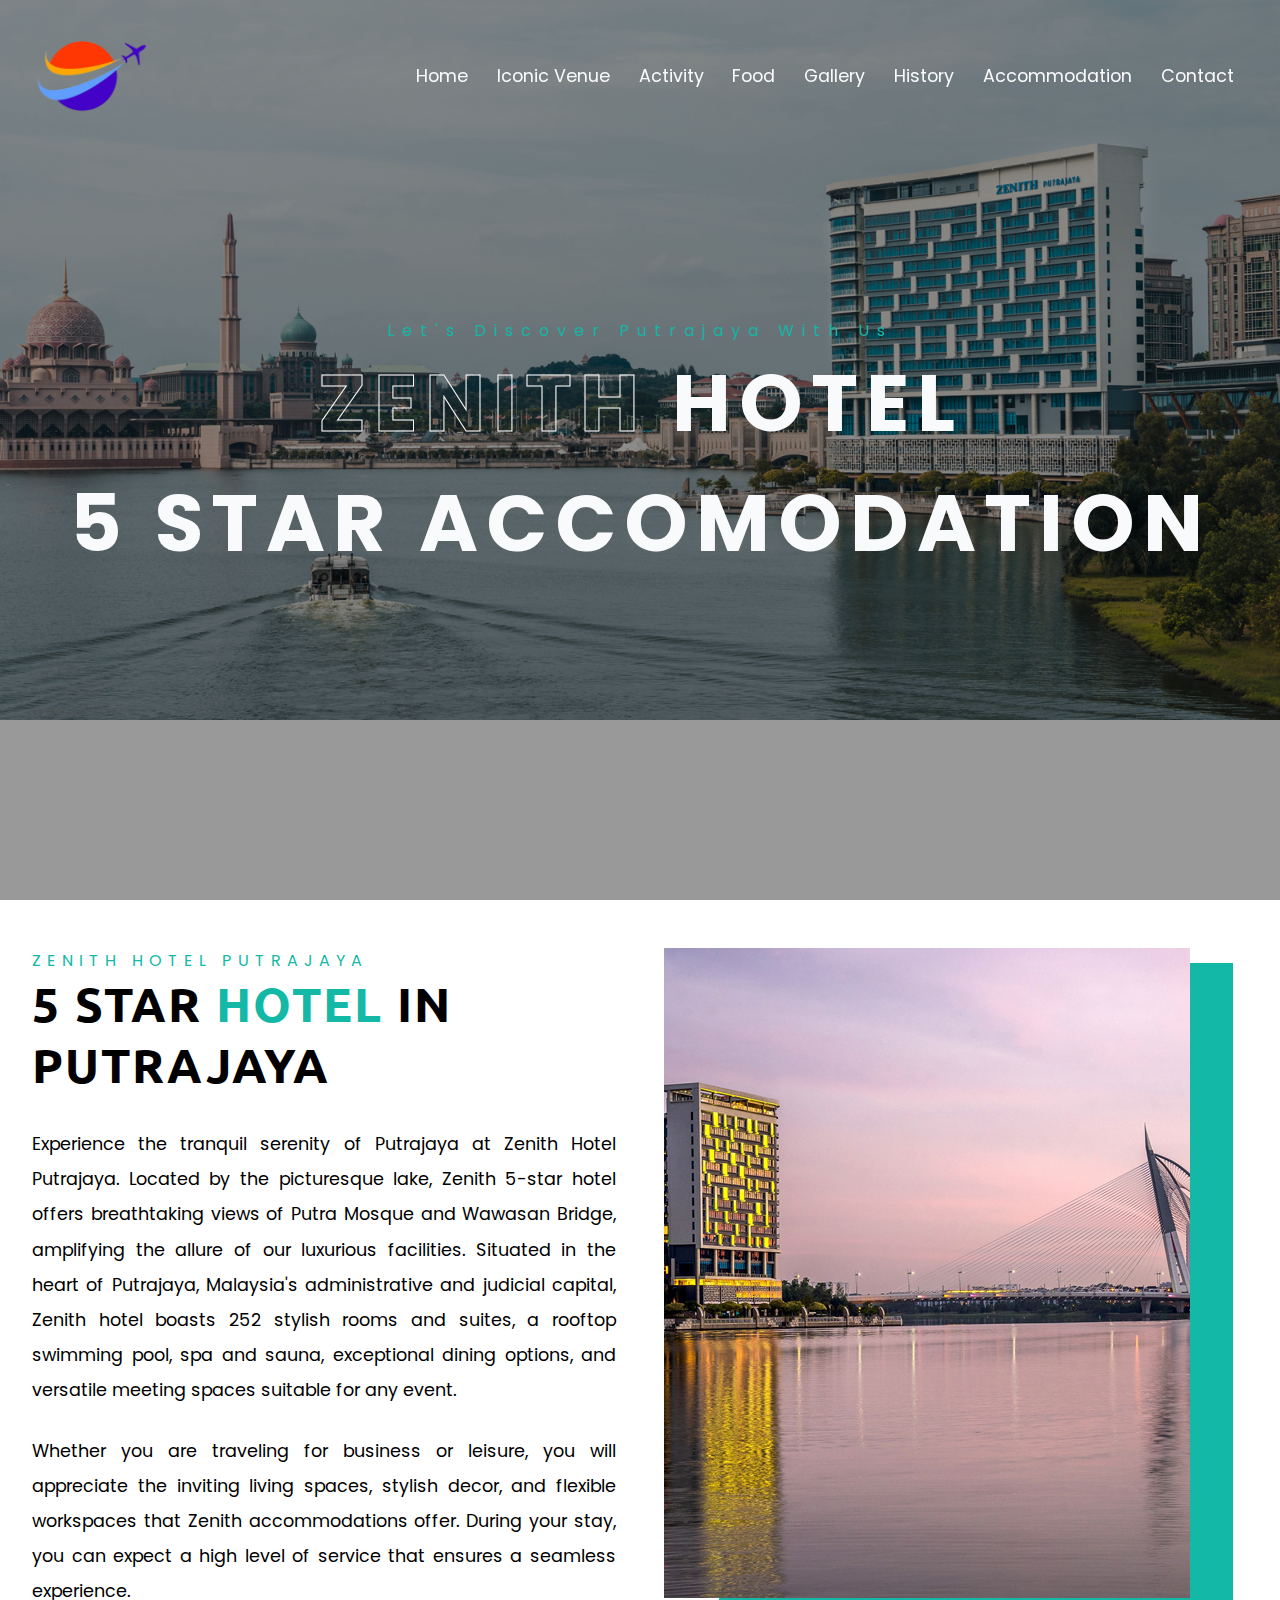
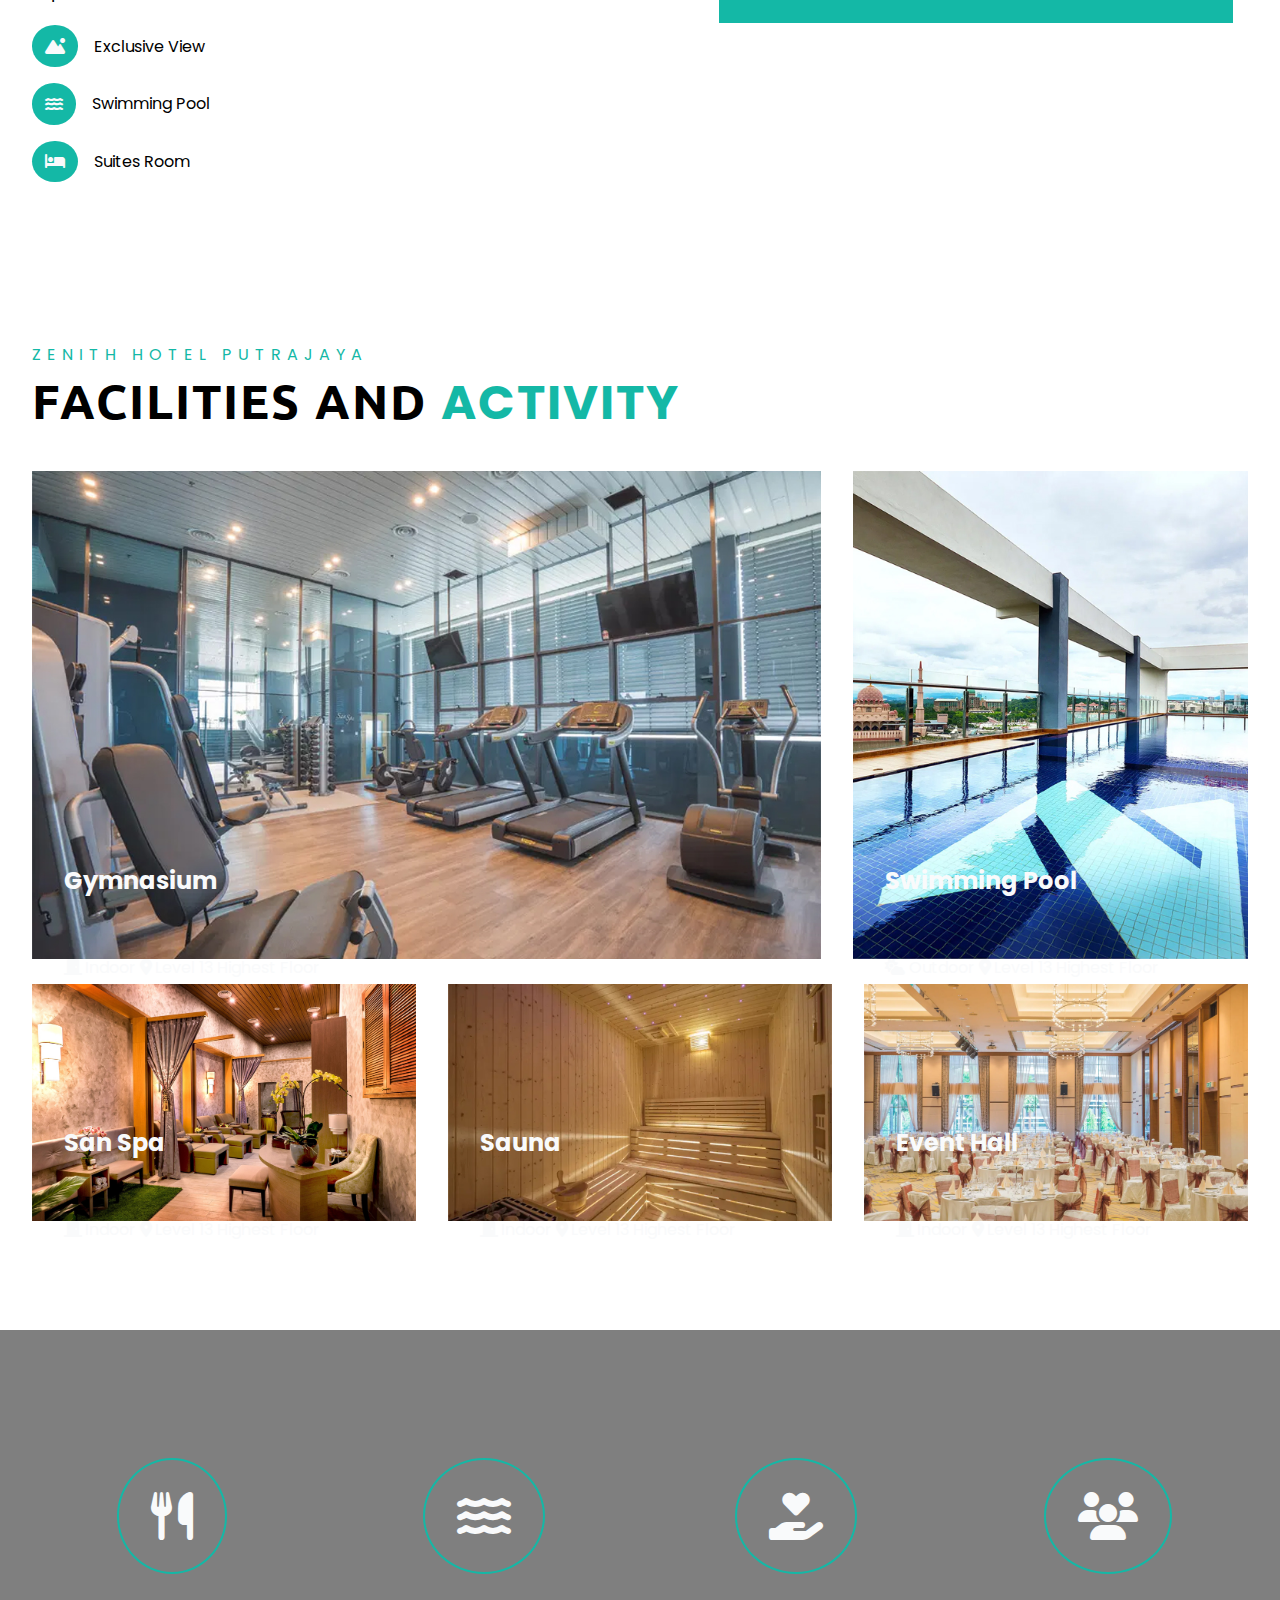
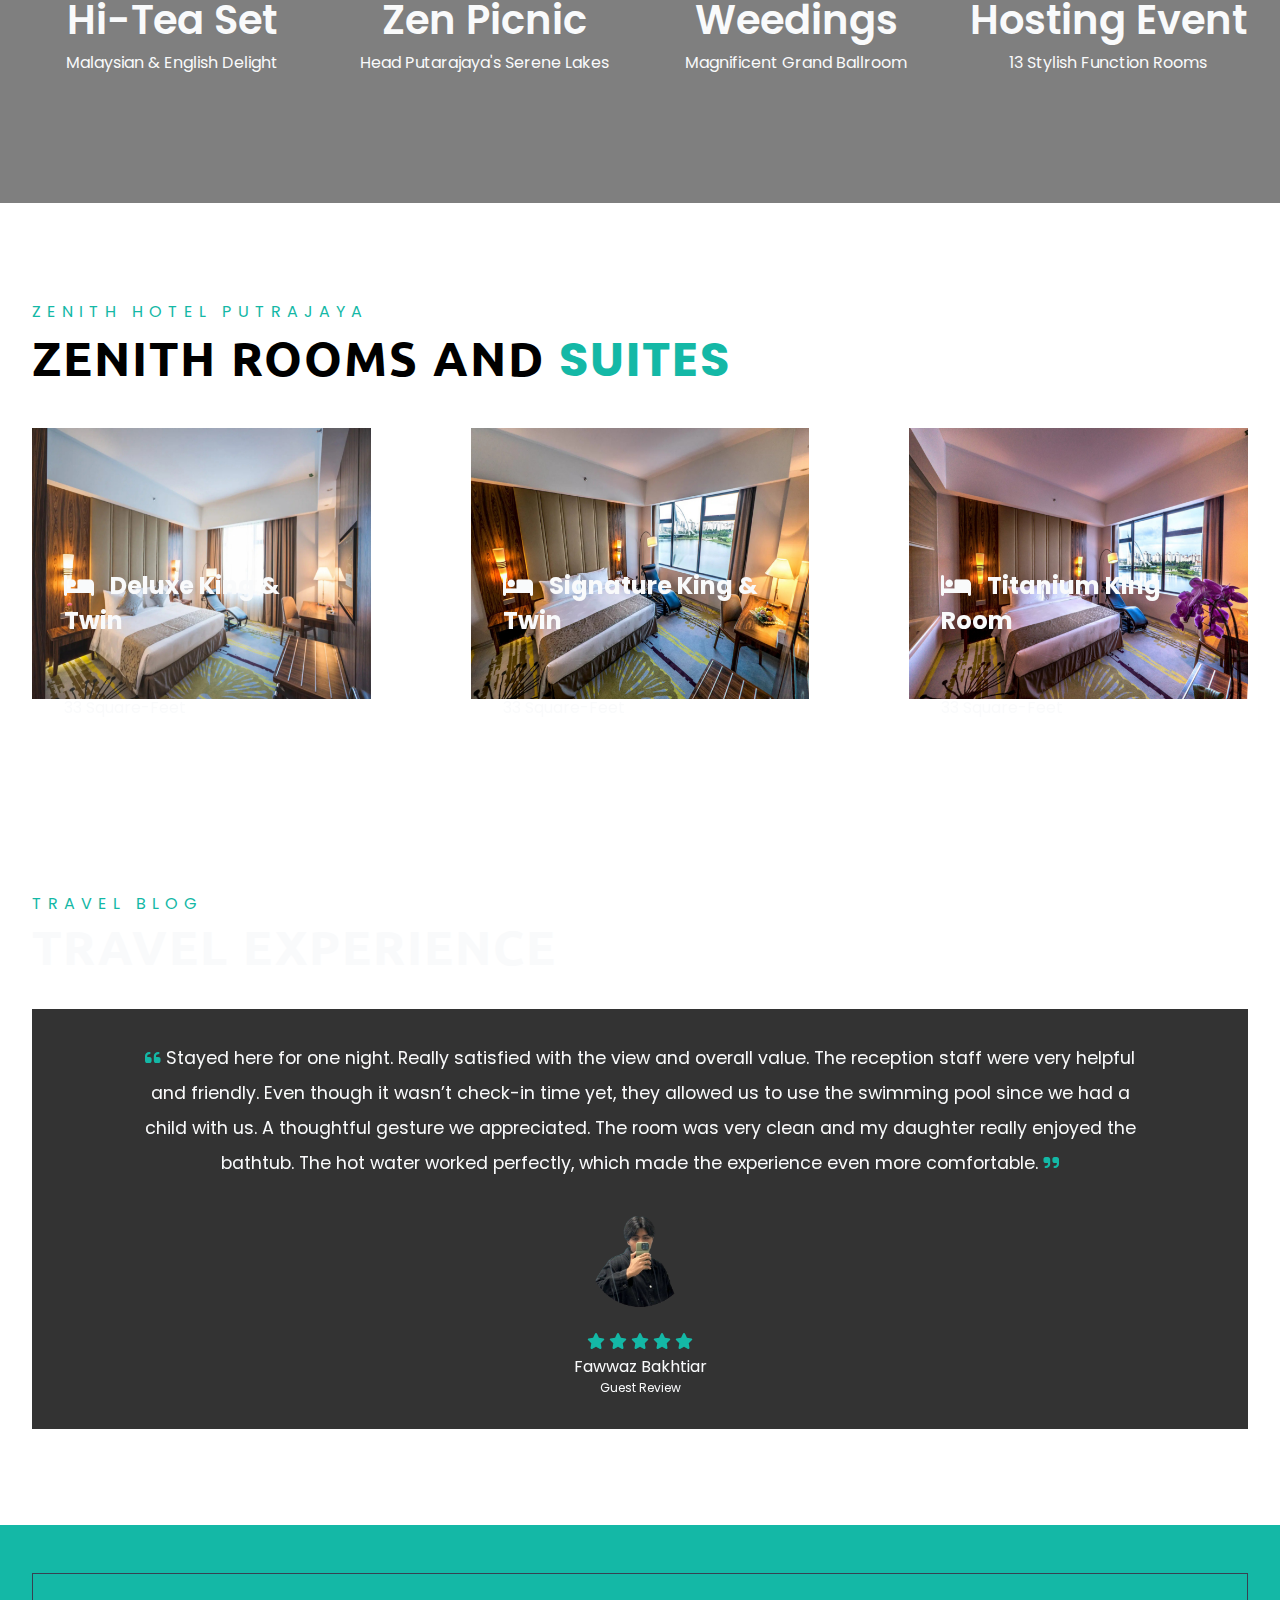
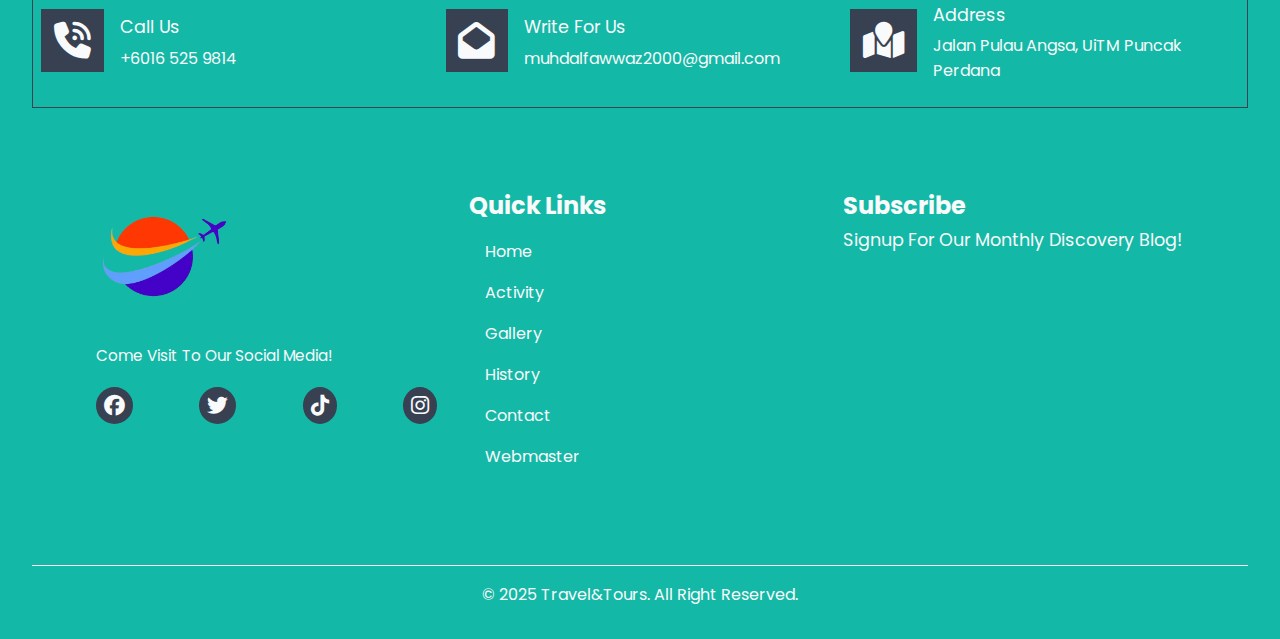
<file: accommodation.html>
<!DOCTYPE html>
<html lang="en">
<head>
    <meta charset="UTF-8">
    <meta name="viewport" content="width=device-width, initial-scale=1.0">
    <title>Hotel</title>
    <link rel="stylesheet" href="style.css">
    <link rel="stylesheet" href="https://cdnjs.cloudflare.com/ajax/libs/font-awesome/6.7.2/css/all.min.css" />
    <link rel="stylesheet" href="https://cdn.jsdelivr.net/npm/swiper@11/swiper-bundle.min.css" />
</head>
<body>

    <header>
        <div class="container">
            <nav>
                <div class="logo">
                    <img src="logo1.png" alt="">
                </div>
                <ul>
                    <li><a href="index.html">Home</a></li>
                    <li class="dropdown">
                        <a href="iconicvenue.html">Iconic Venue</a>
                        <ul class="dropdown-menu">
                            <li><a href="masjidputra.html">Putra Mosque</a></li>
                            <li><a href="pejabatpm.html">Perdana Putra</a></li>
                            <li><a href="dataranputra.html">Putra Square</a></li>
                        </ul>
                    </li>
                    <li class="dropdown">
                        <a href="Activity.html">Activity</a>
                        <ul class="dropdown-menu">
                            <li><a href="cruise.html">Cruise</a></li>
                            <li><a href="jogging.html">Jogging</a></li>
                        </ul>
                    </li>
                    <li><a href="food.html">Food</a></li>
                    <li><a href="gallery.html">Gallery</a></li>
                    <li><a href="history.html">History</a></li>
                    <li><a href="accommodation.html">Accommodation</a></li>
                    <li><a href="contact2.html">Contact</a></li>
                </ul>
            </nav> 
        </div>
    </header>

    <main>
        <div class="slider-container swiper">
            <div class="slide-content swiper-wrapper">
                <div class="overlay swiper-slide">
                    <div class="image-wrapper">
                        <img src="Zenith1.jpg" alt="">
                    </div>
                    <div class="img-overlay">
                        <p>Let's Discover Putrajaya With Us</p>
                        <h2><span>Zenith</span> Hotel</h2>
                        <h2>5 Star Accomodation</h2>
                    </div>
                </div>
                <div class="overlay swiper-slide">
                    <div class="image-wrapper">
                        <img src="Zenith2.jpg" alt="">
                    </div>
                    <div class="img-overlay">
                        <p>Let's Discover Putrajaya With Us</p>
                        <h2><span>Zenith</span> Hotel</h2>
                        <h2>5 Star Accomodation</h2>
                    </div>
                </div>
                <div class="overlay swiper-slide">
                    <div class="image-wrapper">
                        <img src="Zenith3.jpg" alt="">
                    </div>
                    <div class="img-overlay">
                        <p>Let's Discover Putrajaya With Us</p>
                        <h2><span>Zenith</span> Hotel</h2>
                        <h2>5 Star Accomodation</h2>
                    </div>
                </div>
            </div>
        </div>
    </main>

    <section id="about">
        <div class="container">
            <div class="about-content-wrapper">
                <div class="agency-left-side">
                    <p class="heading-normal-txt">ZENITH HOTEL PUTRAJAYA</p>
                    <h2 class="headings">
                        5 STAR <span>HOTEL</span> IN PUTRAJAYA
                    </h2>
                    <p class="lead">
                        Experience the tranquil serenity of Putrajaya at Zenith Hotel Putrajaya. Located by the picturesque lake, Zenith 5-star hotel offers breathtaking views of Putra Mosque and Wawasan Bridge, amplifying the allure of our luxurious facilities. Situated in the heart of Putrajaya, Malaysia's administrative and judicial capital, Zenith hotel boasts 252 stylish rooms and suites, a rooftop swimming pool, spa and sauna, exceptional dining options, and versatile meeting spaces suitable for any event.
                    </p>
                    <br>
                    <p class="lead">
                        Whether you are traveling for business or leisure, you will appreciate the inviting living spaces, stylish decor, and flexible workspaces that Zenith accommodations offer. During your stay, you can expect a high level of service that ensures a seamless experience.
                    </p>
                    <ul>
                        <li>
                            <div class="icons">
                                <i class="fa fa-mountain-sun"></i>
                                <p>Exclusive View</p>
                            </div>
                        </li>
                        <li>
                            <div class="icons">
                                <i class="fa fa-water"></i>
                                <p>Swimming Pool</p>
                            </div>
                        </li>
                        <li>
                            <div class="icons">
                                <i class="fa fa-bed"></i>
                                <p>Suites Room</p>
                            </div>
                        </li>
                    </ul>
                </div>
                <div class="agency-right-side">
                    <div class="img">
                        <img src="Zenith5.jpg" alt="">
                    </div>
                </div>
            </div>
        </div>
    </section>

    <section id="choose-place">
        <div class="container">
            <p class="heading-normal-txt">ZENITH HOTEL PUTRAJAYA</p>
            <h2 class="headings">FACILITIES AND <span>ACTIVITY</span></h2>
            <div class="choose-wrapper">
                <div class="img-left-side">
                    <div class="lg-img">
                        <img src="Gym.jpg" alt="">
                        <div class="img-content">
                            <h2>Gymnasium</h2>
                            <div class="hidden-content">
                                <span ><i class="fa fa-door-closed"></i>Indoor </span>
                                <span ><i class="fa fa-location-dot"></i>Level 13 Highest Floor </span>
                            </div>
                        </div>
                    </div>
                </div>
                <div class="img-right-side">
                    <div class="lg-img">
                        <img src="Pool.jpg" alt="">
                        <div class="img-content">
                            <h2>Swimming Pool</h2>
                            <div class="hidden-content">
                                <span ><i class="fa fa-cloud-sun"></i>Outdoor </span> 
                                <span ><i class="fa fa-location-dot"></i>Level 13 Highest Floor </span>
                            </div>
                        </div>
                    </div>
                </div>
            </div>

            <div class="row-wise-img">
                <div class="lg-img">
                        <img src="Spa.jpg" alt="">
                        <div class="img-content">
                            <h2>San Spa</h2>
                            <div class="hidden-content">
                                <span ><i class="fa fa-door-closed"></i>Indoor </span>
                                <span ><i class="fa fa-location-dot"></i>Level 13 Highest Floor </span>
                            </div>
                        </div>
                    </div>
                    <div class="lg-img">
                        <img src="Sauna.jpg" alt="">
                        <div class="img-content">
                            <h2>Sauna</h2>
                            <div class="hidden-content">
                                <span ><i class="fa fa-door-closed"></i>Indoor </span>
                                <span ><i class="fa fa-location-dot"></i>Level 13 Highest Floor </span>
                            </div>
                        </div>
                    </div>
                    <div class="lg-img">
                        <img src="Event.jpg" alt="">
                        <div class="img-content">
                            <h2>Event Hall</h2>
                            <div class="hidden-content">
                                <span ><i class="fa fa-door-closed"></i>Indoor </span>
                                <span ><i class="fa fa-location-dot"></i>Level 13 Highest Floor </span>
                            </div>
                        </div>
                    </div>
                </div>
            </div>
        </section>

        <section id="static-counter">
            <div class="container">
                <div class="static-wrapper">
                    <div class="static-icons">
                        <i class="fa fa-utensils"></i>
                        <p class="number">Hi-Tea Set</p>
                        <p class="txt">Malaysian & English Delight</p>
                    </div>
                    <div class="static-icons">
                        <i class="fa fa-water"></i>
                        <p class="number">Zen Picnic</p>
                        <p class="txt">Head Putarajaya's Serene Lakes</p>
                    </div>
                    <div class="static-icons">
                        <i class="fa fa-hand-holding-heart"></i>
                        <p class="number">Weedings</p>
                        <p class="txt">Magnificent Grand Ballroom</p>
                    </div>
                    <div class="static-icons">
                        <i class="fa fa-users"></i>
                        <p class="number">Hosting Event </p>
                        <p class="txt">13 Stylish Function Rooms</p>
                    </div>
                </div>
            </div>
        </section>

        <section id="top-destination">
            <div class="container">
                <p class="heading-normal-txt">ZENITH HOTEL PUTRAJAYA</p>
                <h2 class="headings">ZENITH ROOMS AND <span>SUITES</span></h2>
                <div class="top-destination-wrapper swiper2">
                    <div class="swiper-wrapper">
                        <div class="carousel swiper-slide">
                        <img src="Deluxe.jpg" alt="">
                        <div class="carousel-img-overlay">
                            <div class="img-content">
                                <h2><i class="fa fa-bed"></i>Deluxe King & Twin</h2>
                                <div class="hidden-content-carousel">
                                    <span>33 Square-Feet</span>
                                </div>
                            </div>
                        </div>
                        </div>
                        <div class="carousel swiper-slide">
                        <img src="Signature.jpg" alt="">
                        <div class="carousel-img-overlay">
                            <div class="img-content">
                                <h2><i class="fa fa-bed"></i>Signature King & Twin</h2>
                                <div class="hidden-content-carousel">
                                    <span>33 Square-Feet</span>
                                </div>
                            </div>
                        </div>
                        </div>
                        <div class="carousel swiper-slide">
                        <img src="Titanium.jpg" alt="">
                        <div class="carousel-img-overlay">
                            <div class="img-content">
                                <h2><i class="fa fa-bed"></i>Titanium King Room</h2>
                                <div class="hidden-content-carousel">
                                    <span>33 Square-Feet</span>
                                </div>
                            </div>
                        </div>
                        </div>
                        <div class="carousel swiper-slide">
                        <img src="Executive.jpg" alt="">
                        <div class="carousel-img-overlay">
                            <div class="img-content">
                                <h2><i class="fa fa-bed"></i>Executive Suites</h2>
                                <div class="hidden-content-carousel">
                                    <span>73 Square-Feet</span>
                                </div>
                            </div>
                        </div>
                        </div>
                        <div class="carousel swiper-slide">
                        <img src="ZenithSuits.jpg" alt="">
                        <div class="carousel-img-overlay">
                            <div class="img-content">
                                <h2><i class="fa fa-bed"></i>Zenith Suite</h2>
                                <div class="hidden-content-carousel">
                                    <span>75 Square-Feet</span>
                                </div>
                            </div>
                        </div>
                        </div>
                        <div class="carousel swiper-slide">
                        <img src="Presedential.jpg" alt="">
                        <div class="carousel-img-overlay">
                            <div class="img-content">
                                <h2><i class="fa fa-bed"></i>Presidential Suites</h2>
                                <div class="hidden-content-carousel">
                                    <span>80 Square-Feet</span>
                                </div>
                            </div>
                        </div>
                        </div>
                    </div>
                </div>
            </div>
        </section>

        <section id="testimonials">
            <div class="container">
                <p class="heading-normal-txt">TRAVEL BLOG</p>
                <h2 class="headings">TRAVEL EXPERIENCE</h2>
                <div class="testimonials-wrapper swiper3">
                    <div class="swiper-wrapper">
                        <div class="testimonials-content swiper-slide">
                            <p class="lead">
                                <i class="fa-solid fa-quote-left"></i>
                                Stayed here for one night. Really satisfied with the view and overall value. The reception staff were very helpful and friendly. Even though it wasn’t check-in time yet, they allowed us to use the swimming pool since we had a child with us. A thoughtful gesture we appreciated. The room was very clean and my daughter really enjoyed the bathtub. The hot water worked perfectly, which made the experience even more comfortable.
                                <i class="fa-solid fa-quote-right"></i>
                            </p>
                            <div class="test-img">
                                <img src="Fawwaz.jpg" alt="">
                            </div>
                            <div class="icons">
                                <i class="fa-solid fa-star"></i>
                                <i class="fa-solid fa-star"></i>
                                <i class="fa-solid fa-star"></i>
                                <i class="fa-solid fa-star"></i>
                                <i class="fa-solid fa-star"></i>
                                <p>Fawwaz Bakhtiar</p>
                                <p class="guest">Guest Review</p>
                            </div>
                        </div>
                        <div class="testimonials-content swiper-slide">
                            <p class="lead">
                                <i class="fa-solid fa-quote-left"></i>
                                Stayed at Zenith Hotel Putrajaya recently and overall had a pleasant experience. The reception team was courteous and welcoming, greeting guests with a smile. Bell service was also efficient and professional. The room was clean, comfortable, and well-maintained. For the price point, I’d say it was definitely good value for money.
                                <i class="fa-solid fa-quote-right"></i>
                            </p>
                            <div class="test-img">
                                <img src="Aiman.jpg" alt="">
                            </div>
                            <div class="icons">
                                <i class="fa-solid fa-star"></i>
                                <i class="fa-solid fa-star"></i>
                                <i class="fa-solid fa-star"></i>
                                <i class="fa-solid fa-star"></i>
                                <i class="fa-solid fa-star"></i>
                                <p>Aiman Jamil</p>
                                <p class="guest">Guest Review</p>
                            </div>
                        </div>
                        <div class="testimonials-content swiper-slide">
                            <p class="lead">
                                <i class="fa-solid fa-quote-left"></i>
                                first time coming to this hotel. last year i went to zenith kuantan for an event by unimalaya. but this time, under jupem. parking glad got a parking at p2. else need to park outside. they charged me rm15 for more than 4 hrs. anyhow i saw many ppl just park at the roadside je. grand hall ok not so hot. lighting is bit warm need to use 3000k color temp. without flash is ok. acceptable for me.
                                <i class="fa-solid fa-quote-right"></i>
                            </p>
                            <div class="test-img">
                                <img src="Adha.jpg" alt="">
                            </div>
                            <div class="icons">
                                <i class="fa-solid fa-star"></i>
                                <i class="fa-solid fa-star"></i>
                                <i class="fa-solid fa-star"></i>
                                <i class="fa-solid fa-star"></i>
                                <i class="fa-solid fa-star"></i>
                                <p>Aiman Adha</p>
                                <p class="guest">Guest Review</p>
                            </div>
                        </div>
                        <div class="testimonials-content swiper-slide">
                            <p class="lead">
                                <i class="fa-solid fa-quote-left"></i>
                                This hotel is located in a strategic location, which is in the administrative center in Malaysia. The hotel environment consists of administrative buildings. There is a beautiful lake and stunning views. The amenities provided are also good. However, for breakfast, it should be diversified according to the identity of this country.
                                <i class="fa-solid fa-quote-right"></i>
                            </p>
                            <div class="test-img">
                                <img src="Haziq.jpg" alt="">
                            </div>
                            <div class="icons">
                                <i class="fa-solid fa-star"></i>
                                <i class="fa-solid fa-star"></i>
                                <i class="fa-solid fa-star"></i>
                                <i class="fa-solid fa-star"></i>
                                <i class="fa-solid fa-star"></i>
                                <p>Mohd Haziq</p>
                                <p class="guest">Guest Review</p>
                            </div>
                        </div>
                    </div>
                </div>
            </div>
        </section>

        <footer id="footer">
            <div class="container">
                <div class="footer-content">
                    <div class="ft-content">
                        <div class="icon">
                            <i class="fa fa-phone-volume"></i>
                        </div>
                        <div class="content">
                            <p class="lead">Call Us</p>
                            <p>+6016 525 9814</p>
                        </div>
                    </div>
                    <div class="ft-content">
                        <div class="icon">
                            <i class="fa fa-envelope-open"></i>
                        </div>
                        <div class="content">
                            <p class="lead">Write For Us</p>
                            <p>muhdalfawwaz2000@gmail.com</p>
                        </div>
                    </div>
                    <div class="ft-content">
                        <div class="icon">
                            <i class="fa fa-map-location"></i>
                        </div>
                        <div class="content">
                            <p class="lead">Address</p>
                            <p>Jalan Pulau Angsa, UiTM Puncak Perdana</p>
                        </div>
                    </div>
                </div>

                <div class="footer-wrapper">
                    <div class="about">
                        <div class="img-logo">
                            <img src="logo1.png" alt="">
                        </div>
                        <p class="lead">
                            Come Visit To Our Social Media!
                        </p>
                        <div class="social-icons">
                            <i class="fa-brands fa-facebook"></i>
                            <i class="fa-brands fa-twitter"></i>
                            <i class="fa-brands fa-tiktok"></i>
                            <i class="fa-brands fa-instagram"></i>
                        </div>
                    </div>
                    <div class="links">
                        <h2>Quick Links</h2>
                        <ul>
                            <li><a href="index.html">Home</a></li>
                            <li><a href="Activity.html">Activity</a></li>
                            <li><a href="gallery.html">Gallery</a></li>
                            <li><a href="history.html">History</a></li>
                            <li><a href="contact2.html">Contact</a></li>
                            <li><a href="webmaster.html">Webmaster</a></li>
                        </ul>
                    </div>
                    <div class="subscribe">
                        <h2>Subscribe</h2>
                        <p class="lead">
                            Signup For Our Monthly Discovery Blog!
                        </p>
                    </div>
                </div>
                <div class="footer">
                    <p>&copy; 2025 Travel&Tours. All Right Reserved.</p>
                </div>
            </div>
        </footer>


    <script src="https://cdn.jsdelivr.net/npm/swiper@11/swiper-bundle.min.js"></script>
    <script src="swiper.js"></script>
<script>
    document.addEventListener("DOMContentLoaded", function () {
        // Your JavaScript goes here

        window.addEventListener("scroll", function() {
            const header = document.querySelector("header");
            console.log("scrolling"); // test: this will now show in console
            if (window.scrollY > 50) {
                header.classList.add("scrolled");
            } else {
                header.classList.remove("scrolled");
            }
        });

    });
</script>

</body>
</html>
</file>
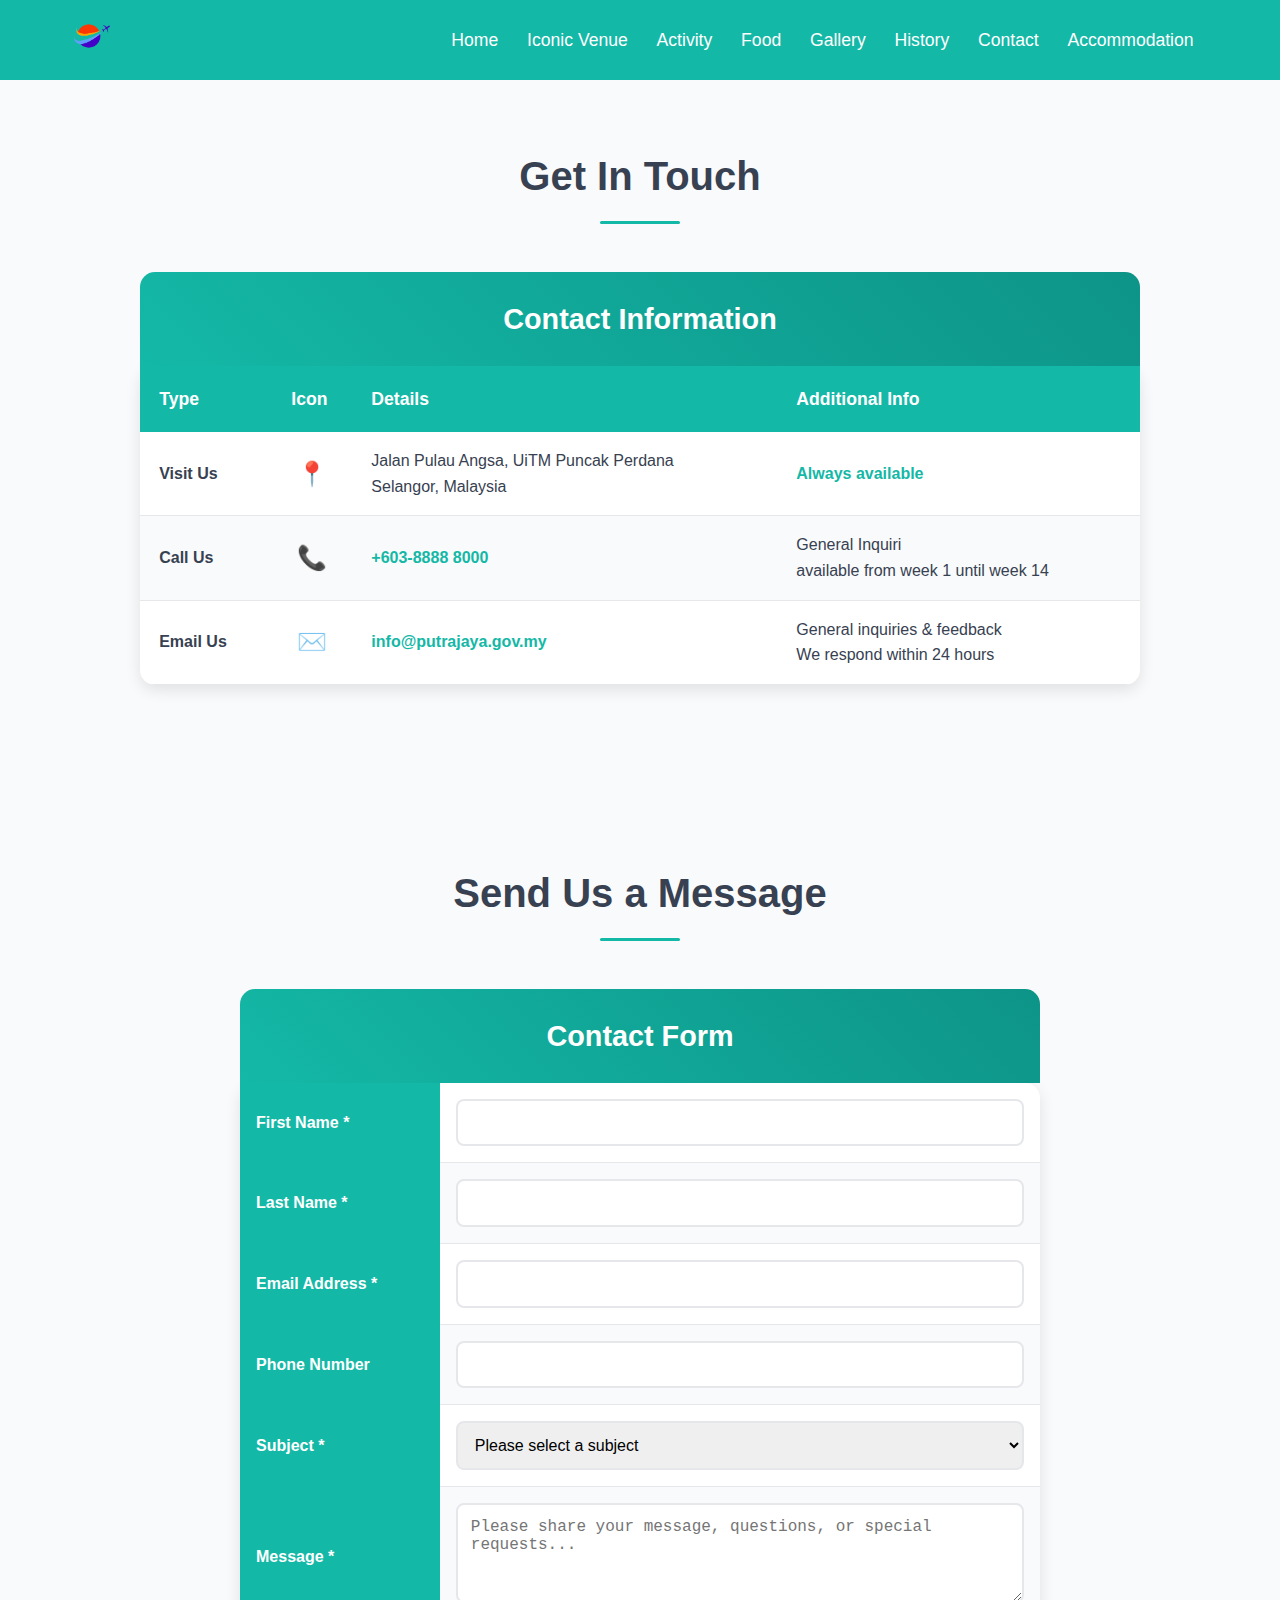
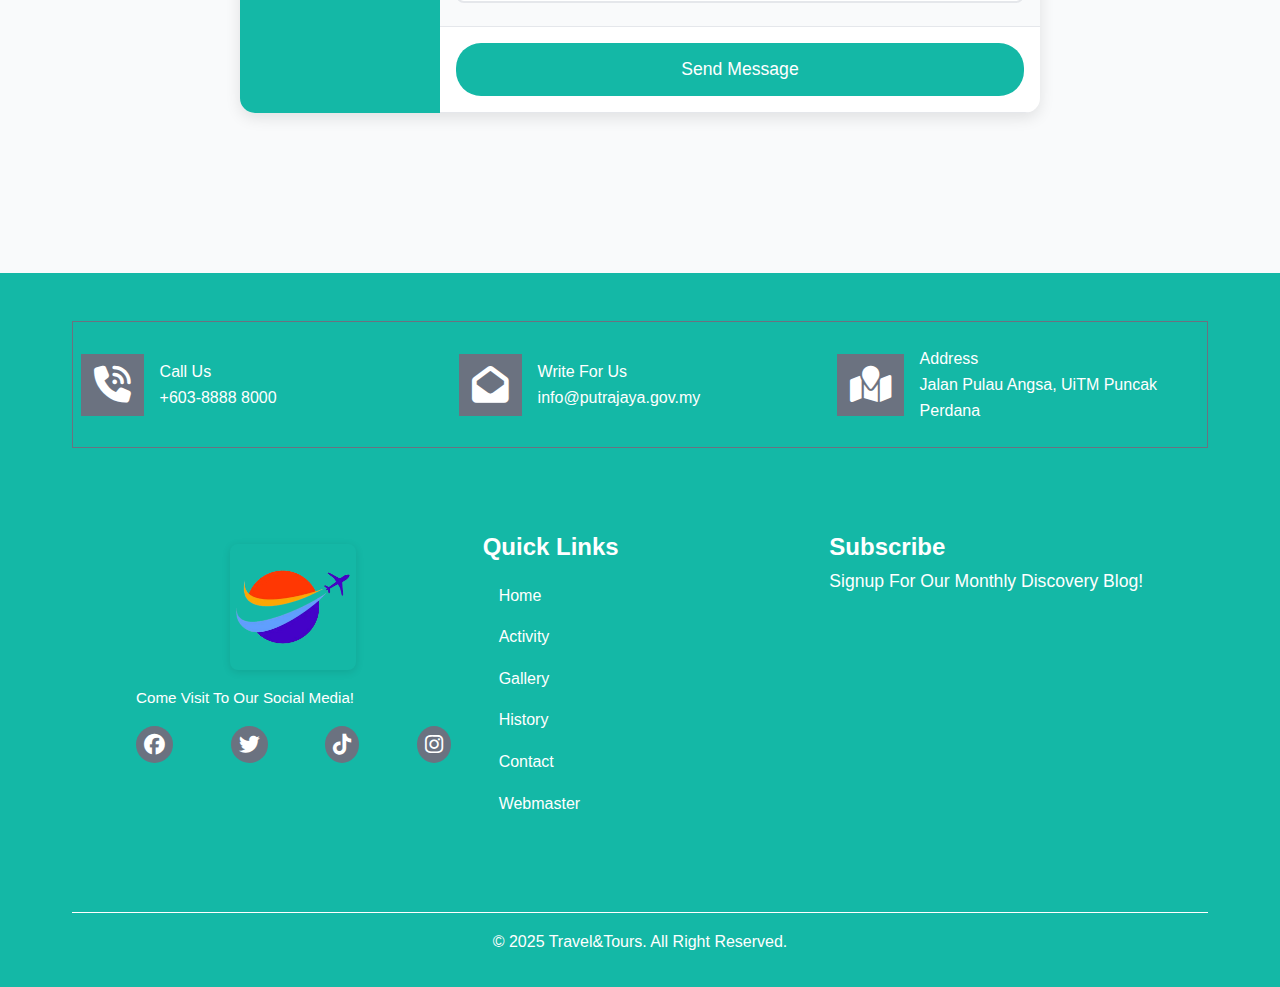
<file: contact2.html>
<!DOCTYPE html>
<html lang="en">
<head>
    <meta charset="UTF-8">
    <meta name="viewport" content="width=device-width, initial-scale=1.0">
    <title>Contact Us - Delicious Bites</title>
    <link rel="stylesheet" href="contact2.css">
    <link rel="stylesheet" href="https://cdnjs.cloudflare.com/ajax/libs/font-awesome/6.7.2/css/all.min.css" />
</head>
<body>
   
<header class="header">
        <div class="container">
            
            <div class="logo">
         
                <img src="logo1.png" alt="Logo" class="logo-image">
               
                <div class="logo-placeholder" style="display: none;">P1</div>
            </div>
            
            <nav class="navigation">
                <ul>
                    <li><a href="index.html">Home</a></li>
                    <li class="dropdown">
                        <a href="iconicvenue.html">Iconic Venue</a>
                        <div class="dropdown-content">
                            <a href="masjidputra.html">Putra Mosque</a>
                            <a href="pejabatpm.html">Perdana Putra</a>
                            <a href="dataranputra.html">Putra Square</a>
                        </div>
                    </li>
                    <li class="dropdown">
                        <a href="Activity.html">Activity</a>
                        <div class="dropdown-content">
                            <a href="cruise.html">Cruise</a>
                            <a href="jogging.html">Jogging</a>
                        </div>
                    </li>
                    <li><a href="food.html">Food</a></li>
                    <li><a href="gallery.html">Gallery</a></li>
                    <li><a href="history.html">History</a></li>
                    <li><a href="contact2.html">Contact</a></li>
                    <li><a href="accommodation.html">Accommodation</a></li>
                </ul>
            </nav>
        </div>
    </header>


    

    
    <section class="section" id="contact">
        <h2 class="section-title">Get In Touch</h2>
        
        <div class="table-container">
            <table class="contact-table">
                <caption>Contact Information</caption>
                <thead>
                    <tr>
                        <th>Type</th>
                        <th>Icon</th>
                        <th>Details</th>
                        <th>Additional Info</th>
                    </tr>
                </thead>
                <tbody>
                    <tr>
                        <td><strong>Visit Us</strong></td>
                        <td class="icon-cell">📍</td>
                        <td>
                            Jalan Pulau Angsa, UiTM Puncak Perdana<br>
                            Selangor, Malaysia
                        </td>
                        <td class="highlight">Always available</td>
                    </tr>
                    <tr>
                        <td><strong>Call Us</strong></td>
                        <td class="icon-cell">📞</td>
                        <td class="highlight">+603-8888 8000</td>
                        <td>
                             General Inquiri<br>
                           available from week 1 until week 14
                        </td>
                    </tr>
                    <tr>
                        <td><strong>Email Us</strong></td>
                        <td class="icon-cell">✉️</td>
                        <td class="highlight">info@putrajaya.gov.my</td>
                        <td>
                            General inquiries & feedback<br>
                            We respond within 24 hours
                        </td>
                    </tr>
                </tbody>
            </table>

           
            </table>
        </div>
    </section>

    
    <section class="section">
        <h2 class="section-title">Send Us a Message</h2>
        
        <div class="table-container">
            <form id="contactForm">
                <table class="form-table">
                    <caption>Contact Form</caption>
                    <tbody>
                        <tr>
                            <th><label for="firstName">First Name *</label></th>
                            <td><input type="text" id="firstName" name="firstName" required></td>
                        </tr>
                        <tr>
                            <th><label for="lastName">Last Name *</label></th>
                            <td><input type="text" id="lastName" name="lastName" required></td>
                        </tr>
                        <tr>
                            <th><label for="email">Email Address *</label></th>
                            <td><input type="email" id="email" name="email" required></td>
                        </tr>
                        <tr>
                            <th><label for="phone">Phone Number</label></th>
                            <td><input type="tel" id="phone" name="phone"></td>
                        </tr>
                        <tr>
                            <th><label for="subject">Subject *</label></th>
                            <td>
                                <select id="subject" name="subject" required>
                                    <option value="">Please select a subject</option>
                                    <option value="reservation">Table Reservation</option>
                                    <option value="catering">Catering Services</option>
                                    <option value="feedback">Feedback & Reviews</option>
                                    <option value="general">General Inquiry</option>
                                    <option value="complaint">Complaint</option>
                                    <option value="other">Other</option>
                                </select>
                            </td>
                        </tr>
                        <tr>
                            <th><label for="message">Message *</label></th>
                            <td><textarea id="message" name="message" placeholder="Please share your message, questions, or special requests..." required></textarea></td>
                        </tr>
                        <tr>
                            <th></th>
                            <td><button type="submit" class="submit-btn">Send Message</button></td>
                        </tr>
                    </tbody>
                </table>
            </form>
        </div>
    </section>

  

    
    <footer id="footer">
            <div class="container">
                <div class="footer-content">
                    <div class="ft-content">
                        <div class="icon">
                            <i class="fa fa-phone-volume"></i>
                        </div>
                        <div class="content">
                            <p class="lead">Call Us</p>
                            <p>+603-8888 8000</p>
                        </div>
                    </div>
                    <div class="ft-content">
                        <div class="icon">
                            <i class="fa fa-envelope-open"></i>
                        </div>
                        <div class="content">
                            <p class="lead">Write For Us</p>
                            <p>info@putrajaya.gov.my</p>
                        </div>
                    </div>
                    <div class="ft-content">
                        <div class="icon">
                            <i class="fa fa-map-location"></i>
                        </div>
                        <div class="content">
                            <p class="lead">Address</p>
                            <p>Jalan Pulau Angsa, UiTM Puncak Perdana</p>
                        </div>
                    </div>
                </div>

                <div class="footer-wrapper">
                    <div class="about">
                        <div class="img-logo">
                            <img src="logo1.png" alt="">
                        </div>
                        <p class="lead">
                            Come Visit To Our Social Media!
                        </p>
                        <div class="social-icons">
                            <i class="fa-brands fa-facebook"></i>
                            <i class="fa-brands fa-twitter"></i>
                            <i class="fa-brands fa-tiktok"></i>
                            <i class="fa-brands fa-instagram"></i>
                        </div>
                    </div>
                    <div class="links">
                        <h2>Quick Links</h2>
                        <ul>
                            <li><a href="index.html">Home</a></li>
                            <li><a href="Activity.html">Activity</a></li>
                            <li><a href="gallery.html">Gallery</a></li>
                            <li><a href="history.html">History</a></li>
                            <li><a href="contact2.html">Contact</a></li>
                            <li><a href="webmaster.html">Webmaster</a></li>
                        </ul>
                    </div>
                    <div class="subscribe">
                        <h2>Subscribe</h2>
                        <p class="lead">
                            Signup For Our Monthly Discovery Blog!
                        </p>
                    </div>
                </div>
                <div class="footer">
                    <p>&copy; 2025 Travel&Tours. All Right Reserved.</p>
                </div>
            </div>
        </footer>

    <script>
        document.getElementById('contactForm').addEventListener('submit', function(e) {
            e.preventDefault();
            alert('Thank you for your message! We will get back to you soon.');
        });
    </script>
</body>
</html>
</file>
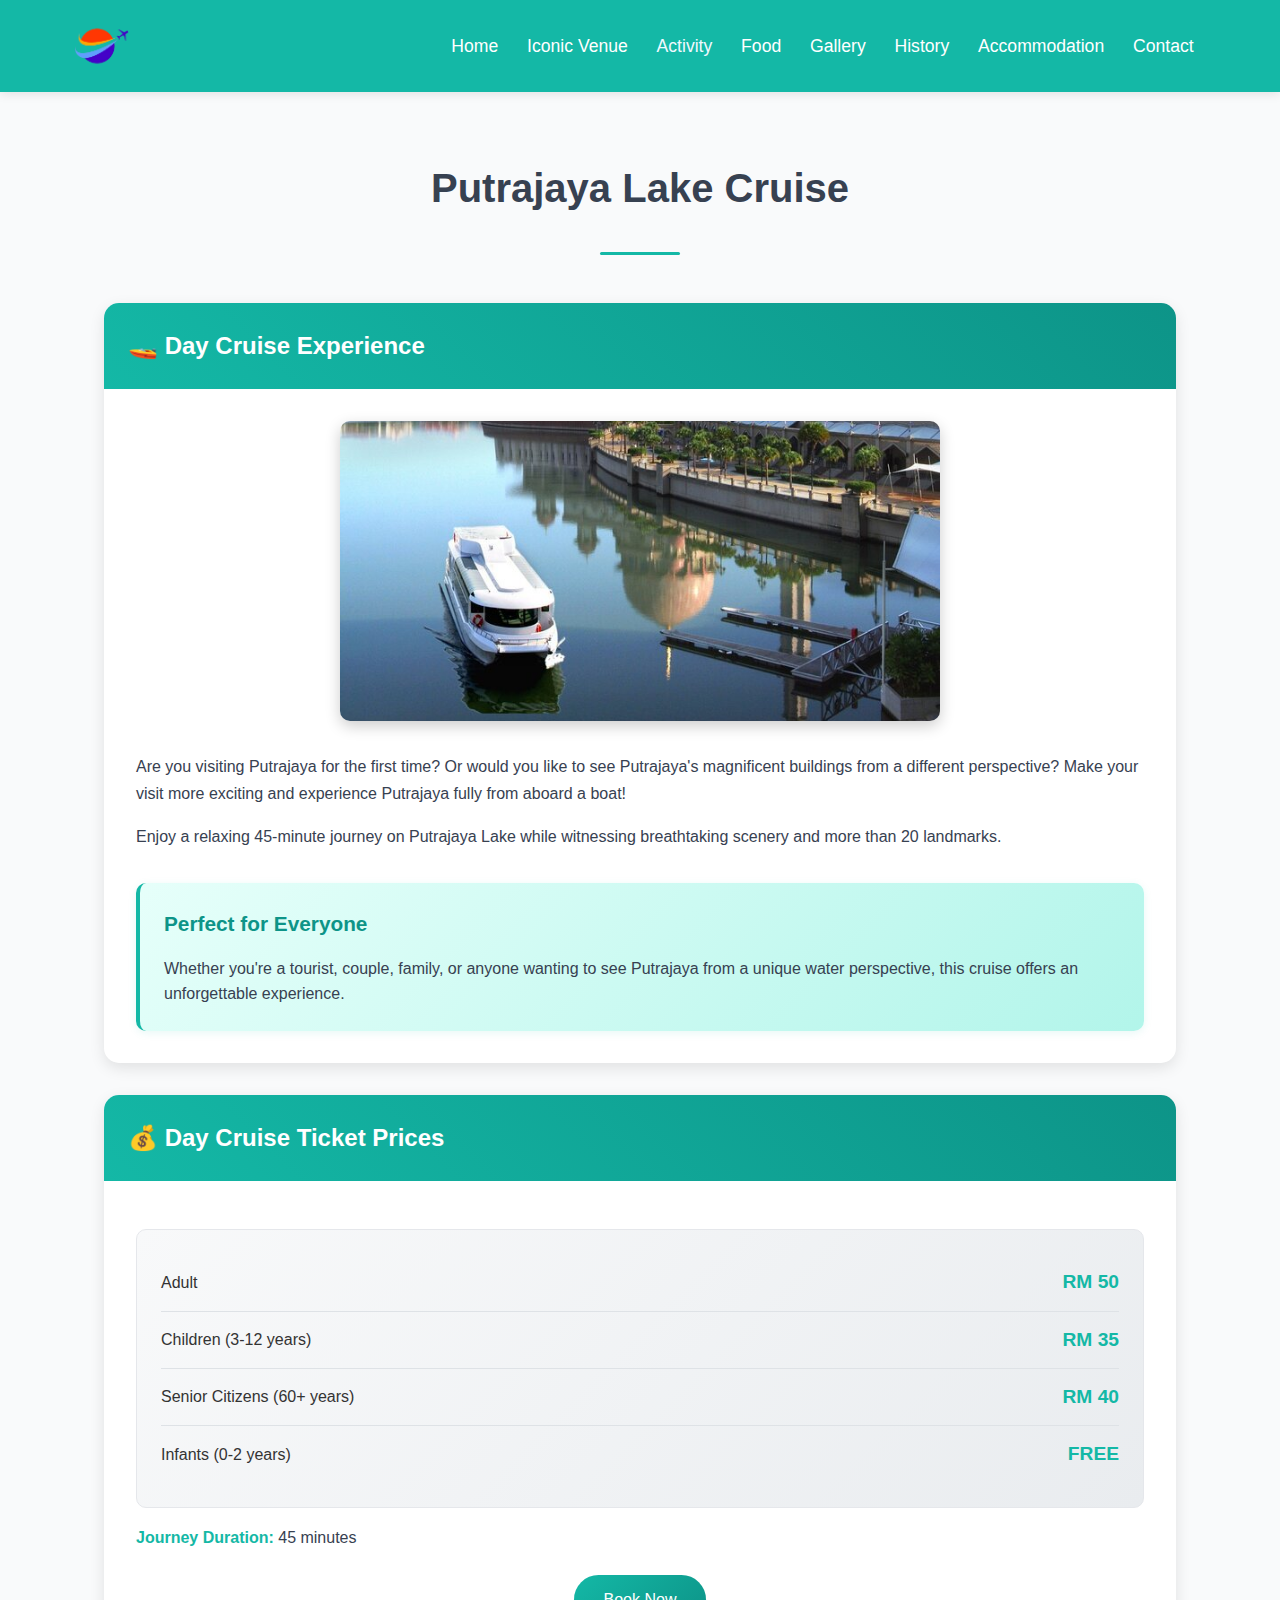
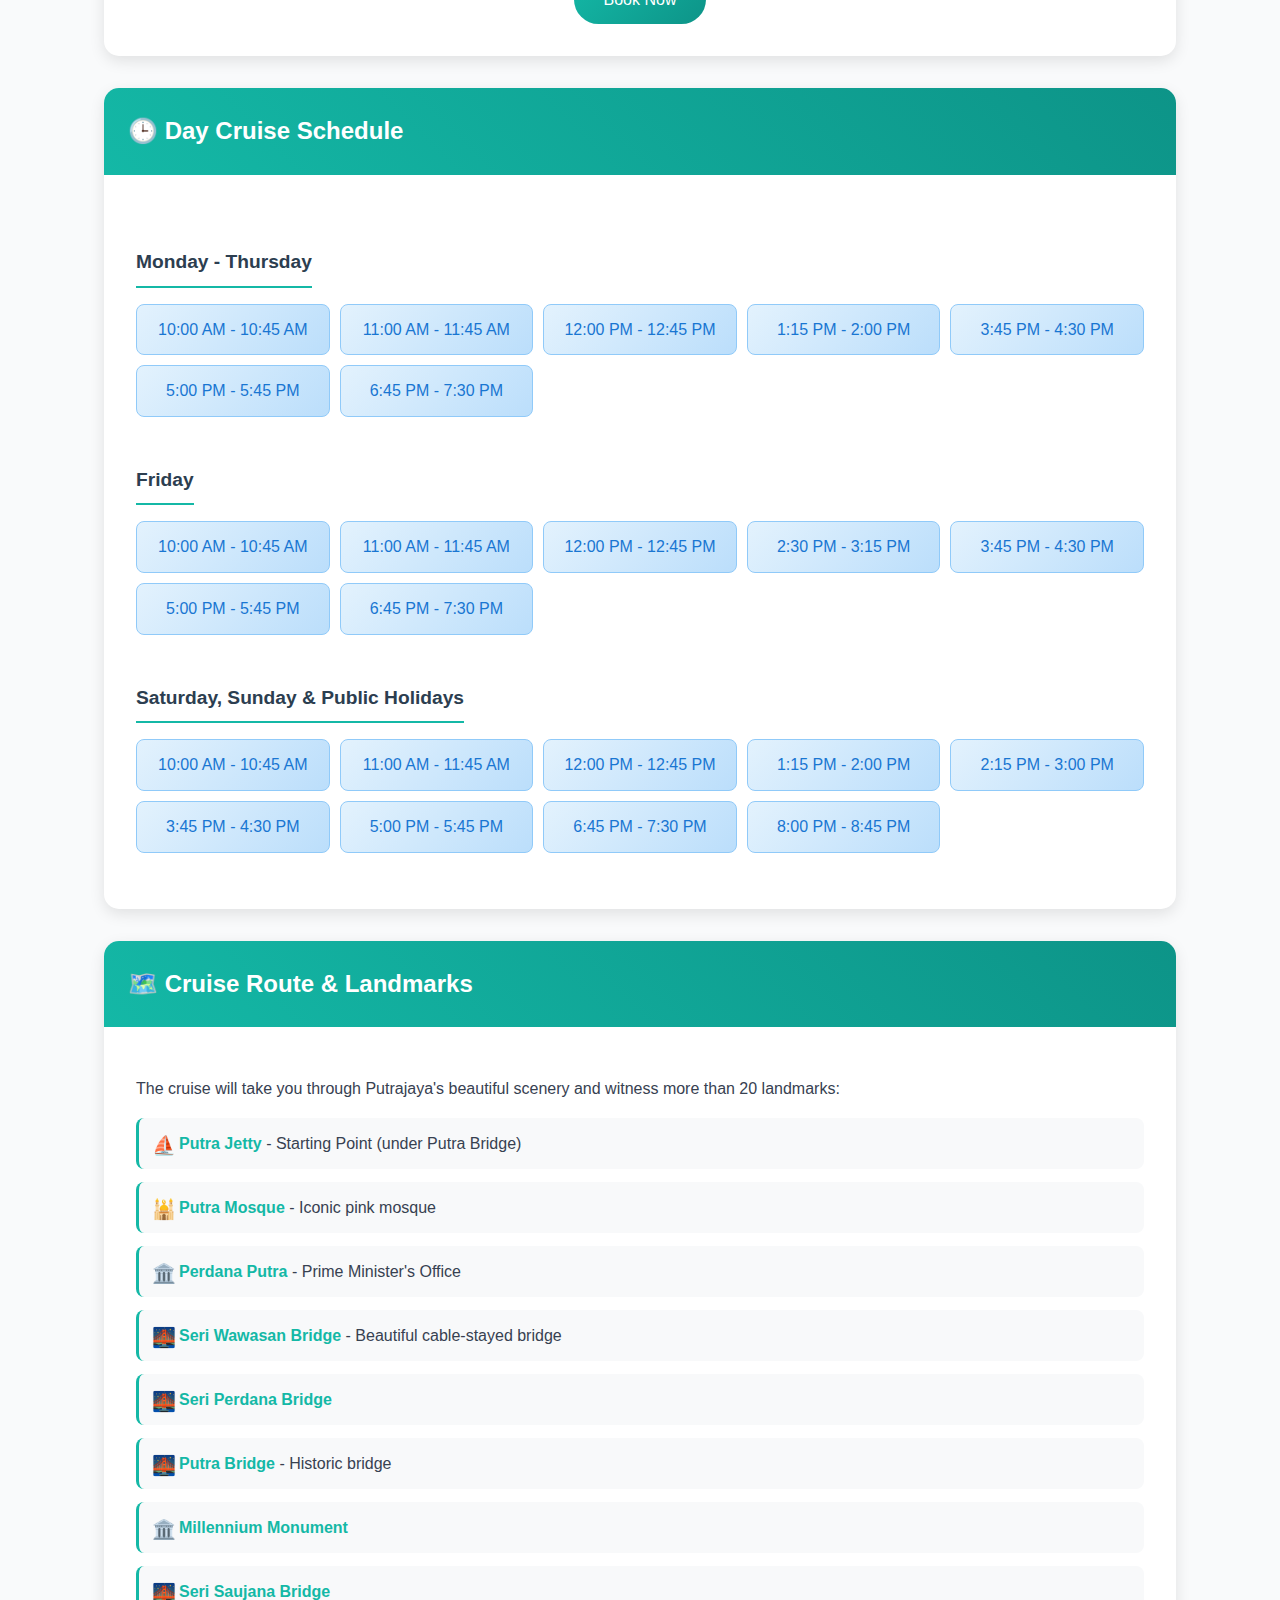
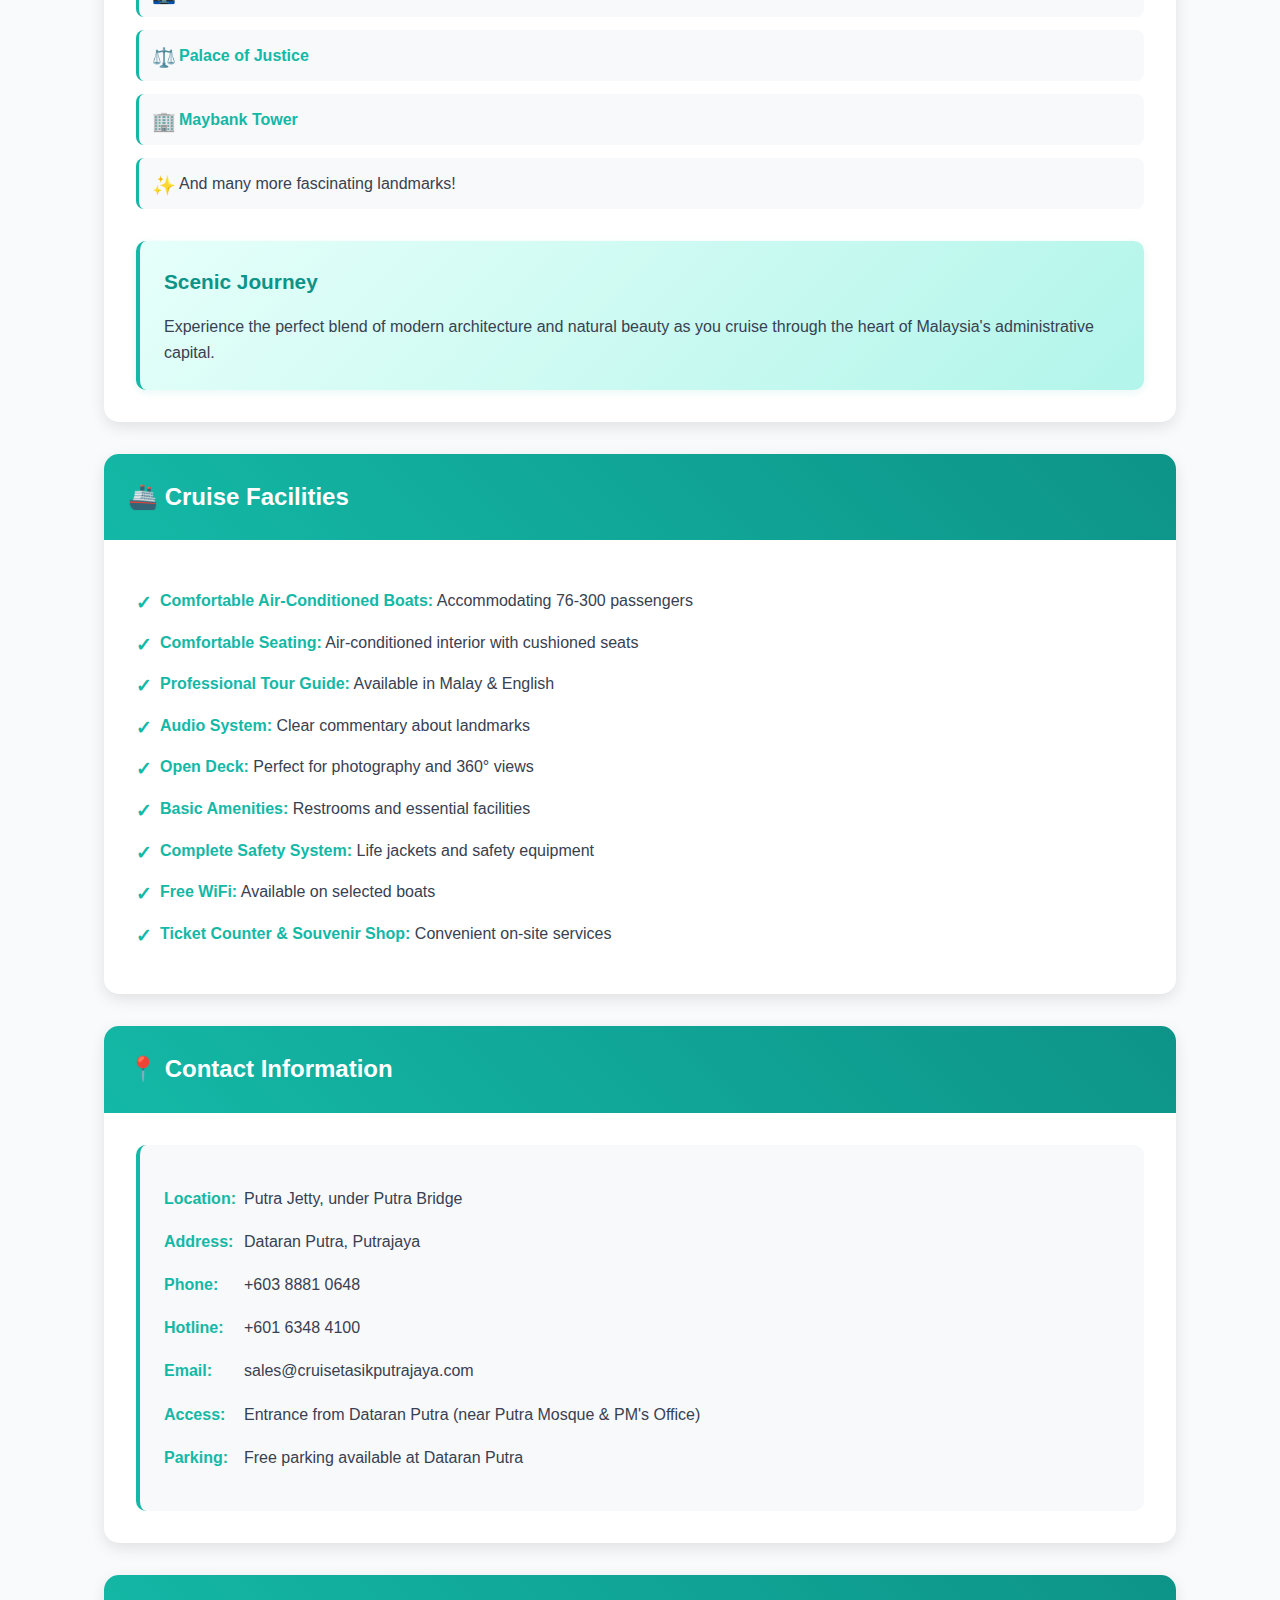
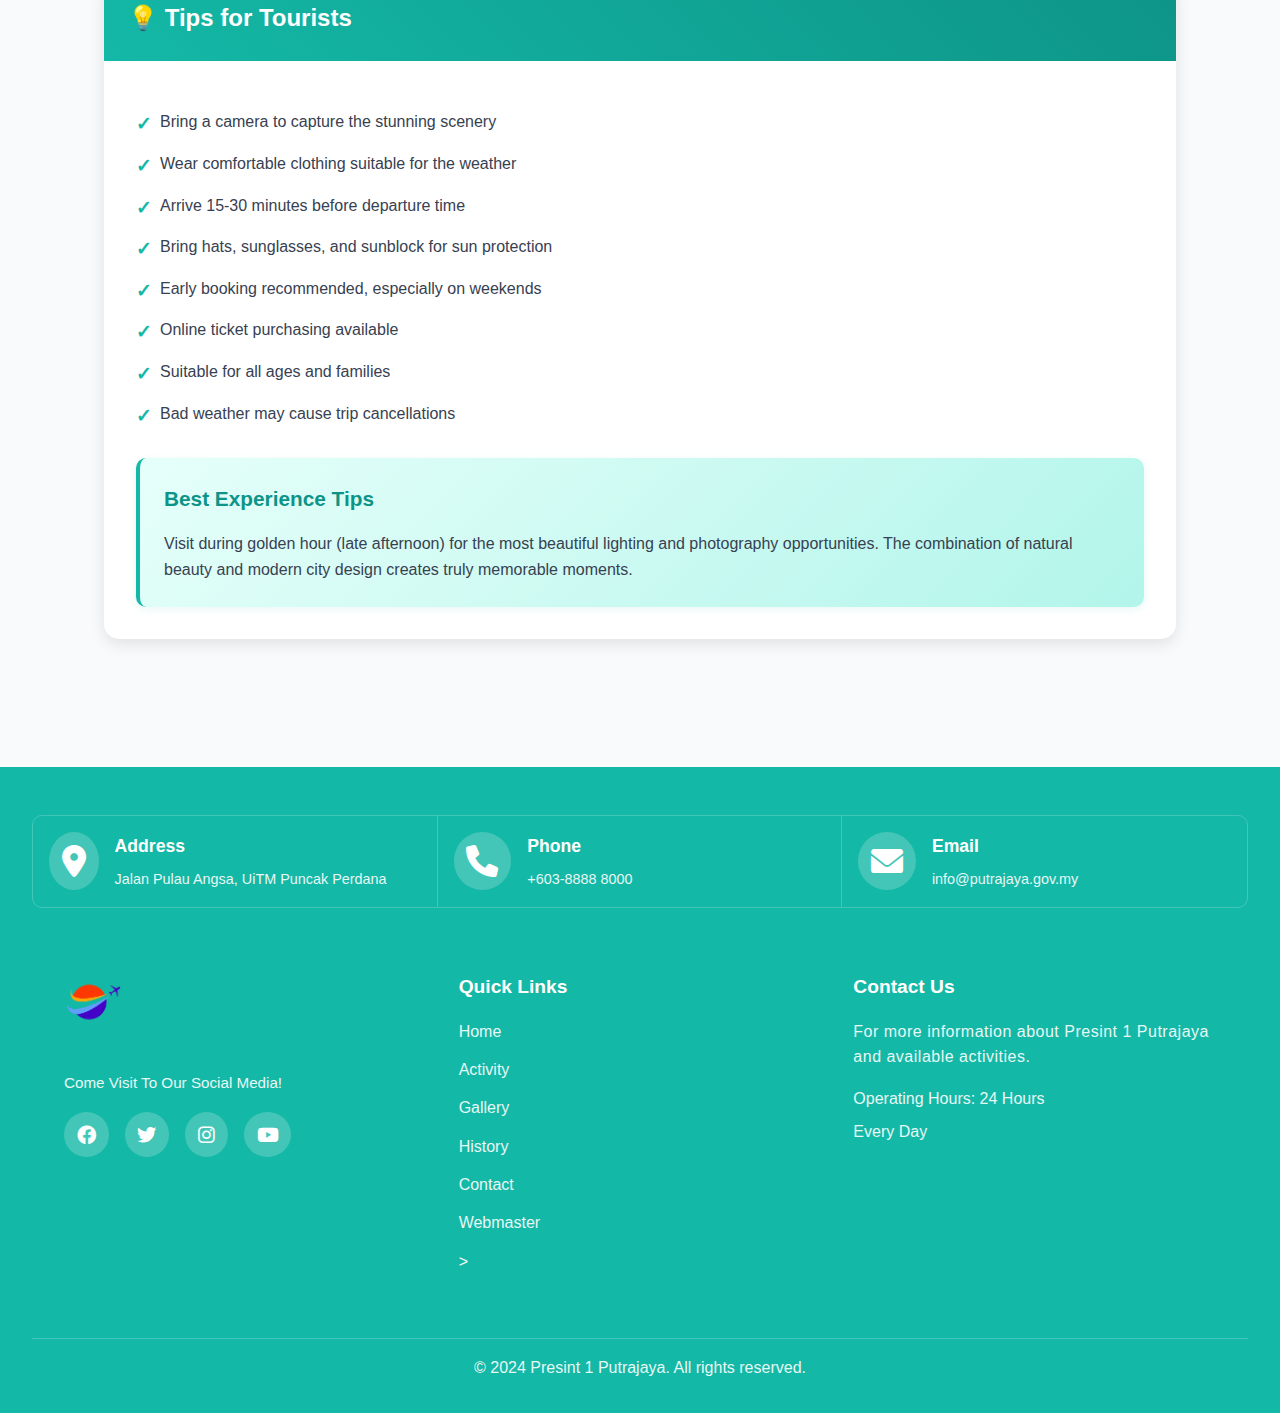
<file: cruise.html>
<!DOCTYPE html>
<html lang="en">
<head>
    <meta charset="UTF-8">
    <meta name="viewport" content="width=device-width, initial-scale=1.0">
    <title>Cruise - Presint 1 Putrajaya</title>
    <link rel="stylesheet" href="cruise.css">
    <link rel="stylesheet" href="https://cdnjs.cloudflare.com/ajax/libs/font-awesome/6.0.0/css/all.min.css">
</head>
<body>

    <header class="header">
        <div class="container">
   
            <div class="logo">
           
                <img src="logo1.png" alt="Logo" class="logo-image">
             
                <div class="logo-placeholder" style="display: none;">P1</div>
            </div>
            
            <nav class="navigation">
                <ul>
                    <li><a href="index.html">Home</a></li>
                    <li class="dropdown">
                        <a href="iconicvenue.html">Iconic Venue</a>
                        <div class="dropdown-content">
                            <a href="masjidputra.html">Putra Mosque</a>
                            <a href="pejabatpm.html">Perdana Putra</a>
                            <a href="dataranputra.html">Putra Square</a>
                        </div>
                    </li>
                    <li class="dropdown">
                        <a href="Activity.html" class="active">Activity</a>
                        <div class="dropdown-content">
                            <a href="cruise.html">Cruise</a>
                            <a href="jogging.html">Jogging</a>
                        </div>
                    </li>
                    <li><a href="food.html">Food</a></li>
                    <li><a href="gallery.html">Gallery</a></li>
                    <li><a href="history.html">History</a></li>
                    <li><a href="accommodation.html">Accommodation</a></li>
                    <li><a href="contact2.html">Contact</a></li>
                </ul>
            </nav>
        </div>
    </header>


    <main class="main-content">
        <div class="container">
            <h1 class="page-title">Putrajaya Lake Cruise</h1>
            <div class="title-line"></div>
            
            <div class="history-grid">
       
                <div class="history-card">
                    <h3>🚤 Day Cruise Experience</h3>
                    <div class="history-content">
                        
                        <div class="cruise-main-image">
                            <img src="cruise-boat.png" alt="Putrajaya Lake Cruise Experience">
                        </div>
                        
                        <p>Are you visiting Putrajaya for the first time? Or would you like to see Putrajaya's magnificent buildings from a different perspective? Make your visit more exciting and experience Putrajaya fully from aboard a boat!</p>
                        <p>Enjoy a relaxing 45-minute journey on Putrajaya Lake while witnessing breathtaking scenery and more than 20 landmarks.</p>
                        
                        <div class="highlight-box">
                            <h4>Perfect for Everyone</h4>
                            <p>Whether you're a tourist, couple, family, or anyone wanting to see Putrajaya from a unique water perspective, this cruise offers an unforgettable experience.</p>
                        </div>
                    </div>
                </div>

               
                <div class="history-card">
                    <h3>💰 Day Cruise Ticket Prices</h3>
                    <div class="history-content">
                        <div class="price-section">
                            <div class="price-item">
                                <span class="price-category">Adult</span>
                                <span class="price-amount">RM 50</span>
                            </div>
                            <div class="price-item">
                                <span class="price-category">Children (3-12 years)</span>
                                <span class="price-amount">RM 35</span>
                            </div>
                            <div class="price-item">
                                <span class="price-category">Senior Citizens (60+ years)</span>
                                <span class="price-amount">RM 40</span>
                            </div>
                            <div class="price-item">
                                <span class="price-category">Infants (0-2 years)</span>
                                <span class="price-amount">FREE</span>
                            </div>
                        </div>
                        <p><strong>Journey Duration:</strong> 45 minutes</p>
                        <div class="btn-container">
                            <a href="#" class="btn-primary">Book Now</a>
                        </div>
                    </div>
                </div>

              
                <div class="history-card">
                    <h3>🕒 Day Cruise Schedule</h3>
                    <div class="history-content">
                        
                        <div class="schedule-section">
                            <h4>Monday - Thursday</h4>
                            <div class="schedule-grid">
                                <div class="time-slot">10:00 AM - 10:45 AM</div>
                                <div class="time-slot">11:00 AM - 11:45 AM</div>
                                <div class="time-slot">12:00 PM - 12:45 PM</div>
                                <div class="time-slot">1:15 PM - 2:00 PM</div>
                                <div class="time-slot">3:45 PM - 4:30 PM</div>
                                <div class="time-slot">5:00 PM - 5:45 PM</div>
                                <div class="time-slot">6:45 PM - 7:30 PM</div>
                            </div>

                            <h4>Friday</h4>
                            <div class="schedule-grid">
                                <div class="time-slot">10:00 AM - 10:45 AM</div>
                                <div class="time-slot">11:00 AM - 11:45 AM</div>
                                <div class="time-slot">12:00 PM - 12:45 PM</div>
                                <div class="time-slot">2:30 PM - 3:15 PM</div>
                                <div class="time-slot">3:45 PM - 4:30 PM</div>
                                <div class="time-slot">5:00 PM - 5:45 PM</div>
                                <div class="time-slot">6:45 PM - 7:30 PM</div>
                            </div>

                            <h4>Saturday, Sunday & Public Holidays</h4>
                            <div class="schedule-grid">
                                <div class="time-slot">10:00 AM - 10:45 AM</div>
                                <div class="time-slot">11:00 AM - 11:45 AM</div>
                                <div class="time-slot">12:00 PM - 12:45 PM</div>
                                <div class="time-slot">1:15 PM - 2:00 PM</div>
                                <div class="time-slot">2:15 PM - 3:00 PM</div>
                                <div class="time-slot">3:45 PM - 4:30 PM</div>
                                <div class="time-slot">5:00 PM - 5:45 PM</div>
                                <div class="time-slot">6:45 PM - 7:30 PM</div>
                                <div class="time-slot">8:00 PM - 8:45 PM</div>
                            </div>
                        </div>
                    </div>
                </div>

                <!-- Route & Landmarks -->
                <div class="history-card">
                    <h3>🗺️ Cruise Route & Landmarks</h3>
                    <div class="history-content">
                        <p>The cruise will take you through Putrajaya's beautiful scenery and witness more than 20 landmarks:</p>
                        <ul class="building-list">
                            <li><span class="emoji">⛵</span><strong>Putra Jetty</strong> - Starting Point (under Putra Bridge)</li>
                            <li><span class="emoji">🕌</span><strong>Putra Mosque</strong> - Iconic pink mosque</li>
                            <li><span class="emoji">🏛️</span><strong>Perdana Putra</strong> - Prime Minister's Office</li>
                            <li><span class="emoji">🌉</span><strong>Seri Wawasan Bridge</strong> - Beautiful cable-stayed bridge</li>
                            <li><span class="emoji">🌉</span><strong>Seri Perdana Bridge</strong></li>
                            <li><span class="emoji">🌉</span><strong>Putra Bridge</strong> - Historic bridge</li>
                            <li><span class="emoji">🏛️</span><strong>Millennium Monument</strong></li>
                            <li><span class="emoji">🌉</span><strong>Seri Saujana Bridge</strong></li>
                            <li><span class="emoji">⚖️</span><strong>Palace of Justice</strong></li>
                            <li><span class="emoji">🏢</span><strong>Maybank Tower</strong></li>
                            <li><span class="emoji">✨</span>And many more fascinating landmarks!</li>
                        </ul>
                        
                        <div class="highlight-box">
                            <h4>Scenic Journey</h4>
                            <p>Experience the perfect blend of modern architecture and natural beauty as you cruise through the heart of Malaysia's administrative capital.</p>
                        </div>
                    </div>
                </div>

                <!-- Facilities -->
                <div class="history-card">
                    <h3>🚢 Cruise Facilities</h3>
                    <div class="history-content">
                        <ul class="bullet-list">
                            <li><strong>Comfortable Air-Conditioned Boats:</strong> Accommodating 76-300 passengers</li>
                            <li><strong>Comfortable Seating:</strong> Air-conditioned interior with cushioned seats</li>
                            <li><strong>Professional Tour Guide:</strong> Available in Malay & English</li>
                            <li><strong>Audio System:</strong> Clear commentary about landmarks</li>
                            <li><strong>Open Deck:</strong> Perfect for photography and 360° views</li>
                            <li><strong>Basic Amenities:</strong> Restrooms and essential facilities</li>
                            <li><strong>Complete Safety System:</strong> Life jackets and safety equipment</li>
                            <li><strong>Free WiFi:</strong> Available on selected boats</li>
                            <li><strong>Ticket Counter & Souvenir Shop:</strong> Convenient on-site services</li>
                        </ul>
                    </div>
                </div>

                <!-- Contact & Location -->
                <div class="history-card">
                    <h3>📍 Contact Information</h3>
                    <div class="history-content">
                        <div class="contact-section">
                            <p><strong>Location:</strong> Putra Jetty, under Putra Bridge</p>
                            <p><strong>Address:</strong> Dataran Putra, Putrajaya</p>
                            <p><strong>Phone:</strong> +603 8881 0648</p>
                            <p><strong>Hotline:</strong> +601 6348 4100</p>
                            <p><strong>Email:</strong> sales@cruisetasikputrajaya.com</p>
                            <p><strong>Access:</strong> Entrance from Dataran Putra (near Putra Mosque & PM's Office)</p>
                            <p><strong>Parking:</strong> Free parking available at Dataran Putra</p>
                        </div>
                    </div>
                </div>

                <!-- Tips for Tourists -->
                <div class="history-card">
                    <h3>💡 Tips for Tourists</h3>
                    <div class="history-content">
                        <ul class="bullet-list">
                            <li>Bring a camera to capture the stunning scenery</li>
                            <li>Wear comfortable clothing suitable for the weather</li>
                            <li>Arrive 15-30 minutes before departure time</li>
                            <li>Bring hats, sunglasses, and sunblock for sun protection</li>
                            <li>Early booking recommended, especially on weekends</li>
                            <li>Online ticket purchasing available</li>
                            <li>Suitable for all ages and families</li>
                            <li>Bad weather may cause trip cancellations</li>
                        </ul>
                        
                        <div class="highlight-box">
                            <h4>Best Experience Tips</h4>
                            <p>Visit during golden hour (late afternoon) for the most beautiful lighting and photography opportunities. The combination of natural beauty and modern city design creates truly memorable moments.</p>
                        </div>
                    </div>
                </div>

            </div>
        </div>
    </main>

    <!-- Footer -->
    <footer id="footer">
        <div class="footer-content">
            <div class="ft-content">
                <div class="icon">
                    <i class="fas fa-map-marker-alt"></i>
                </div>
                <div class="content">
                    <h3>Address</h3>
                    <p>Jalan Pulau Angsa, UiTM Puncak Perdana</p>
                </div>
            </div>
            <div class="ft-content">
                <div class="icon">
                    <i class="fas fa-phone"></i>
                </div>
                <div class="content">
                    <h3>Phone</h3>
                    <p>+603-8888 8000</p>
                </div>
            </div>
            <div class="ft-content">
                <div class="icon">
                    <i class="fas fa-envelope"></i>
                </div>
                <div class="content">
                    <h3>Email</h3>
                    <p>info@putrajaya.gov.my</p>
                </div>
            </div>
        </div>

        <div class="footer-wrapper">
            <div class="about">
                <img src="logo1.png" alt="Logo" class="footer-logo-img">
                <p class="lead"> Come Visit To Our Social Media!</p>
                <div class="social-icons">
                    <i class="fab fa-facebook"></i>
                    <i class="fab fa-twitter"></i>
                    <i class="fab fa-instagram"></i>
                    <i class="fab fa-youtube"></i>
                </div>
            </div>
            <div class="links">
                <h3>Quick Links</h3>
                <ul>
                    <li><a href="index.html">Home</a></li>
                    <li><a href="Activity.html">Activity</a></li>
                    <li><a href="gallery.html">Gallery</a></li>
                    <li><a href="history.html">History</a></li>
                    <li><a href="contact2.html">Contact</a></li>
                    <li><a href="webmaster.html">Webmaster</a></li>>
                </ul>
            </div>
            <div class="subscribe">
                <h3>Contact Us</h3>
                <p class="lead">For more information about Presint 1 Putrajaya and available activities.</p>
                <p>Operating Hours: 24 Hours</p>
                <p>Every Day</p>
            </div>
        </div>
        
        <div class="footer">
            <p>&copy; 2024 Presint 1 Putrajaya. All rights reserved.</p>
        </div>
    </footer>
</body>
</html>
</file>
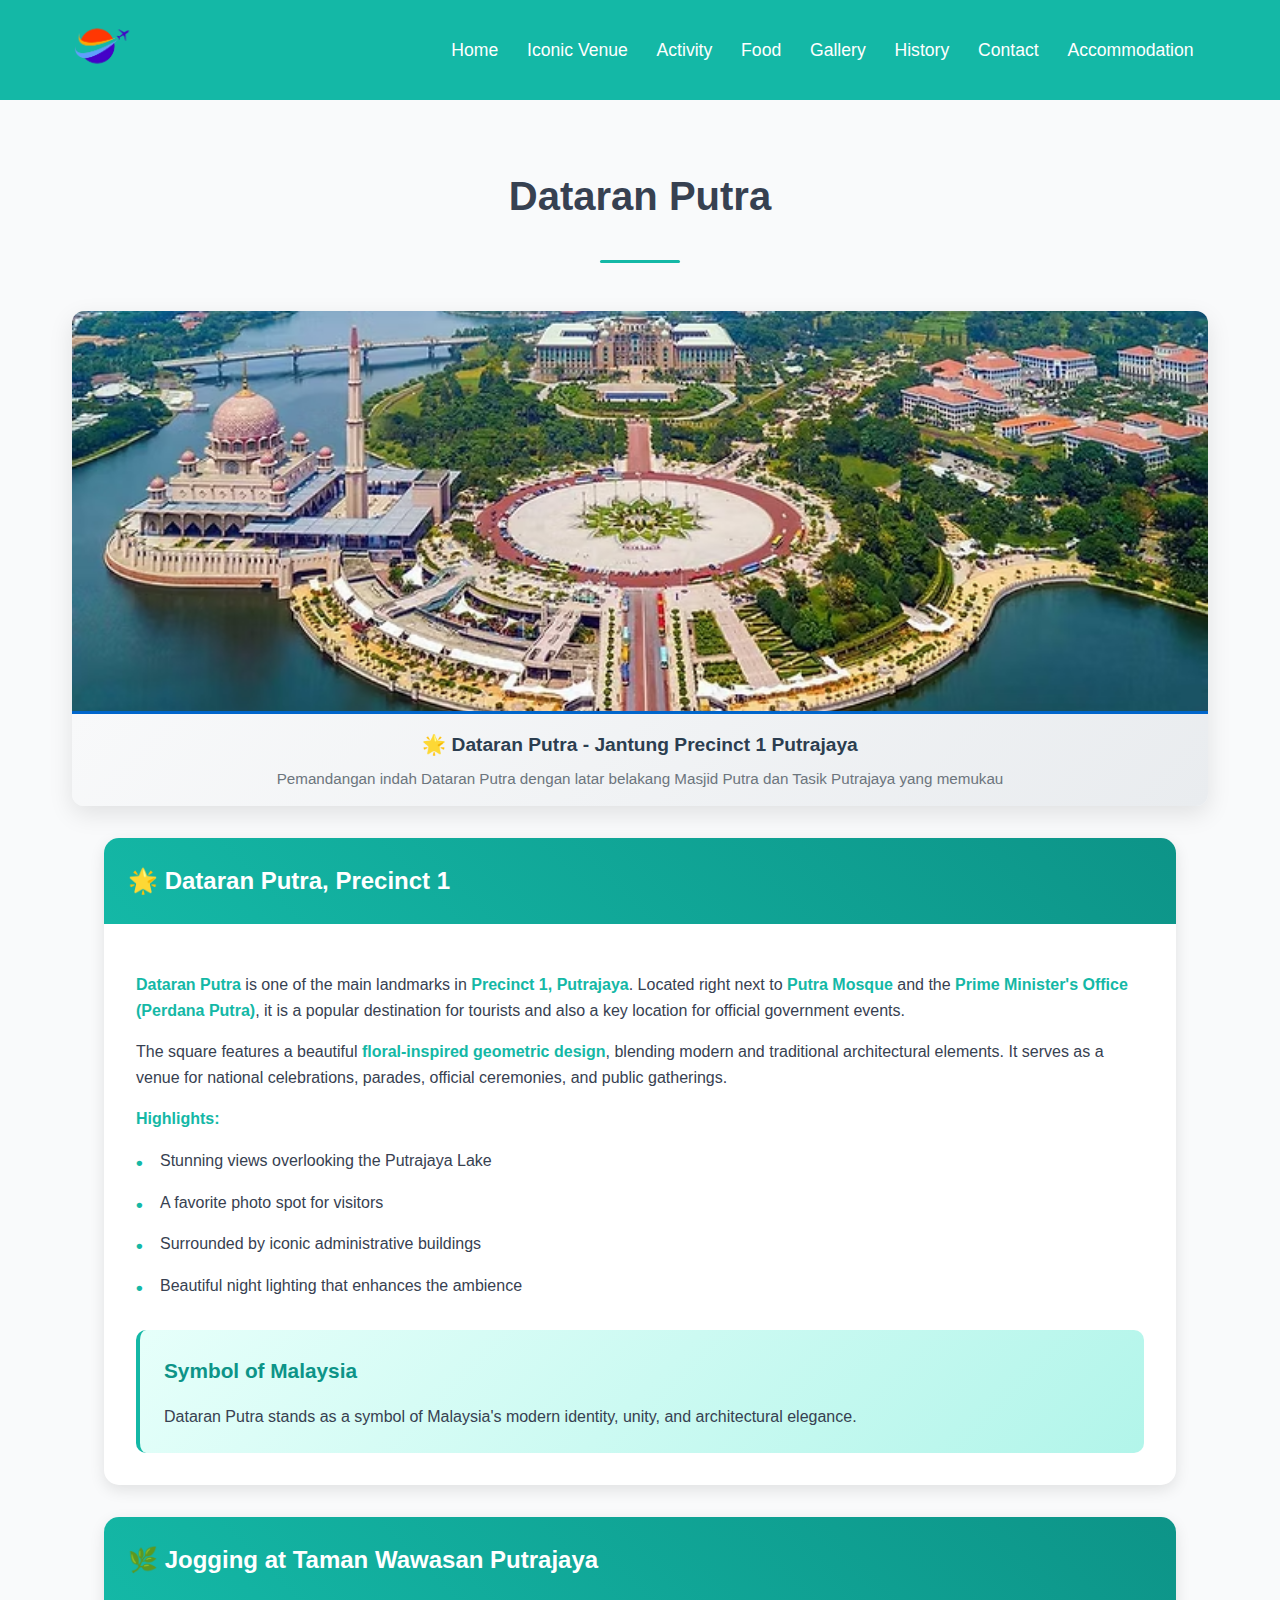
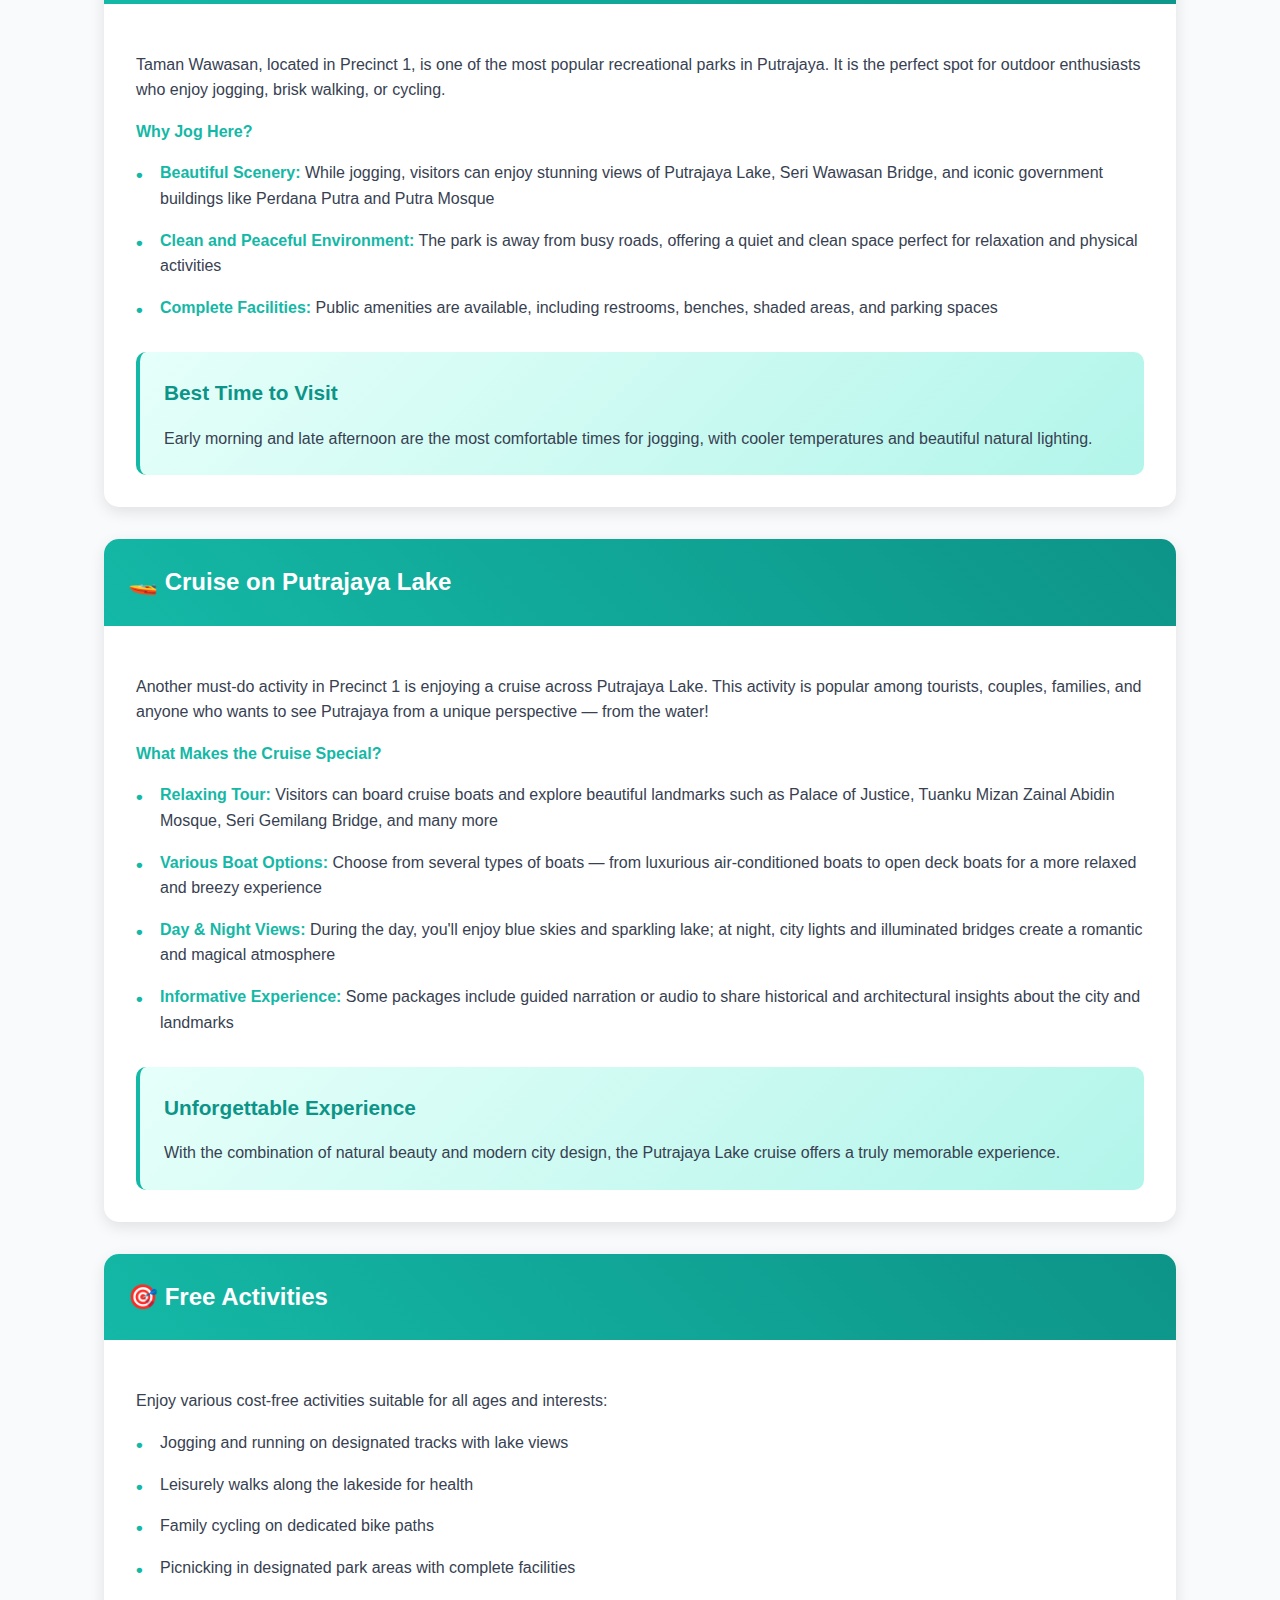
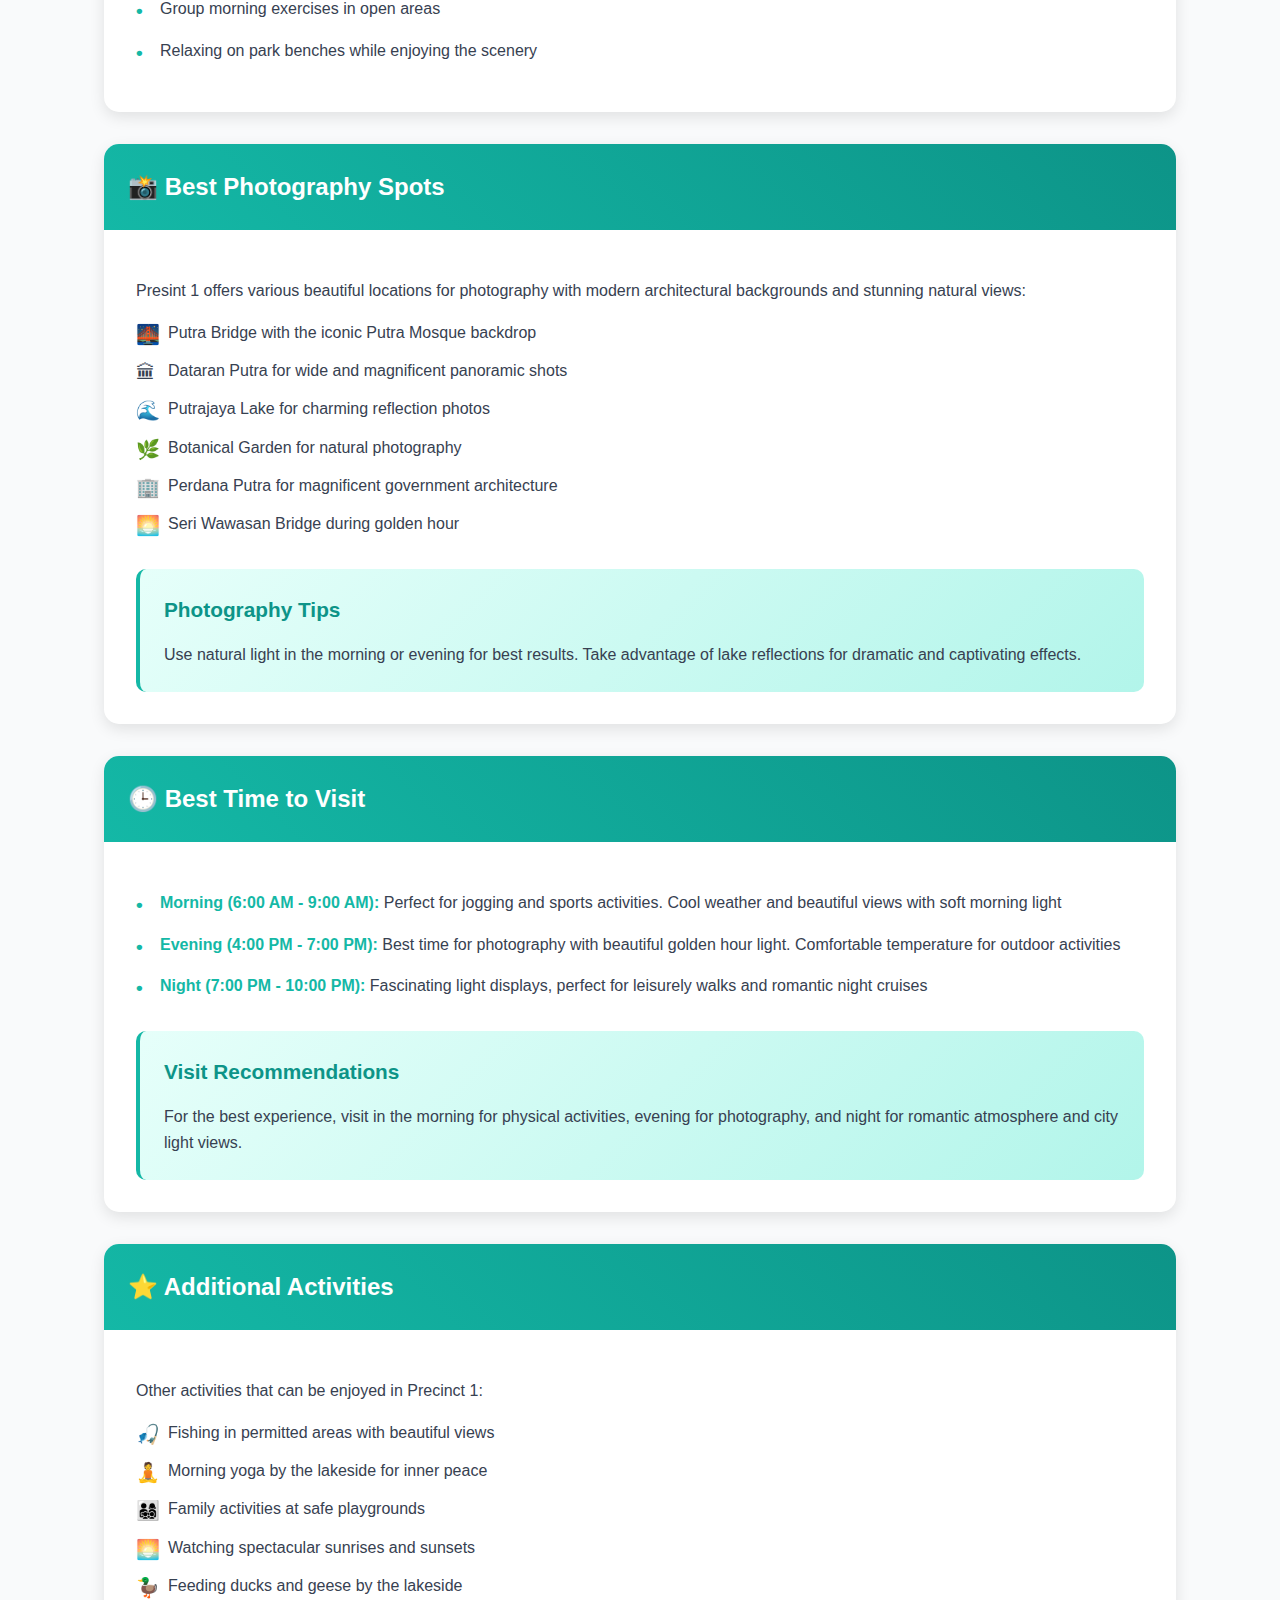
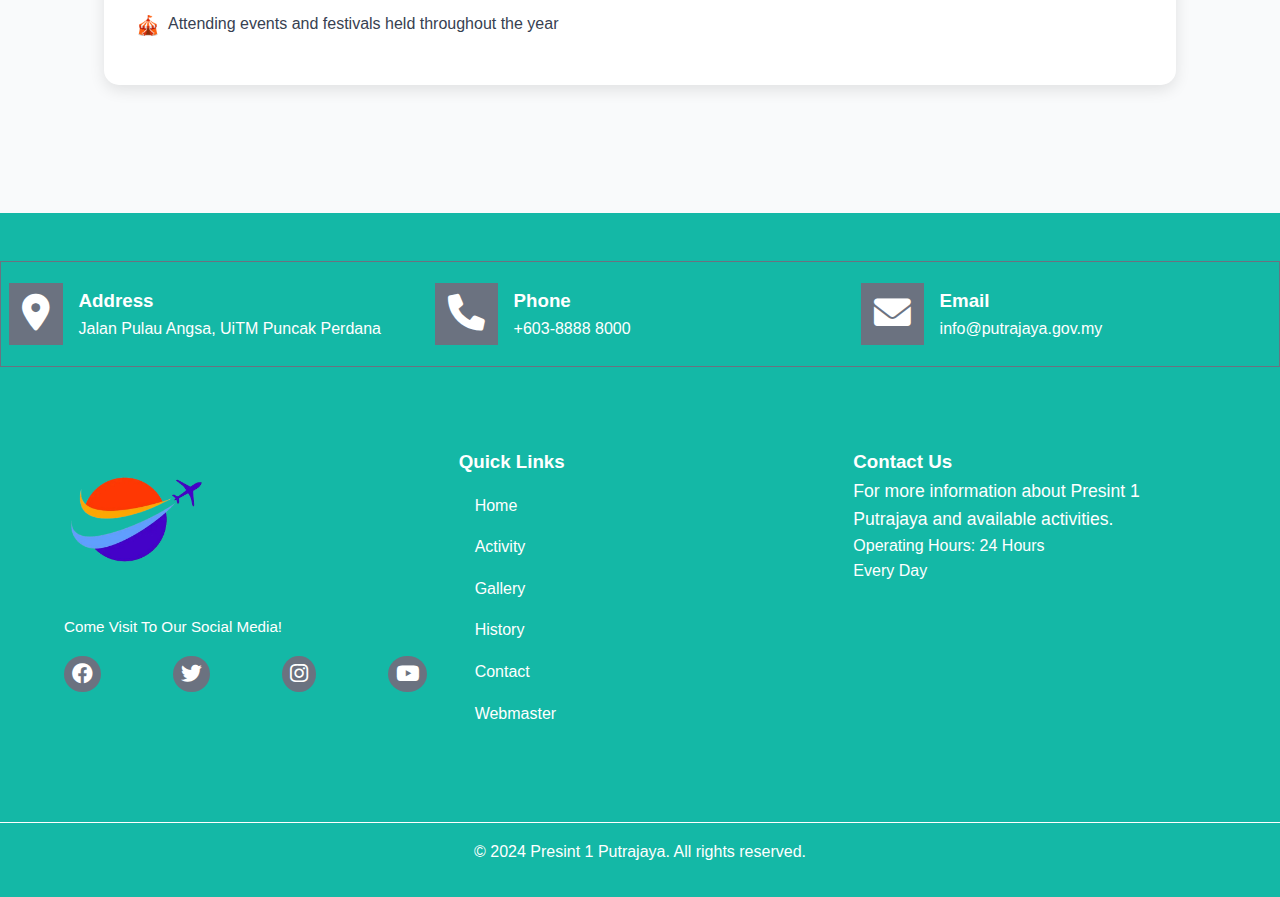
<file: dataranputra.html>
<!DOCTYPE html>
<html lang="en">
<head>
    <meta charset="UTF-8">
    <meta name="viewport" content="width=device-width, initial-scale=1.0">
    <title>Activity - Presint 1 Putrajaya</title>
    <link rel="stylesheet" href="dataranputra.css">
    <link rel="stylesheet" href="https://cdnjs.cloudflare.com/ajax/libs/font-awesome/6.0.0/css/all.min.css">
    <style>
        /* Additional styles for the image section */
        .hero-image-section {
            width: 100%;
            margin: 2rem 0;
            border-radius: 12px;
            overflow: hidden;
            box-shadow: 0 8px 24px rgba(0, 0, 0, 0.1);
        }

        .hero-image {
            width: 100%;
            height: 400px;
            object-fit: cover;
            display: block;
        }

        .image-caption {
            background: linear-gradient(135deg, #f8f9fa 0%, #e9ecef 100%);
            padding: 1rem 1.5rem;
            text-align: center;
            border-top: 3px solid #0066cc;
        }

        .image-caption h3 {
            color: #2c3e50;
            margin: 0 0 0.5rem 0;
            font-size: 1.2rem;
            font-weight: 600;
        }

        .image-caption p {
            color: #6c757d;
            margin: 0;
            font-size: 0.95rem;
            line-height: 1.4;
        }

        /* Responsive adjustments */
        @media (max-width: 768px) {
            .hero-image {
                height: 250px;
            }
            
            .image-caption {
                padding: 0.8rem 1rem;
            }
            
            .image-caption h3 {
                font-size: 1.1rem;
            }
            
            .image-caption p {
                font-size: 0.9rem;
            }
        }

        @media (max-width: 480px) {
            .hero-image {
                height: 200px;
            }
            
            .hero-image-section {
                margin: 1.5rem 0;
                border-radius: 8px;
            }
        }
    </style>
</head>
<body>

    <header class="header">
        <div class="container">
            
            <div class="logo">
         
                <img src="logo1.png" alt="Logo" class="logo-image">
               
                <div class="logo-placeholder" style="display: none;">P1</div>
            </div>
            
            <nav class="navigation">
                <ul>
                    <li><a href="index.html">Home</a></li>
                    <li class="dropdown">
                        <a href="iconicvenue.html">Iconic Venue</a>
                        <div class="dropdown-content">
                            <a href="masjidputra.html">Putra Mosque</a>
                            <a href="pejabatpm.html">Perdana Putra</a>
                            <a href="dataranputra.html">Putra Square</a>
                        </div>
                    </li>
                    <li class="dropdown">
                        <a href="Activity.html">Activity</a>
                        <div class="dropdown-content">
                            <a href="cruise.html">Cruise</a>
                            <a href="jogging.html">Jogging</a>
                        </div>
                    </li>
                    <li><a href="food.html">Food</a></li>
                    <li><a href="gallery.html">Gallery</a></li>
                    <li><a href="history.html">History</a></li>
                    <li><a href="contact2.html">Contact</a></li>
                    <li><a href="accommodation.html">Accommodation</a></li>
                </ul>
            </nav>
        </div>
    </header>

  
    <main class="main-content">
        <div class="container">
            <h1 class="page-title">Dataran Putra</h1>
            <div class="title-line"></div>
            
            <!-- Hero Image Section -->
            <div class="hero-image-section">
                <img src="dataran.putra.jpg" alt="Dataran Putra with beautiful view of Putra Mosque and Putrajaya Lake" class="hero-image">
                <div class="image-caption">
                    <h3>🌟 Dataran Putra - Jantung Precinct 1 Putrajaya</h3>
                    <p>Pemandangan indah Dataran Putra dengan latar belakang Masjid Putra dan Tasik Putrajaya yang memukau</p>
                </div>
            </div>
            
            <div class="history-grid">
                
                <!-- New Dataran Putra Content -->
                <div class="history-card">
                    <h3>🌟 Dataran Putra, Precinct 1</h3>
                    <div class="history-content">
                        <p><strong>Dataran Putra</strong> is one of the main landmarks in <strong>Precinct 1, Putrajaya</strong>. Located right next to <strong>Putra Mosque</strong> and the <strong>Prime Minister's Office (Perdana Putra)</strong>, it is a popular destination for tourists and also a key location for official government events.</p>
                        
                        <p>The square features a beautiful <strong>floral-inspired geometric design</strong>, blending modern and traditional architectural elements. It serves as a venue for national celebrations, parades, official ceremonies, and public gatherings.</p>

                        <p><strong>Highlights:</strong></p>
                        <ul class="bullet-list">
                            <li>Stunning views overlooking the Putrajaya Lake</li>
                            <li>A favorite photo spot for visitors</li>
                            <li>Surrounded by iconic administrative buildings</li>
                            <li>Beautiful night lighting that enhances the ambience</li>
                        </ul>

                        <div class="highlight-box">
                            <h4>Symbol of Malaysia</h4>
                            <p>Dataran Putra stands as a symbol of Malaysia's modern identity, unity, and architectural elegance.</p>
                        </div>
                    </div>
                </div>
                
                <div class="history-card">
                    <h3>🌿 Jogging at Taman Wawasan Putrajaya</h3>
                    <div class="history-content">
                        <p>Taman Wawasan, located in Precinct 1, is one of the most popular recreational parks in Putrajaya. It is the perfect spot for outdoor enthusiasts who enjoy jogging, brisk walking, or cycling.</p>
                        
                        <p><strong>Why Jog Here?</strong></p>
                        <ul class="bullet-list">
                            <li><strong>Beautiful Scenery:</strong> While jogging, visitors can enjoy stunning views of Putrajaya Lake, Seri Wawasan Bridge, and iconic government buildings like Perdana Putra and Putra Mosque</li>
                            <li><strong>Clean and Peaceful Environment:</strong> The park is away from busy roads, offering a quiet and clean space perfect for relaxation and physical activities</li>
                            <li><strong>Complete Facilities:</strong> Public amenities are available, including restrooms, benches, shaded areas, and parking spaces</li>
                        </ul>

                        <div class="highlight-box">
                            <h4>Best Time to Visit</h4>
                            <p>Early morning and late afternoon are the most comfortable times for jogging, with cooler temperatures and beautiful natural lighting.</p>
                        </div>
                    </div>
                </div>

              
                <div class="history-card">
                    <h3>🚤 Cruise on Putrajaya Lake</h3>
                    <div class="history-content">
                        <p>Another must-do activity in Precinct 1 is enjoying a cruise across Putrajaya Lake. This activity is popular among tourists, couples, families, and anyone who wants to see Putrajaya from a unique perspective — from the water!</p>
                        
                        <p><strong>What Makes the Cruise Special?</strong></p>
                        <ul class="bullet-list">
                            <li><strong>Relaxing Tour:</strong> Visitors can board cruise boats and explore beautiful landmarks such as Palace of Justice, Tuanku Mizan Zainal Abidin Mosque, Seri Gemilang Bridge, and many more</li>
                            <li><strong>Various Boat Options:</strong> Choose from several types of boats — from luxurious air-conditioned boats to open deck boats for a more relaxed and breezy experience</li>
                            <li><strong>Day & Night Views:</strong> During the day, you'll enjoy blue skies and sparkling lake; at night, city lights and illuminated bridges create a romantic and magical atmosphere</li>
                            <li><strong>Informative Experience:</strong> Some packages include guided narration or audio to share historical and architectural insights about the city and landmarks</li>
                        </ul>

                        <div class="highlight-box">
                            <h4>Unforgettable Experience</h4>
                            <p>With the combination of natural beauty and modern city design, the Putrajaya Lake cruise offers a truly memorable experience.</p>
                        </div>
                    </div>
                </div>

              
                <div class="history-card">
                    <h3>🎯 Free Activities</h3>
                    <div class="history-content">
                        <p>Enjoy various cost-free activities suitable for all ages and interests:</p>
                        <ul class="bullet-list">
                            <li>Jogging and running on designated tracks with lake views</li>
                            <li>Leisurely walks along the lakeside for health</li>
                            <li>Family cycling on dedicated bike paths</li>
                            <li>Picnicking in designated park areas with complete facilities</li>
                            <li>Group morning exercises in open areas</li>
                            <li>Relaxing on park benches while enjoying the scenery</li>
                        </ul>
                    </div>
                </div>

               
                <div class="history-card">
                    <h3>📸 Best Photography Spots</h3>
                    <div class="history-content">
                        <p>Presint 1 offers various beautiful locations for photography with modern architectural backgrounds and stunning natural views:</p>
                        <ul class="building-list">
                            <li><span class="emoji">🌉</span>Putra Bridge with the iconic Putra Mosque backdrop</li>
                            <li><span class="emoji">🏛</span>Dataran Putra for wide and magnificent panoramic shots</li>
                            <li><span class="emoji">🌊</span>Putrajaya Lake for charming reflection photos</li>
                            <li><span class="emoji">🌿</span>Botanical Garden for natural photography</li>
                            <li><span class="emoji">🏢</span>Perdana Putra for magnificent government architecture</li>
                            <li><span class="emoji">🌅</span>Seri Wawasan Bridge during golden hour</li>
                        </ul>
                        
                        <div class="highlight-box">
                            <h4>Photography Tips</h4>
                            <p>Use natural light in the morning or evening for best results. Take advantage of lake reflections for dramatic and captivating effects.</p>
                        </div>
                    </div>
                </div>

          
                <div class="history-card">
                    <h3>🕒 Best Time to Visit</h3>
                    <div class="history-content">
                        <ul class="bullet-list">
                            <li><strong>Morning (6:00 AM - 9:00 AM):</strong> Perfect for jogging and sports activities. Cool weather and beautiful views with soft morning light</li>
                            <li><strong>Evening (4:00 PM - 7:00 PM):</strong> Best time for photography with beautiful golden hour light. Comfortable temperature for outdoor activities</li>
                            <li><strong>Night (7:00 PM - 10:00 PM):</strong> Fascinating light displays, perfect for leisurely walks and romantic night cruises</li>
                        </ul>

                        <div class="highlight-box">
                            <h4>Visit Recommendations</h4>
                            <p>For the best experience, visit in the morning for physical activities, evening for photography, and night for romantic atmosphere and city light views.</p>
                        </div>
                    </div>
                </div>

                
                <div class="history-card">
                    <h3>⭐ Additional Activities</h3>
                    <div class="history-content">
                        <p>Other activities that can be enjoyed in Precinct 1:</p>
                        <ul class="building-list">
                            <li><span class="emoji">🎣</span>Fishing in permitted areas with beautiful views</li>
                            <li><span class="emoji">🧘</span>Morning yoga by the lakeside for inner peace</li>
                            <li><span class="emoji">👨‍👩‍👧‍👦</span>Family activities at safe playgrounds</li>
                            <li><span class="emoji">🌅</span>Watching spectacular sunrises and sunsets</li>
                            <li><span class="emoji">🦆</span>Feeding ducks and geese by the lakeside</li>
                            <li><span class="emoji">🎪</span>Attending events and festivals held throughout the year</li>
                        </ul>
                    </div>
                </div>
            </div>
        </div>
    </main>
    <footer id="footer">
        <div class="footer-content">
            <div class="ft-content">
                <div class="icon">
                    <i class="fas fa-map-marker-alt"></i>
                </div>
                <div class="content">
                    <h3>Address</h3>
                    <p>Jalan Pulau Angsa, UiTM Puncak Perdana</p>
                </div>
            </div>
            <div class="ft-content">
                <div class="icon">
                    <i class="fas fa-phone"></i>
                </div>
                <div class="content">
                    <h3>Phone</h3>
                    <p>+603-8888 8000</p>
                </div>
            </div>
            <div class="ft-content">
                <div class="icon">
                    <i class="fas fa-envelope"></i>
                </div>
                <div class="content">
                    <h3>Email</h3>
                    <p>info@putrajaya.gov.my</p>
                </div>
            </div>
        </div>

        <div class="footer-wrapper">
            <div class="about">
                <img src="logo1.png" alt="Logo" class="footer-logo-img">
                <p class="lead"> Come Visit To Our Social Media!</p>
                <div class="social-icons">
                    <i class="fab fa-facebook"></i>
                    <i class="fab fa-twitter"></i>
                    <i class="fab fa-instagram"></i>
                    <i class="fab fa-youtube"></i>
                </div>
            </div>
            <div class="links">
                <h3>Quick Links</h3>
                <ul>
                    <li><a href="index.html">Home</a></li>
                    <li><a href="Activity.html">Activity</a></li>
                    <li><a href="gallery.html">Gallery</a></li>
                    <li><a href="history.html">History</a></li>
                    <li><a href="contact2.html">Contact</a></li>
                    <li><a href="webmaster.html">Webmaster</a></li>
                </ul>
            </div>
            <div class="subscribe">
                <h3>Contact Us</h3>
                <p class="lead">For more information about Presint 1 Putrajaya and available activities.</p>
                <p>Operating Hours: 24 Hours</p>
                <p>Every Day</p>
            </div>
        </div>
        
        <div class="footer">
            <p>&copy; 2024 Presint 1 Putrajaya. All rights reserved.</p>
        </div>
    </footer>
</body>
</html>
</file>
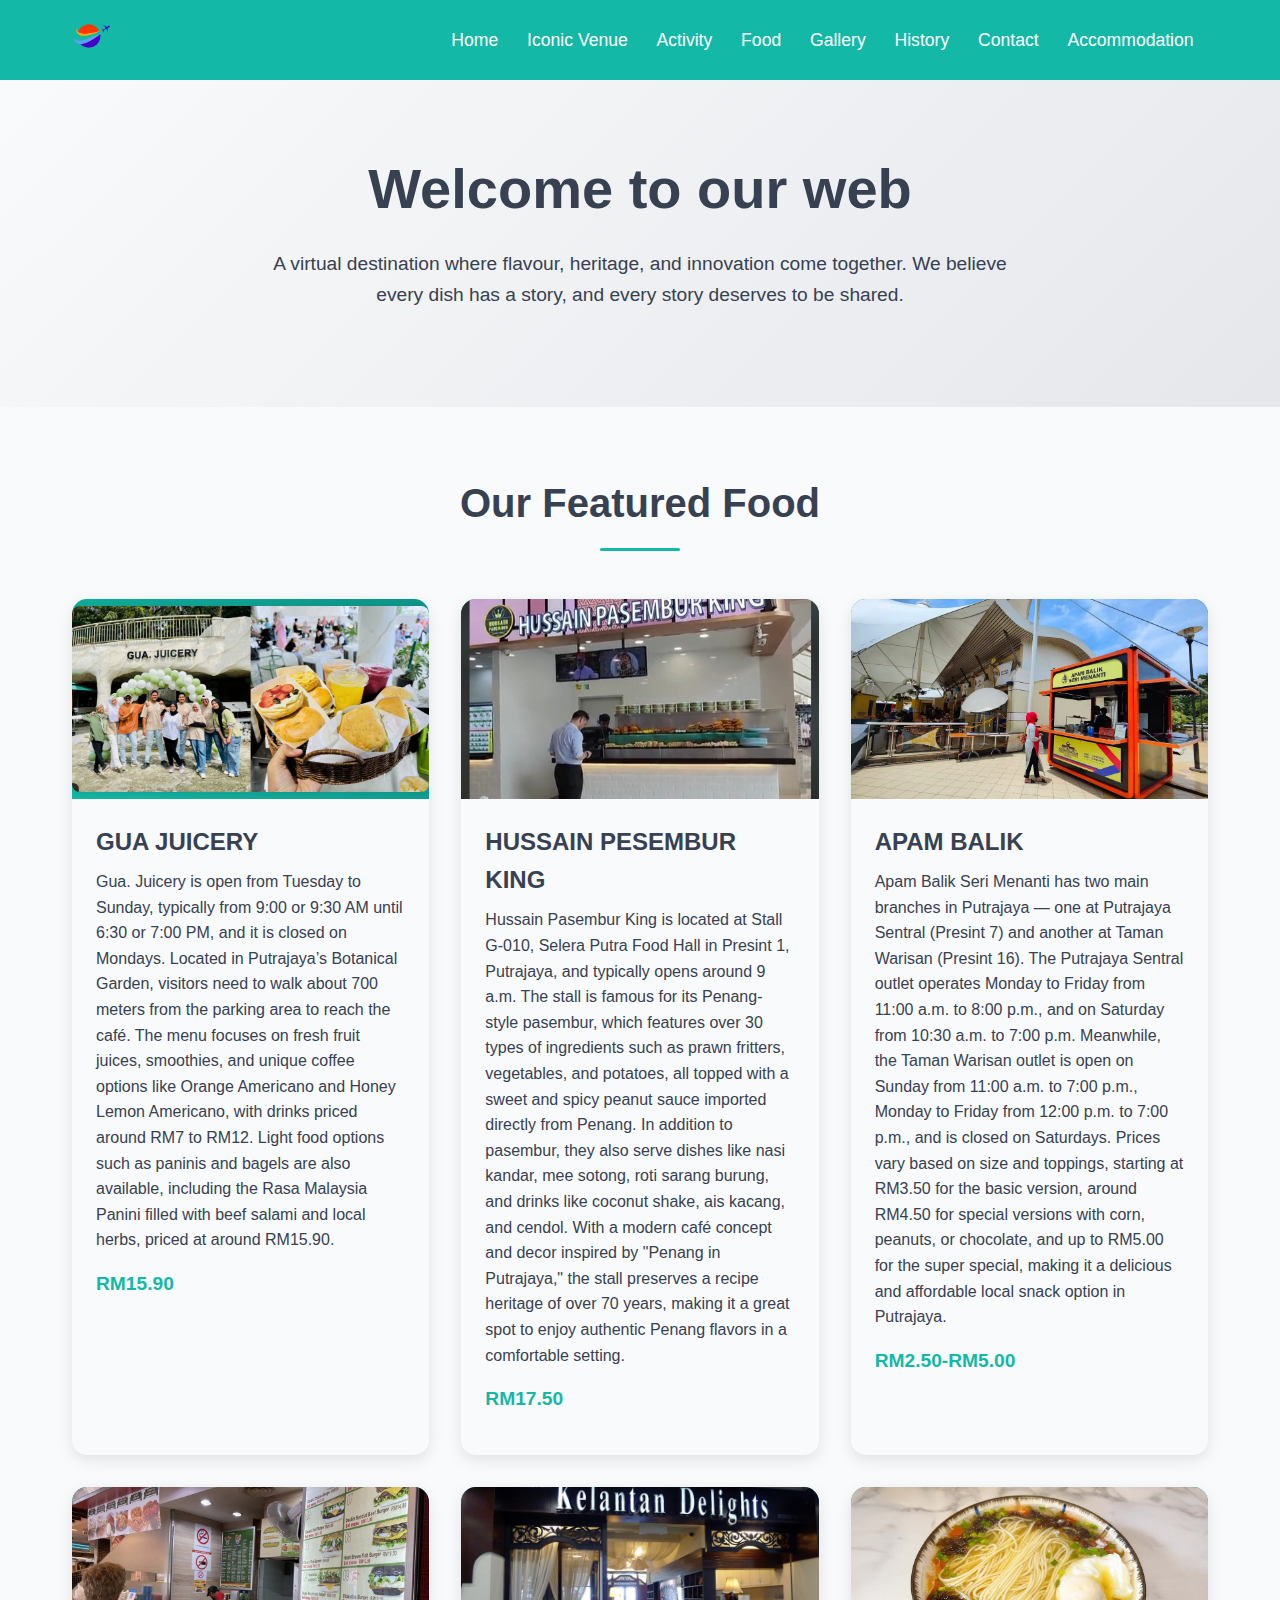
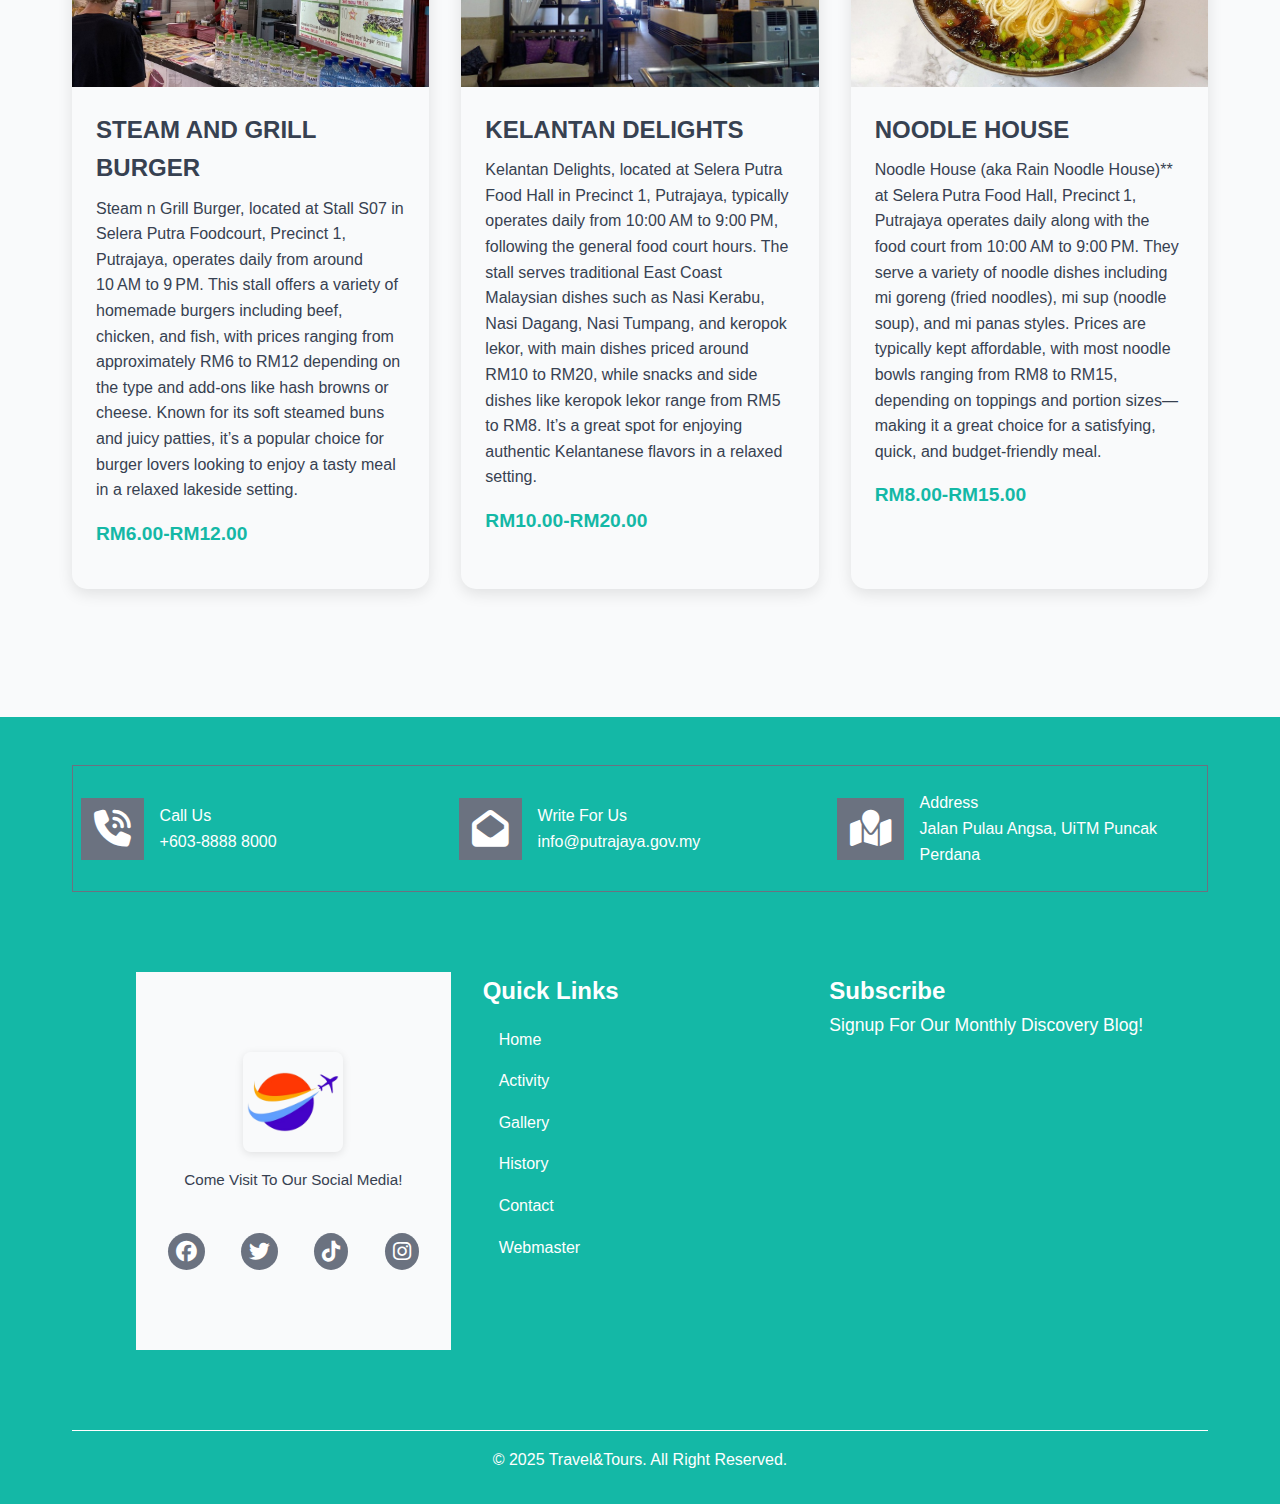
<file: food.html>
<!DOCTYPE html>
<html lang="en">
<head>
    <meta charset="UTF-8">
    <meta name="viewport" content="width=device-width, initial-scale=1.0">
    <title>Delicious Bites - Food Paradise</title>
    <link rel="stylesheet" href="food.css">
    <link rel="stylesheet" href="https://cdnjs.cloudflare.com/ajax/libs/font-awesome/6.7.2/css/all.min.css" />
</head>
<body>
    
<header class="header">
        <div class="container">
            
            <div class="logo">
         
                <img src="logo1.png" alt="Logo" class="logo-image">
               
                <div class="logo-placeholder" style="display: none;">P1</div>
            </div>
            
            <nav class="navigation">
                <ul>
                    <li><a href="index.html">Home</a></li>
                    <li class="dropdown">
                        <a href="iconicvenue.html">Iconic Venue</a>
                        <div class="dropdown-content">
                            <a href="masjidputra.html">Putra Mosque</a>
                            <a href="pejabatpm.html">Perdana Putra</a>
                            <a href="dataranputra.html">Putra Square</a>
                        </div>
                    </li>
                    <li class="dropdown">
                        <a href="Activity.html">Activity</a>
                        <div class="dropdown-content">
                            <a href="cruise.html">Cruise</a>
                            <a href="jogging.html">Jogging</a>
                        </div>
                    </li>
                    <li><a href="food.html">Food</a></li>
                    <li><a href="gallery.html">Gallery</a></li>
                    <li><a href="history.html">History</a></li>
                    <li><a href="contact2.html">Contact</a></li>
                    <li><a href="accommodation.html">Accommodation</a></li>
                </ul>
            </nav>
        </div>
    </header>

    
   
    <section class="hero" id="home">
        <div class="hero-content">
            <h1>Welcome to our web </h1>
            <p>A virtual destination where flavour, heritage, and innovation come together. We believe every dish has a story, and every story deserves to be shared.
</p>
            
        </div>
    </section>

  
    <section class="section" id="food">
        <h2 class="section-title">Our Featured Food</h2>
        <div class="menu-grid">
            <div class="menu-card">
                <div class="card-image">
                    <img src="guajuicery.jpg" alt="GUA JUICERY">
                </div>
                <div class="card-content">
                    <h3 class="card-title">GUA JUICERY</h3>
                    <p class="card-description">Gua. Juicery is open from Tuesday to Sunday, typically from 9:00 or 9:30 AM until 6:30 or 7:00 PM, and it is closed on Mondays.
                         Located in Putrajaya’s Botanical Garden, visitors need to walk about 700 meters from the parking area to reach the café. 
                        The menu focuses on fresh fruit juices, smoothies, and unique coffee options like Orange Americano and Honey Lemon Americano, with drinks priced around RM7 to RM12. Light food options such as paninis and bagels are also available, including the Rasa Malaysia Panini filled with beef salami and local herbs, priced at around RM15.90.</p>
                    <div class="card-price">RM15.90</div>
                  
                </div>
            </div>

            <div class="menu-card">
                <div class="card-image">
                    <img src="HussainPesembur.jpg" alt="HUSSAIN PESEMBUR KING">
                </div>
                <div class="card-content">
                    <h3 class="card-title">HUSSAIN PESEMBUR KING </h3>
                    <p class="card-description">Hussain Pasembur King is located at Stall G-010, Selera Putra Food Hall in Presint 1, Putrajaya, and typically opens around 9 a.m. The stall is famous for its Penang-style pasembur, which features over 30 types of ingredients such as prawn fritters, vegetables, and potatoes, all topped with a sweet and spicy peanut sauce imported directly from Penang.
                         In addition to pasembur, they also serve dishes like nasi kandar, mee sotong, roti sarang burung, and drinks like coconut shake, ais kacang, and cendol. With a modern café concept and decor inspired by "Penang in Putrajaya," the stall preserves a recipe heritage of over 70 years, making it a great spot to enjoy authentic Penang flavors in a comfortable setting.</p>
                    <div class="card-price">RM17.50</div>
                    
                </div>
            </div>

            <div class="menu-card">
                <div class="card-image">
                    <img src="apambalik.jpg" alt="APAM BALIK">
                </div>
                <div class="card-content">
                    <h3 class="card-title">APAM BALIK</h3>
                    <p class="card-description">Apam Balik Seri Menanti has two main branches in Putrajaya — one at Putrajaya Sentral (Presint 7) and another at Taman Warisan (Presint 16).
                         The Putrajaya Sentral outlet operates Monday to Friday from 11:00 a.m. to 8:00 p.m., and on Saturday from 10:30 a.m. to 7:00 p.m. Meanwhile, the Taman Warisan outlet is open on Sunday from 11:00 a.m. to 7:00 p.m., Monday to Friday from 12:00 p.m. to 7:00 p.m., and is closed on Saturdays. Prices vary based on size and toppings, starting at RM3.50 for the basic version, around RM4.50 for special versions with corn, peanuts, or chocolate, and up to RM5.00 for the super special, making it a delicious and affordable local snack option in Putrajaya.
</p>
                    <div class="card-price">RM2.50-RM5.00</div>
                    
                </div>
            </div>

            <div class="menu-card">
                <div class="card-image">
                    <img src="steamngrillburger.jpg" alt="STEAM AND GRILL BURGER ">
                </div>
                <div class="card-content">
                    <h3 class="card-title">STEAM AND GRILL BURGER</h3>
                    <p class="card-description">Steam n Grill Burger, located at Stall S07 in Selera Putra Foodcourt, Precinct 1, Putrajaya, operates daily from around 10 AM to 9 PM. This stall offers a variety of homemade burgers including beef, chicken, and fish, with prices ranging from approximately RM6 to RM12 depending on the type and add-ons like hash browns or cheese. Known for its soft steamed buns and juicy patties, it’s a popular choice for burger lovers looking to enjoy a tasty meal in a relaxed lakeside setting.</p>
                    <div class="card-price">RM6.00-RM12.00</div>
                    
                </div>
            </div>

            <div class="menu-card">
                <div class="card-image">
                    <img src="Kelantan Delights.jpg" alt="KELANTAN DELIGHTS">
                </div>
                <div class="card-content">
                    <h3 class="card-title">KELANTAN DELIGHTS</h3>
                    <p class="card-description">Kelantan Delights, located at Selera Putra Food Hall in Precinct 1, Putrajaya, typically operates daily from 10:00 AM to 9:00 PM, following the general food court hours. The stall serves traditional East Coast Malaysian dishes such as Nasi Kerabu, Nasi Dagang, Nasi Tumpang, and keropok lekor, with main dishes priced around RM10 to RM20, while snacks and side dishes like keropok lekor range from RM5 to RM8. It’s a great spot for enjoying authentic Kelantanese flavors in a relaxed setting.</p>
                    <div class="card-price">RM10.00-RM20.00</div>
                    
                </div>
            </div>

            <div class="menu-card">
                <div class="card-image">
                    <img src="noodle.jpg" alt="NOODLE HOUSE">
                </div>
                <div class="card-content">
                    <h3 class="card-title">NOODLE HOUSE</h3>
                    <p class="card-description">Noodle House (aka Rain Noodle House)** at Selera Putra Food Hall, Precinct 1, Putrajaya operates daily along with the food court from 10:00 AM to 9:00 PM. They serve a variety of noodle dishes including mi goreng (fried noodles), mi sup (noodle soup), and mi panas styles. Prices are typically kept affordable, with most noodle bowls ranging from RM8 to RM15, depending on toppings and portion sizes—making it a great choice for a satisfying, quick, and budget-friendly meal.</p>
                    <div class="card-price">RM8.00-RM15.00</div>
                   
                </div>
            </div>
        </div>
    </section>

    

    
   <footer id="footer">
            <div class="container">
                <div class="footer-content">
                    <div class="ft-content">
                        <div class="icon">
                            <i class="fa fa-phone-volume"></i>
                        </div>
                        <div class="content">
                            <p class="lead">Call Us</p>
                            <p>+603-8888 8000</p>
                        </div>
                    </div>
                    <div class="ft-content">
                        <div class="icon">
                            <i class="fa fa-envelope-open"></i>
                        </div>
                        <div class="content">
                            <p class="lead">Write For Us</p>
                            <p>info@putrajaya.gov.my</p>
                        </div>
                    </div>
                    <div class="ft-content">
                        <div class="icon">
                            <i class="fa fa-map-location"></i>
                        </div>
                        <div class="content">
                            <p class="lead">Address</p>
                            <p>Jalan Pulau Angsa, UiTM Puncak Perdana</p>
                        </div>
                    </div>
                </div>

                <div class="footer-wrapper">
                    <div class="about">
                        <div class="img-logo">
                            <img src="logo1.png" alt="">
                        </div>
                        <p class="lead">
                            Come Visit To Our Social Media!
                        </p>
                        <div class="social-icons">
                            <i class="fa-brands fa-facebook"></i>
                            <i class="fa-brands fa-twitter"></i>
                            <i class="fa-brands fa-tiktok"></i>
                            <i class="fa-brands fa-instagram"></i>
                        </div>
                    </div>
                    <div class="links">
                        <h2>Quick Links</h2>
                        <ul>
                            <li><a href="index.html">Home</a></li>
                            <li><a href="Activity.html">Activity</a></li>
                            <li><a href="gallery.html">Gallery</a></li>
                            <li><a href="history.html">History</a></li>
                            <li><a href="contact2.html">Contact</a></li>
                            <li><a href="webmaster.html">Webmaster</a></li>
                        </ul>
                    </div>
                    <div class="subscribe">
                        <h2>Subscribe</h2>
                        <p class="lead">
                            Signup For Our Monthly Discovery Blog!
                        </p>
                    </div>
                </div>
                <div class="footer">
                    <p>&copy; 2025 Travel&Tours. All Right Reserved.</p>
                </div>
            </div>
        </footer>

    <script>
        
        document.querySelectorAll('a[href^="#"]').forEach(anchor => {
            anchor.addEventListener('click', function (e) {
                e.preventDefault();
                
               
                document.querySelectorAll('.nav-links a').forEach(link => {
                    link.classList.remove('active');
                });
                
                
                this.classList.add('active');
                
                document.querySelector(this.getAttribute('href')).scrollIntoView({
                    behavior: 'smooth'
                });
            });
        });

        
        window.addEventListener('scroll', function() {
            const sections = document.querySelectorAll('section');
            const navLinks = document.querySelectorAll('.nav-links a');
            
            let current = '';
            sections.forEach(section => {
                const sectionTop = section.offsetTop;
                const sectionHeight = section.clientHeight;
                if (pageYOffset >= sectionTop - 200) {
                    current = section.getAttribute('id');
                }
            });

            navLinks.forEach(link => {
                link.classList.remove('active');
                if (link.getAttribute('href') === '#' + current) {
                    link.classList.add('active');
                }
            });
        });

        
        document.querySelectorAll('.card-button').forEach(button => {
            button.addEventListener('click', function() {
                const itemName = this.closest('.menu-card').querySelector('.card-title').textContent;
                alert(`Thank you for your interest in ${itemName}! This would redirect to the ordering system.`);
            });
        });

        
        document.querySelectorAll('.menu-card').forEach(card => {
            card.addEventListener('mouseenter', function() {
                this.style.transform = 'translateY(-5px)';
            });
            
            card.addEventListener('mouseleave', function() {
                this.style.transform = 'translateY(0)';
            });
        });
    </script>
</body>
</html>
</file>
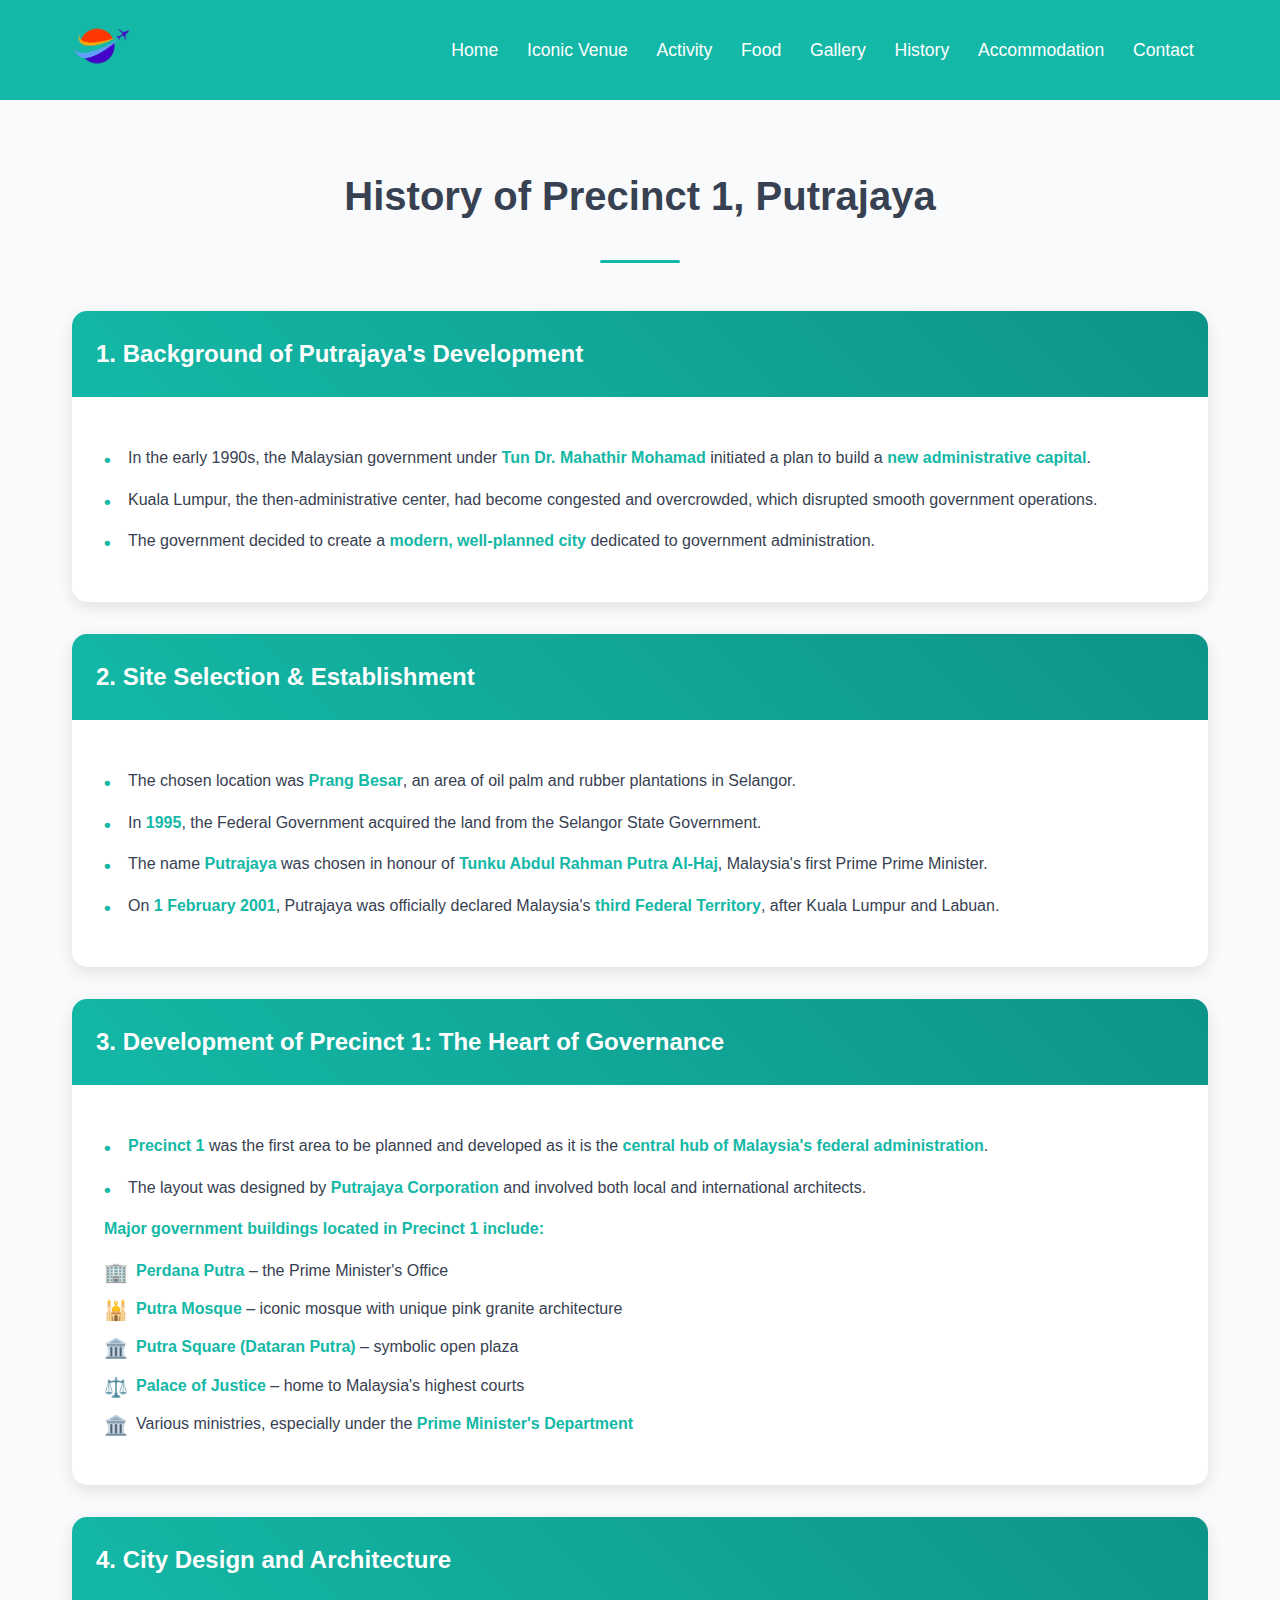
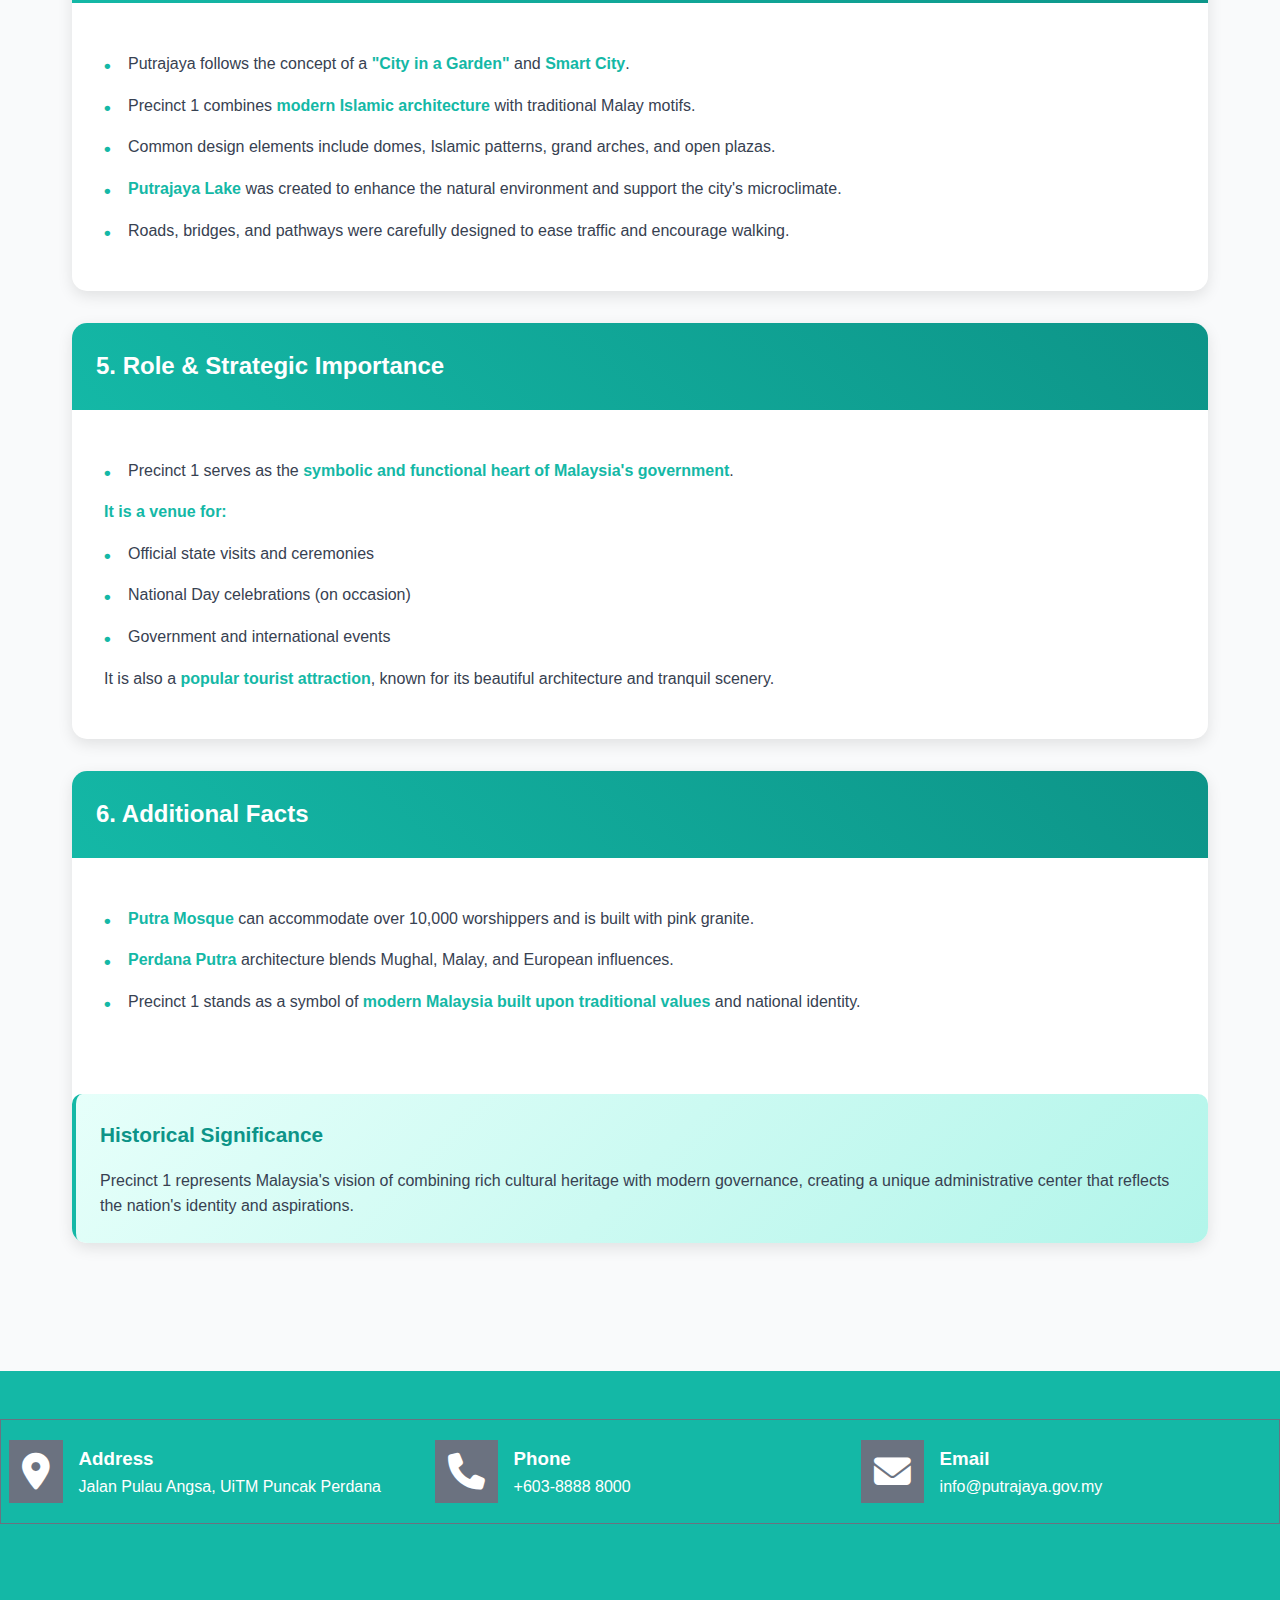
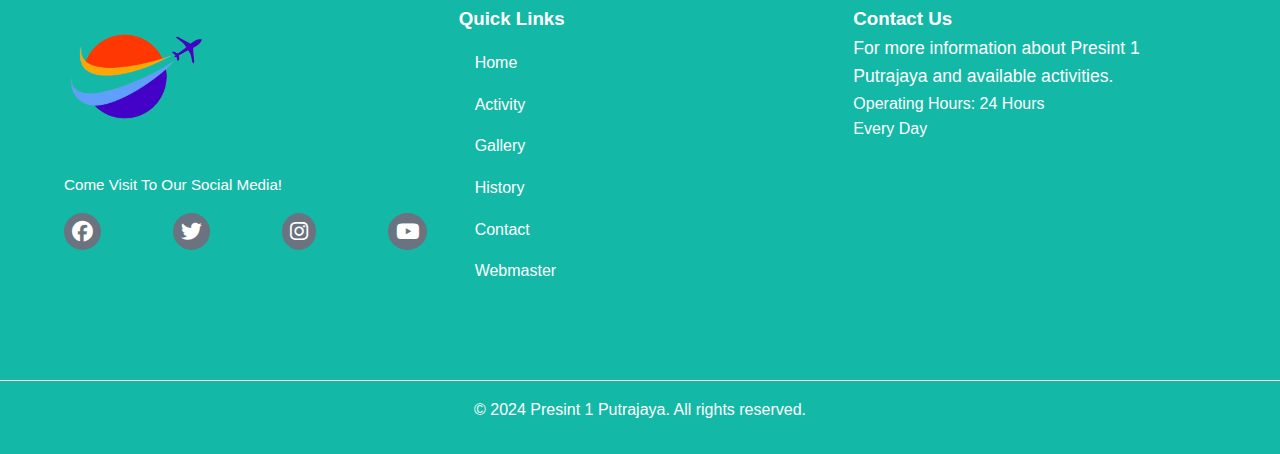
<file: history.html>
<!DOCTYPE html>
<html lang="en">
<head>
    <meta charset="UTF-8">
    <meta name="viewport" content="width=device-width, initial-scale=1.0">
    <title>Precinct 1 Putrajaya</title>
    <link rel="stylesheet" href="history.css">
    <link rel="stylesheet" href="https://cdnjs.cloudflare.com/ajax/libs/font-awesome/6.4.0/css/all.min.css">
</head>
<body>
    
    <header class="header">
        <div class="container">
            <div class="logo">
                <div class="logo-img">
                    
                    <img src="logo1.png" alt="Precinct 1 Logo" class="logo-image">
                 
                </div>
                
            </div>
            <nav class="navigation">
                <ul>
                    <li><a href="index.html">Home</a></li>
                    <li class="dropdown">
                        <a href="iconicvenue.html">Iconic Venue</a>
                        <div class="dropdown-content">
                            <a href="masjidputra.html">Putra Mosque</a>
                            <a href="pejabatpm.html">Perdana Putra</a>
                            <a href="dataranputra.html">Putra Square</a>
                        </div>
                    </li>
                    <li class="dropdown">
                        <a href="Activity.html">Activity</a>
                        <div class="dropdown-content">
                            <a href="cruise.html">Cruise</a>
                            <a href="jogging.html">Jogging</a>
                        </div>
                    </li>
                    <li><a href="food.html">Food</a></li>
                    <li><a href="gallery.html">Gallery</a></li>
                    <li><a href="history.html">History</a></li>
                    <li><a href="accommodation.html">Accommodation</a></li>
                    <li><a href="contact2.html">Contact</a></li>
                </ul>
            </nav>
        </div>
    </header>
    
    <div class="main-content">
        <h1 class="page-title">History of Precinct 1, Putrajaya</h1>
        <div class="title-line"></div>
        
        <div class="history-grid">
       
            <div class="history-card">
                <h3>1. Background of Putrajaya's Development</h3>
                <div class="history-content">
                    <ul class="bullet-list">
                        <li>In the early 1990s, the Malaysian government under <strong>Tun Dr. Mahathir Mohamad</strong> initiated a plan to build a <strong>new administrative capital</strong>.</li>
                        <li>Kuala Lumpur, the then-administrative center, had become congested and overcrowded, which disrupted smooth government operations.</li>
                        <li>The government decided to create a <strong>modern, well-planned city</strong> dedicated to government administration.</li>
                    </ul>
                </div>
            </div>

         
            <div class="history-card">
                <h3>2. Site Selection & Establishment</h3>
                <div class="history-content">
                    <ul class="bullet-list">
                        <li>The chosen location was <strong>Prang Besar</strong>, an area of oil palm and rubber plantations in Selangor.</li>
                        <li>In <strong>1995</strong>, the Federal Government acquired the land from the Selangor State Government.</li>
                        <li>The name <strong>Putrajaya</strong> was chosen in honour of <strong>Tunku Abdul Rahman Putra Al-Haj</strong>, Malaysia's first Prime Prime Minister.</li>
                        <li>On <strong>1 February 2001</strong>, Putrajaya was officially declared Malaysia's <strong>third Federal Territory</strong>, after Kuala Lumpur and Labuan.</li>
                    </ul>
                </div>
            </div>

          
            <div class="history-card">
                <h3>3. Development of Precinct 1: The Heart of Governance</h3>
                <div class="history-content">
                    <ul class="bullet-list">
                        <li><strong>Precinct 1</strong> was the first area to be planned and developed as it is the <strong>central hub of Malaysia's federal administration</strong>.</li>
                        <li>The layout was designed by <strong>Putrajaya Corporation</strong> and involved both local and international architects.</li>
                    </ul>
                    <p><strong>Major government buildings located in Precinct 1 include:</strong></p>
                    <ul class="building-list">
                        <li><span class="emoji">🏢</span><strong>Perdana Putra</strong> – the Prime Minister's Office</li>
                        <li><span class="emoji">🕌</span><strong>Putra Mosque</strong> – iconic mosque with unique pink granite architecture</li>
                        <li><span class="emoji">🏛️</span><strong>Putra Square (Dataran Putra)</strong> – symbolic open plaza</li>
                        <li><span class="emoji">⚖️</span><strong>Palace of Justice</strong> – home to Malaysia's highest courts</li>
                        <li><span class="emoji">🏛️</span>Various ministries, especially under the <strong>Prime Minister's Department</strong></li>
                    </ul>
                </div>
            </div>

            <div class="history-card">
                <h3>4. City Design and Architecture</h3>
                <div class="history-content">
                    <ul class="bullet-list">
                        <li>Putrajaya follows the concept of a <strong>"City in a Garden"</strong> and <strong>Smart City</strong>.</li>
                        <li>Precinct 1 combines <strong>modern Islamic architecture</strong> with traditional Malay motifs.</li>
                        <li>Common design elements include domes, Islamic patterns, grand arches, and open plazas.</li>
                        <li><strong>Putrajaya Lake</strong> was created to enhance the natural environment and support the city's microclimate.</li>
                        <li>Roads, bridges, and pathways were carefully designed to ease traffic and encourage walking.</li>
                    </ul>
                </div>
            </div>


            <div class="history-card">
                <h3>5. Role & Strategic Importance</h3>
                <div class="history-content">
                    <ul class="bullet-list">
                        <li>Precinct 1 serves as the <strong>symbolic and functional heart of Malaysia's government</strong>.</li>
                    </ul>
                    <p><strong>It is a venue for:</strong></p>
                    <ul class="bullet-list">
                        <li>Official state visits and ceremonies</li>
                        <li>National Day celebrations (on occasion)</li>
                        <li>Government and international events</li>
                    </ul>
                    <p>It is also a <strong>popular tourist attraction</strong>, known for its beautiful architecture and tranquil scenery.</p>
                </div>
            </div>

      
            <div class="history-card">
                <h3>6. Additional Facts</h3>
                <div class="history-content">
                    <ul class="bullet-list">
                        <li><strong>Putra Mosque</strong> can accommodate over 10,000 worshippers and is built with pink granite.</li>
                        <li><strong>Perdana Putra</strong> architecture blends Mughal, Malay, and European influences.</li>
                        <li>Precinct 1 stands as a symbol of <strong>modern Malaysia built upon traditional values</strong> and national identity.</li>
                    </ul>
                </div>
                
                <div class="highlight-box">
                    <h4>Historical Significance</h4>
                    <p>Precinct 1 represents Malaysia's vision of combining rich cultural heritage with modern governance, creating a unique administrative center that reflects the nation's identity and aspirations.</p>
                </div>
            </div>
        </div>
    </div>

    <footer id="footer">
        <div class="footer-content">
            <div class="ft-content">
                <div class="icon">
                    <i class="fas fa-map-marker-alt"></i>
                </div>
                <div class="content">
                    <h3>Address</h3>
                    <p>Jalan Pulau Angsa, UiTM Puncak Perdana</p>
                </div>
            </div>
            <div class="ft-content">
                <div class="icon">
                    <i class="fas fa-phone"></i>
                </div>
                <div class="content">
                    <h3>Phone</h3>
                    <p>+603-8888 8000</p>
                </div>
            </div>
            <div class="ft-content">
                <div class="icon">
                    <i class="fas fa-envelope"></i>
                </div>
                <div class="content">
                    <h3>Email</h3>
                    <p>info@putrajaya.gov.my</p>
                </div>
            </div>
        </div>

        <div class="footer-wrapper">
            <div class="about">
                <img src="logo1.png" alt="Logo" class="footer-logo-img">
                <p class="lead"> Come Visit To Our Social Media!</p>
                <div class="social-icons">
                    <i class="fab fa-facebook"></i>
                    <i class="fab fa-twitter"></i>
                    <i class="fab fa-instagram"></i>
                    <i class="fab fa-youtube"></i>
                </div>
            </div>
            <div class="links">
                <h3>Quick Links</h3>
                <ul>
                    <li><a href="index.html">Home</a></li>
                    <li><a href="Activity.html">Activity</a></li>
                    <li><a href="gallery.html">Gallery</a></li>
                    <li><a href="history.html">History</a></li>
                    <li><a href="contact2.html">Contact</a></li>
                    <li><a href="webmaster.html">Webmaster</a></li>
                </ul>
            </div>
            <div class="subscribe">
                <h3>Contact Us</h3>
                <p class="lead">For more information about Presint 1 Putrajaya and available activities.</p>
                <p>Operating Hours: 24 Hours</p>
                <p>Every Day</p>
            </div>
        </div>
        
        <div class="footer">
            <p>&copy; 2024 Presint 1 Putrajaya. All rights reserved.</p>
        </div>
    </footer>
</body>
</html>
</file>
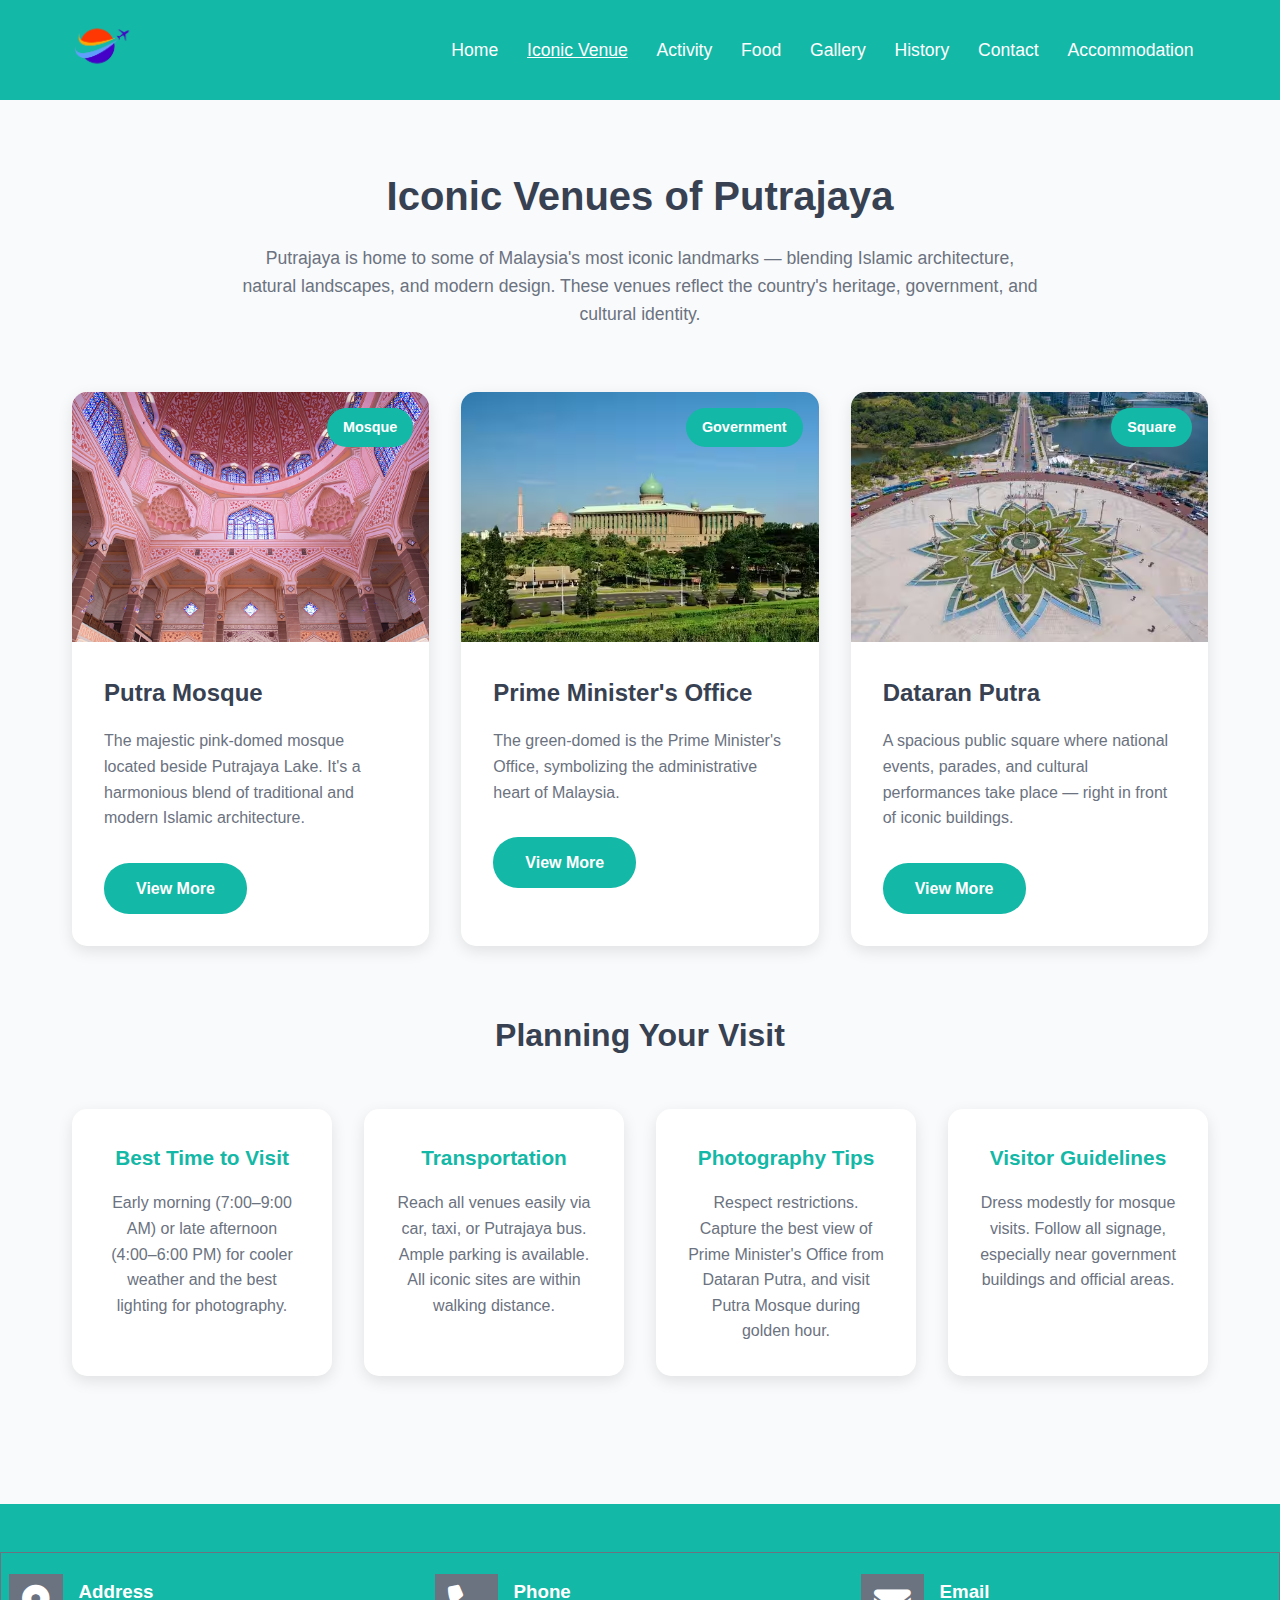
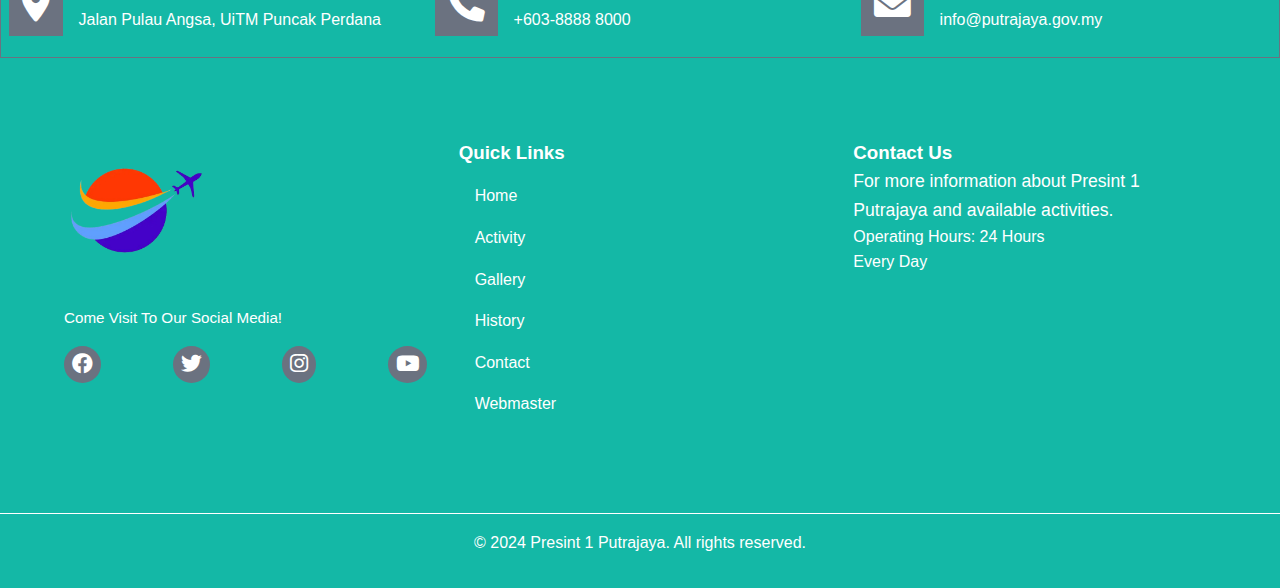
<file: iconicvenue.html>
<!DOCTYPE html>
<html lang="en">
<head>
    <meta charset="UTF-8" />
    <meta name="viewport" content="width=device-width, initial-scale=1.0"/>
    <title>Iconic Venues - Putrajaya Tourism</title>
    <link rel="stylesheet" href="iconicvenue.css" />
    <link rel="stylesheet" href="https://cdnjs.cloudflare.com/ajax/libs/font-awesome/6.0.0/css/all.min.css">
</head>
<body>
    <header class="header">
        <div class="container">
            
            <div class="logo">
         
                <img src="logo1.png" alt="Logo" class="logo-image">
               
                <div class="logo-placeholder" style="display: none;">P1</div>
            </div>
            
            <nav class="navigation">
                <ul>
                    <li><a href="index.html">Home</a></li>
                    <li class="dropdown">
                        <a href="iconicvenue.html" style="color: #fff; text-decoration: underline;">Iconic Venue</a>
                        <div class="dropdown-content">
                            <a href="masjidputra.html">Putra Mosque</a>
                            <a href="pejabatpm.html">Perdana Putra</a>
                            <a href="dataranputra.html">Putra Square</a>
                        </div>
                    </li>
                    <li class="dropdown">
                        <a href="Activity.html">Activity</a>
                        <div class="dropdown-content">
                            <a href="cruise.html">Cruise</a>
                            <a href="jogging.html">Jogging</a>
                        </div>
                    </li>
                    <li><a href="food.html">Food</a></li>
                    <li><a href="gallery.html">Gallery</a></li>
                    <li><a href="history.html">History</a></li>
                    <li><a href="contact2.html">Contact</a></li>
                    <li><a href="accommodation.html">Accommodation</a></li>
                </ul>
            </nav>
        </div>
    </header>

    <main>
        <div class="container">
            <section class="page-header">
                <h1>Iconic Venues of Putrajaya</h1>
                <p>Putrajaya is home to some of Malaysia's most iconic landmarks — blending Islamic architecture, natural landscapes, and modern design. These venues reflect the country's heritage, government, and cultural identity.</p>
            </section>

            <section class="venue-grid">
                <div class="venue-card">
                    <div class="venue-image" style="background-image: url('masjid-putra.jpg');">
                        <div class="venue-badge">Mosque</div>
                    </div>
                    <div class="venue-content">
                        <h2 class="venue-title">Putra Mosque</h2>
                        <p class="venue-description">
                            The majestic pink-domed mosque located beside Putrajaya Lake. It's a harmonious blend of traditional and modern Islamic architecture.
                        </p>
                        <a href="masjidputra.html" class="visit-btn">View More</a>
                    </div>
                </div>

                <div class="venue-card">
                    <div class="venue-image" style="background-image: url('pejabat\ perdana\ menteri.jpg');">
                        <div class="venue-badge">Government</div>
                    </div>
                    <div class="venue-content">
                        <h2 class="venue-title">Prime Minister's Office</h2>
                        <p class="venue-description">
                            The green-domed is the Prime Minister's Office, symbolizing the administrative heart of Malaysia.</p>
                        <a href="pejabatpm.html" class="visit-btn">View More</a>
                    </div>
                </div>

                <div class="venue-card">
                    <div class="venue-image" style="background-image: url('dataran\ putra.jpg');">
                        <div class="venue-badge">Square</div>
                    </div>
                    <div class="venue-content">
                        <h2 class="venue-title">Dataran Putra</h2>
                        <p class="venue-description">
                            A spacious public square where national events, parades, and cultural performances take place — right in front of iconic buildings.
                        </p>
                        <a href="dataranputra.html" class="visit-btn">View More</a>
                    </div>
                </div>
            </section>

            <section class="planning-section">
                <h2>Planning Your Visit</h2>
                <div class="planning-grid">
                    <div class="planning-card">
                        <h3>Best Time to Visit</h3>
                        <p>Early morning (7:00–9:00 AM) or late afternoon (4:00–6:00 PM) for cooler weather and the best lighting for photography.</p>
                    </div>

                    <div class="planning-card">
                        <h3>Transportation</h3>
                        <p>Reach all venues easily via car, taxi, or Putrajaya bus. Ample parking is available. All iconic sites are within walking distance.</p>
                    </div>

                    <div class="planning-card">
                        <h3>Photography Tips</h3>
                        <p>Respect restrictions. Capture the best view of Prime Minister's Office from Dataran Putra, and visit Putra Mosque during golden hour.</p>
                    </div>

                    <div class="planning-card">
                        <h3>Visitor Guidelines</h3>
                        <p>Dress modestly for mosque visits. Follow all signage, especially near government buildings and official areas.</p>
                    </div>
                </div>
            </section>
        </div>
    </main>

    <footer id="footer">
        <div class="footer-content">
            <div class="ft-content">
                <div class="icon">
                    <i class="fas fa-map-marker-alt"></i>
                </div>
                <div class="content">
                    <h3>Address</h3>
                    <p>Jalan Pulau Angsa, UiTM Puncak Perdana</p>
                </div>
            </div>
            <div class="ft-content">
                <div class="icon">
                    <i class="fas fa-phone"></i>
                </div>
                <div class="content">
                    <h3>Phone</h3>
                    <p>+603-8888 8000</p>
                </div>
            </div>
            <div class="ft-content">
                <div class="icon">
                    <i class="fas fa-envelope"></i>
                </div>
                <div class="content">
                    <h3>Email</h3>
                    <p>info@putrajaya.gov.my</p>
                </div>
            </div>
        </div>

        <div class="footer-wrapper">
            <div class="about">
                <img src="logo1.png" alt="Logo" class="footer-logo-img">
                <p class="lead"> Come Visit To Our Social Media!</p>
                <div class="social-icons">
                    <i class="fab fa-facebook"></i>
                    <i class="fab fa-twitter"></i>
                    <i class="fab fa-instagram"></i>
                    <i class="fab fa-youtube"></i>
                </div>
            </div>
            <div class="links">
                <h3>Quick Links</h3>
                <ul>
                    <li><a href="index.html">Home</a></li>
                    <li><a href="Activity.html">Activity</a></li>
                    <li><a href="gallery.html">Gallery</a></li>
                    <li><a href="history.html">History</a></li>
                    <li><a href="contact2.html">Contact</a></li>
                    <li><a href="webmaster.html">Webmaster</a></li>
                </ul>
            </div>
            <div class="subscribe">
                <h3>Contact Us</h3>
                <p class="lead">For more information about Presint 1 Putrajaya and available activities.</p>
                <p>Operating Hours: 24 Hours</p>
                <p>Every Day</p>
            </div>
        </div>
        
        <div class="footer">
            <p>&copy; 2024 Presint 1 Putrajaya. All rights reserved.</p>
        </div>
    </footer>
</body>
</html>
</file>
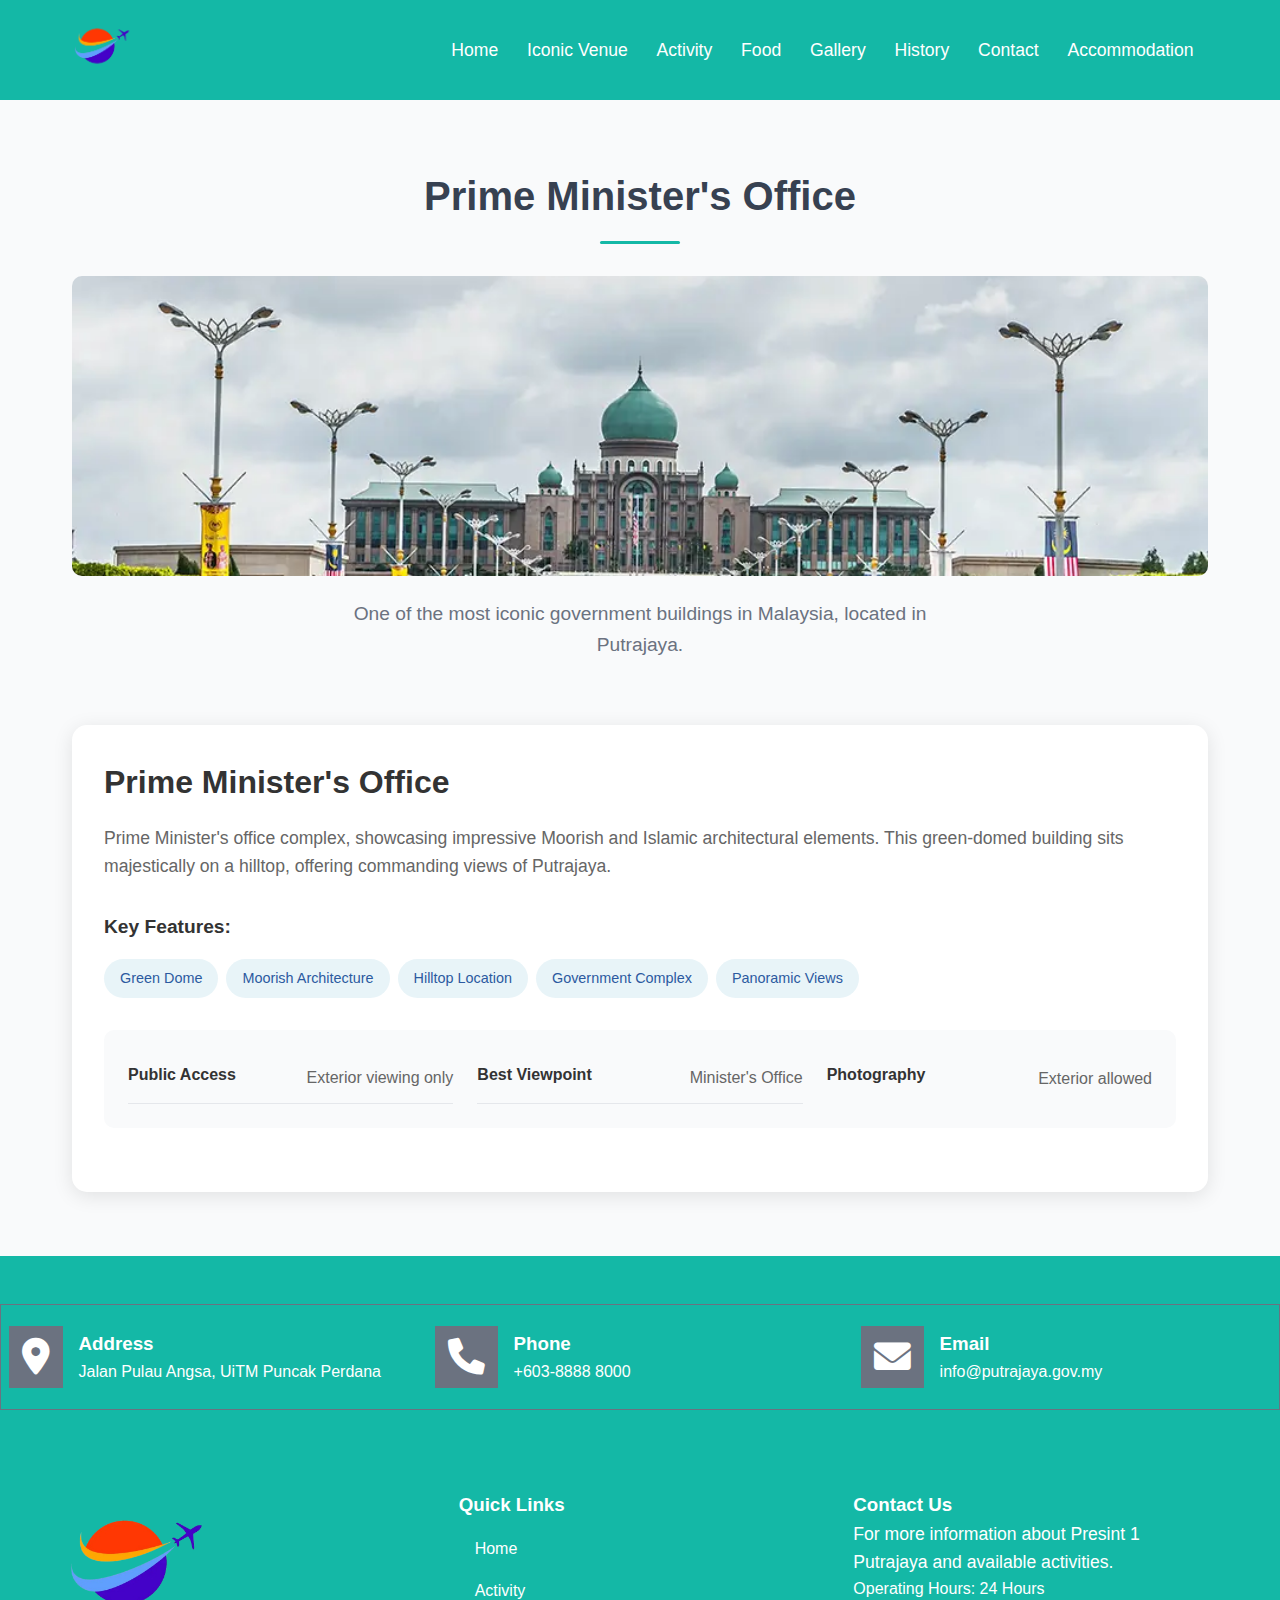
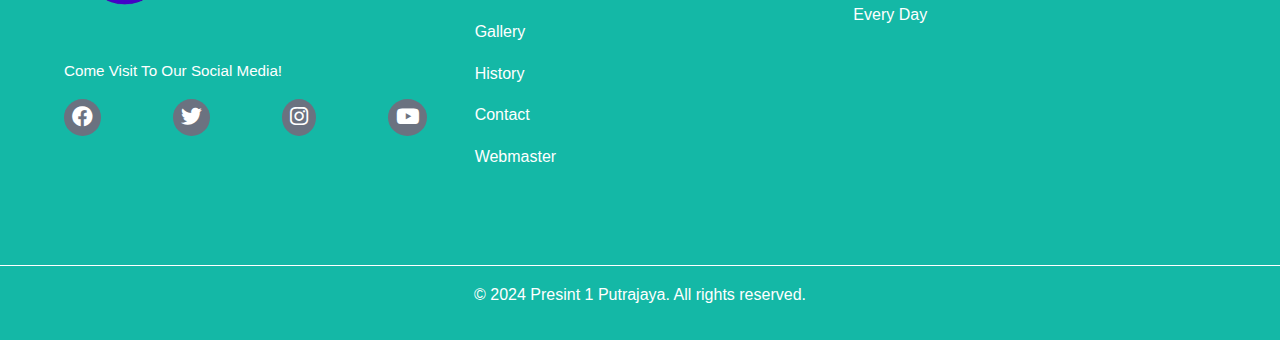
<file: pejabatpm.html>
<!DOCTYPE html>
<html lang="en">
<head>
    <meta charset="UTF-8">
    <meta name="viewport" content="width=device-width, initial-scale=1.0">
    <title>Perdana Putra - Iconic Venue</title>
    <link rel="stylesheet" href="pejabatpm.css">
    <link rel="stylesheet" href="https://cdnjs.cloudflare.com/ajax/libs/font-awesome/6.0.0/css/all.min.css">
    <style>
        /* Basic styling for the content */
        .venue-card {
            background: white;
            border-radius: 15px;
            box-shadow: 0 4px 20px rgba(0,0,0,0.1);
            overflow: hidden;
            margin: 2rem 0;
        }
        
        .venue-content {
            padding: 2rem;
        }
        
        .venue-title {
            font-size: 2rem;
            margin-bottom: 1rem;
            color: #333;
        }
        
        .venue-description {
            font-size: 1.1rem;
            line-height: 1.6;
            color: #666;
            margin-bottom: 2rem;
        }
        
        .venue-features h4 {
            color: #333;
            margin-bottom: 1rem;
        }
        
        .features-list {
            display: flex;
            flex-wrap: wrap;
            gap: 0.5rem;
            margin-bottom: 2rem;
        }
        
        .feature-tag {
            background: #e8f4f8;
            color: #2c5aa0;
            padding: 0.5rem 1rem;
            border-radius: 25px;
            font-size: 0.9rem;
        }
        
        .venue-info {
            display: grid;
            grid-template-columns: repeat(auto-fit, minmax(200px, 1fr));
            gap: 1.5rem;
            margin-bottom: 2rem;
        }
        
        .info-item {
            text-align: center;
        }
        
        .info-label {
            font-weight: bold;
            color: #333;
            margin-bottom: 0.5rem;
        }
        
        .info-value {
            color: #666;
            line-height: 1.4;
        }
        
        .visit-btn {
            background: #2c5aa0;
            color: white;
            padding: 0.8rem 2rem;
            text-decoration: none;
            border-radius: 25px;
            display: inline-block;
            font-weight: bold;
            transition: background 0.3s ease;
        }
        
        .visit-btn:hover {
            background: #1e4080;
        }
    </style>
</head>
<body>
    <header class="header">
        <div class="container">
            
            <div class="logo">
         
                <img src="logo1.png" alt="Logo" class="logo-image">
               
                <div class="logo-placeholder" style="display: none;">P1</div>
            </div>
            
            <nav class="navigation">
                <ul>
                    <li><a href="index.html">Home</a></li>
                    <li class="dropdown">
                        <a href="iconicvenue.html">Iconic Venue</a>
                        <div class="dropdown-content">
                            <a href="masjidputra.html">Putra Mosque</a>
                            <a href="pejabatpm.html">Perdana Putra</a>
                            <a href="dataranputra.html">Putra Square</a>
                        </div>
                    </li>
                    <li class="dropdown">
                        <a href="Activity.html">Activity</a>
                        <div class="dropdown-content">
                            <a href="cruise.html">Cruise</a>
                            <a href="jogging.html">Jogging</a>
                        </div>
                    </li>
                    <li><a href="food.html">Food</a></li>
                    <li><a href="gallery.html">Gallery</a></li>
                    <li><a href="history.html">History</a></li>
                    <li><a href="contact2.html">Contact</a></li>
                    <li><a href="accommodation.html">Accommodation</a></li>
                </ul>
            </nav>
        </div>
    </header>

    <main>
        <div class="container">
            <section class="page-header">
                <h1>Prime Minister's Office</h1>
                <img src="pejabat pm.jpg" alt="Perdana Putra" style="width: 100%; height: 300px; object-fit: cover; border-radius: 10px; margin: 1rem 0;">
                <p>One of the most iconic government buildings in Malaysia, located in Putrajaya.</p>
            </section>

            <section class="venue-card" id="pejabat-pm">
                <div class="venue-content">
                    <h2 class="venue-title">Prime Minister's Office</h2>
                    <p class="venue-description">
                        Prime Minister's office complex, showcasing impressive Moorish and Islamic architectural elements. This green-domed building sits majestically on a hilltop, offering commanding views of Putrajaya.
                    </p>

                    <div class="venue-features">
                        <h4>Key Features:</h4>
                        <div class="features-list">
                            <span class="feature-tag">Green Dome</span>
                            <span class="feature-tag">Moorish Architecture</span>
                            <span class="feature-tag">Hilltop Location</span>
                            <span class="feature-tag">Government Complex</span>
                            <span class="feature-tag">Panoramic Views</span>
                        </div>
                    </div>

                    <div class="venue-info">
                        <div class="info-item">
                            <div class="info-label">Public Access</div>
                            <div class="info-value">Exterior viewing only</div>
                        </div>
                        <div class="info-item">
                            <div class="info-label">Best Viewpoint</div>
                            <div class="info-value">Minister's Office</div>
                        </div>
                        <div class="info-item">
                            <div class="info-label">Photography</div>
                            <div class="info-value">Exterior allowed</div>
                        </div>
                    </div>

                </div>
            </section>
        </div>
    </main>

    <footer id="footer">
        <div class="footer-content">
            <div class="ft-content">
                <div class="icon">
                    <i class="fas fa-map-marker-alt"></i>
                </div>
                <div class="content">
                    <h3>Address</h3>
                    <p>Jalan Pulau Angsa, UiTM Puncak Perdana</p>
                </div>
            </div>
            <div class="ft-content">
                <div class="icon">
                    <i class="fas fa-phone"></i>
                </div>
                <div class="content">
                    <h3>Phone</h3>
                    <p>+603-8888 8000</p>
                </div>
            </div>
            <div class="ft-content">
                <div class="icon">
                    <i class="fas fa-envelope"></i>
                </div>
                <div class="content">
                    <h3>Email</h3>
                    <p>info@putrajaya.gov.my</p>
                </div>
            </div>
        </div>

        <div class="footer-wrapper">
            <div class="about">
                <img src="logo1.png" alt="Logo" class="footer-logo-img">
                <p class="lead"> Come Visit To Our Social Media!</p>
                <div class="social-icons">
                    <i class="fab fa-facebook"></i>
                    <i class="fab fa-twitter"></i>
                    <i class="fab fa-instagram"></i>
                    <i class="fab fa-youtube"></i>
                </div>
            </div>
            <div class="links">
                <h3>Quick Links</h3>
                <ul>
                    <li><a href="index.html">Home</a></li>
                    <li><a href="Activity.html">Activity</a></li>
                    <li><a href="gallery.html">Gallery</a></li>
                    <li><a href="history.html">History</a></li>
                    <li><a href="contact2.html">Contact</a></li>
                    <li><a href="webmaster.html">Webmaster</a></li>
                </ul>
            </div>
            <div class="subscribe">
                <h3>Contact Us</h3>
                <p class="lead">For more information about Presint 1 Putrajaya and available activities.</p>
                <p>Operating Hours: 24 Hours</p>
                <p>Every Day</p>
            </div>
        </div>
        
        <div class="footer">
            <p>&copy; 2024 Presint 1 Putrajaya. All rights reserved.</p>
        </div>
    </footer>
</body>
</html>
</file>
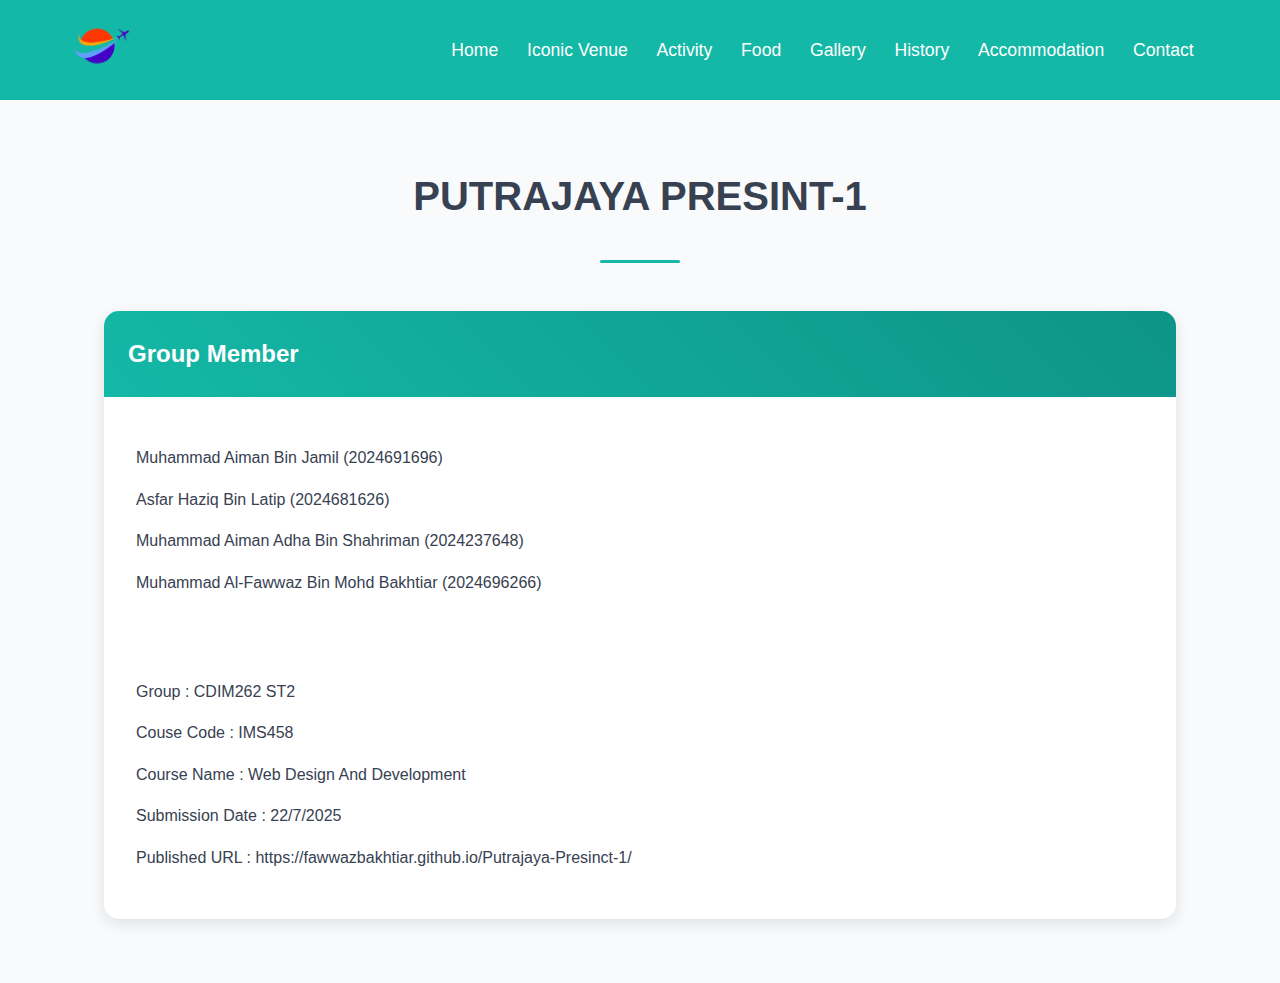
<file: webmaster.html>
<!DOCTYPE html>
<html lang="en">
<head>
    <meta charset="UTF-8">
    <meta name="viewport" content="width=device-width, initial-scale=1.0">
    <title>Activity - Presint 1 Putrajaya</title>
    <link rel="stylesheet" href="Activity.css">
    <link rel="stylesheet" href="https://cdnjs.cloudflare.com/ajax/libs/font-awesome/6.0.0/css/all.min.css">
</head>
<body>

    <header class="header">
        <div class="container">
            
            <div class="logo">
         
                <img src="logo1.png" alt="Logo" class="logo-image">
               
                <div class="logo-placeholder" style="display: none;">P1</div>
            </div>
            
            <nav class="navigation">
                <ul>
                    <li><a href="index.html">Home</a></li>
                    <li class="dropdown">
                        <a href="iconicvenue.html">Iconic Venue</a>
                        <div class="dropdown-content">
                            <a href="masjidputra.html">Putra Mosque</a>
                            <a href="pejabatpm.html">Perdana Putra</a>
                            <a href="dataranputra.html">Putra Square</a>
                        </div>
                    </li>
                    <li class="dropdown">
                        <a href="Activity.html">Activity</a>
                        <div class="dropdown-content">
                            <a href="cruise.html">Cruise</a>
                            <a href="jogging.html">Jogging</a>
                        </div>
                    </li>
                    <li><a href="food.html">Food</a></li>
                    <li><a href="gallery.html">Gallery</a></li>
                    <li><a href="history.html">History</a></li>
                    <li><a href="accommodation.html">Accommodation</a></li>
                    <li><a href="contact2.html">Contact</a></li>
                </ul>
            </nav>
        </div>
    </header>

  
    <main class="main-content">
        <div class="container">
            <h1 class="page-title">PUTRAJAYA PRESINT-1</h1>
            <div class="title-line"></div>
            
            <div class="history-grid">
                
                <div class="history-card">
                    <h3>Group Member</h3>
                    <div class="history-content">
                        <p>Muhammad Aiman Bin Jamil (2024691696)</p>
                        <p>Asfar Haziq Bin Latip (2024681626)</p>
                        <p>Muhammad Aiman Adha Bin Shahriman (2024237648)</p>
                        <p>Muhammad Al-Fawwaz Bin Mohd Bakhtiar (2024696266)</p>
                        <br>
                        <br>
                        <p>Group : CDIM262 ST2</p>
                        <p>Couse Code : IMS458</p>
                        <p>Course Name : Web Design And Development</p>
                        <p>Submission Date : 22/7/2025</p>
                        <p>Published URL : https://fawwazbakhtiar.github.io/Putrajaya-Presinct-1/</p>  
                </div>
            </div>
        </div>
    </main>
</body>
</html>
</file>
<file: style.css>
@import url('https://fonts.googleapis.com/css2?family=Poppins:wght@400;500;600&family=Ubuntu:wght@400;500;700&display=swap');

:root{
    --primary-color: #14b8a6;
    --white-color: #f9fafb;
    --light-gray-color: #374151;
}

*{
    padding: 0;
    margin: 0;
    box-sizing: border-box;
    font-family: "poppins", sans-serif;
}

html{
    font-size: 16px;
}



.container{
    max-width: 1440px;
    margin: 0 auto;
    padding: 0 2rem;
    width: 100%;
}

img{
    display: block;
    width: 100%;
    height: 100%;
    object-fit: cover;
}

a{
    text-decoration: none;
}

.heading-normal-txt{
    font-size: 1rem;
    letter-spacing: 6px;
    color: var(--primary-color);
}

.headings{
    font-size: 3rem;
    font-family: "ubuntu";
    padding-bottom: 2rem;
    letter-spacing: 2px;
}

.headings span{
    color: var(--primary-color);
}

.secondary-headings{
    font-size: 2.5rem;
    font-family: "ubuntu";
    padding: 1rem 0;
}

.lead{
    font-size: 1.1rem;
    line-height: 2;
    text-align: justify;
}

.primary-btn{
    width: 50%;
    outline: none;
    background-color: var(--primary-color);
    border: none;
    padding: 0.7rem;
    font-size: 1.7rem;
    border-radius: 4px;
    color: var(--white-color);
    cursor: pointer;    
}



header{
    position: fixed;
    top: 0;
    left: 0;
    width: 100%;
    z-index: 9999;
    padding: 1rem 0;
    background: transparent;
    transition: background-color 0.5s ease;
}

header.scrolled{
    background-color: rgba(20, 184, 166, 0.9);
    backdrop-filter: blur(8px);
}
.logo img{
    width: 120px;
    height: auto;
    object-fit: cover;
}

nav{
    display: flex;
    justify-content: space-between;
    align-items: center;
}

nav ul{
    list-style-type: none;
    display: flex;
}

nav ul li{
    margin: 0 0.9rem;
    position: relative;
}

nav ul li a{
    color: var(--white-color);
    font-size: 1.1rem;
}

nav > ul > li::before{
    content: "";
    position: absolute;
    top: 30px;
    left: 0;
    width: 0;
    height: 3px;
    background: var(--white-color);
    opacity: 0;
    transition: all 0.3s ease-in;
}

nav ul li:hover::before{
    opacity: 1;
    width: 100%;
}

.dropdown-menu li a {
    position: relative; 
    display: inline-block;
}

.dropdown-menu li a::after {
    content: "";
    position: absolute;
    bottom: -3px;
    left: 0;
    width: 0;
    height: 3px;
    background: var(--white-color);
    transition: 0.3s ease-in-out;
}

.dropdown-menu li a:hover::after {
    width: 100%;
}


nav ul li .dropdown-menu {
    display: none;
    position: absolute;
    top: 100%;
    left: 0;
    /*background-color: var(--primary-color);*/
    padding: 0.5rem 0;
    min-width: 180px;
    z-index: 999;
}


nav ul li:hover .dropdown-menu {
    display: block;
}


nav ul li .dropdown-menu li {
    margin: 0;
    padding: 0.5rem 1rem;
    white-space: nowrap;
}


nav ul li .dropdown-menu li a {
    color: var(--white-color);
    font-size: 1rem;
    text-decoration: none;
}



main{
    position: relative;
    top: 0;
    left: 0;
    width: 100%;
    height: 100%;
    z-index: 0;
}

.swiper{
    height: 100vh;
}

.slide-container{
    width: 100%;
}

.slide-container img{
    width: 100%;
    height: 100%;
    object-fit: cover;
    object-position: center 60px;
}

.img-overlay{
    position: absolute;
    z-index: 5;
    left: 50%;
    top: 50%;
    text-align: center;
    width: 100%;
    font-family: "ubuntu";
    transform: translate(-50%, -50%);
}

.img-overlay p{
    font-size: 1rem;
    letter-spacing: 8px;
    color: var(--primary-color);
    animation: animate 4s forwards;
}

.img-overlay h2{
    font-size: 5rem;
    color: var(--white-color);
    text-transform: uppercase;
    letter-spacing: 8px;
    animation: animate 4s forwards;
    transition: all 0.5s ease-in-out;
}

.overlay{
    position: relative;
}

.overlay::after{
    content: "";
    position: absolute;
    top: 0;
    left: 0;
    width: 100%;
    height: 100%;
    background: rgba(0, 0, 0, 0.4);
}

@keyframes animate{
    0%{
        transform: translate(-50%);
        opacity: 0;
    }
    50%{
        opacity: 0.2;
    }
    70%{
        opacity: 0.5;
    }
    70%{
        opacity: 1;
        transform: translate(-0%);
    }
}

.img-overlay h2 span{
    color: transparent;
    -webkit-text-stroke: 1px var(--white-color);
}



.about-content-wrapper{
    display: grid;
    grid-template-columns: repeat(2, 1fr);
    grid-column-gap: 3rem;
    margin: 3rem 0;
}

.about-content-wrapper h2 span{
    color: var(--primary-color);
    font-family: "ubuntu";
}

.about-content-wrapper ul{
    list-style: none;
}

.about-content-wrapper ul .icons{
    display: flex;
    align-items: center;
    margin: 1rem 0;
}

.about-content-wrapper ul .icons i{
    background: var(--primary-color);
    padding: 0.8rem;
    border-radius: 50%;
    color: var(--white-color);
}

.about-content-wrapper ul p{
    margin-left: 1rem;
}

.agency-right-side .img{
    position: relative;
    display: flex;
    align-items: flex-start;
}

.agency-right-side .img img{
    width: 90%;
    height: 650px;
    object-fit: cover;
    object-position: top;
    display: block;
    transition: 0.5s ease-in;
}

.agency-right-side .img::after{
    content: "";
    position: absolute;
    top: 15px;
    left: 55px;
    bottom: 0;
    right: 0;
    background: var(--primary-color);
    width: 88%;
    height: 660px;
    z-index: -2;
}

.agency-right-side .img img:hover{
    transform: scale(0.96);
}



#choose-place{
    padding: 6rem 0;
}

.choose-wrapper{
    display: grid;
    grid-template-columns: 2fr 1fr;
    grid-gap: 2rem;
}

.lg-img{
    position: relative;
    transition: all 0.5s;
    cursor: pointer;
    width: 100%;
    height: 95%;
}

.lg-img:hover::before{
    content: "";
    position: absolute;
    top: 0;
    left: 0;
    width: 100%;
    height: 100%;
    background: rgba(0, 0, 0, 0.5);
}

.lg-img:hover{
    transform: scale(1.02);
}

.img-content{
    position: absolute;
    bottom: 20px;
}

.img-content h2 {
    padding: 0 2rem;
    color: var(--white-color);
}

.hidden-content{
    padding: 0.5rem 2rem;
    color: var(--white-color);
    transform: translateY(120%);
    transition: all 0.5s ease-in-out;
}

.hidden-content i{
    padding: 0.2rem 0.2rem 0 0;
}

.lg-img:hover .hidden-content{
    transform: translateY(0%);
}

.row-wise-img{
    display: grid;
    grid-template-columns: repeat(3,1fr);
    grid-gap: 2rem;
}



#static-counter{
    padding: 6rem 0;
    background: url(Zenith3.jpg) no-repeat center center/cover;
    background-attachment: fixed;
    position: relative;
    z-index: 4;
}

#static-counter::after{
    content: "";
    position: absolute;
    top: 0;
    left: 0;
    width: 100%;
    height: 100%;
    background: rgba(0, 0, 0, 0.5);
    z-index: -1;
}

.static-wrapper{
    display: grid;
    grid-template-columns: repeat(4, 1fr);
    grid-gap: 2rem;
    text-align: center;
    align-items: center;
    height: 100%;
    padding: 2rem 0;
}

.static-icons{
    color: var(--white-color);
    cursor: pointer;
}

.static-icons i{
    font-size: 3rem;
    padding: 2rem;
    border-radius: 50%;
    border: 2px solid var(--primary-color);
    cursor: pointer;
    transition: all 0.3s ease-in;
}

.number{
    font-size: 2.5rem;
    font-weight: 600;
    margin-top: 1rem;
}

.static-icons i:hover{
    background: var(--primary-color);
    border: none;
    transform: translateY(-20%);
}



#top-destination{
    padding: 6rem 0;
}

.top-destination-wrapper{
    width: 100%;
}

.carousel{
    position: relative;
    cursor: pointer;
    transition: all 0.5s ease-in-out;
}

.carousel:hover::before{
    content: "";
    position: absolute;
    top: 0;
    left: 0;
    width: 100%;
    height: 100%;
    background: rgba(0, 0, 0, 0.5);
}

.carousel-img-overlay{
    width: 100%;
}

.hidden-content-carousel{
    padding: 0.5rem 2rem;
    color: var(--white-color);
    transform: translateY(120%);
    transition: all 0.5s ease-in-out;
}

.carousel-img-overlay i{
    padding-right: 1rem;
    color: var(--white-color);
}

.carousel:hover .hidden-content-carousel{
    transform: translateY(0%);
}

.carousel:hover{
    transform: scale(1.1);
}



#testimonials{
    padding: 6rem 0;
    width: 100%;
    background: url(Zenith2.jpg) no-repeat center center/cover;
    background-attachment: fixed;
}

#testimonials .headings{
    color: var(--white-color);
}

.testimonials-wrapper{
    overflow: hidden;
    background: rgba(0, 0, 0, 0.8);
    color: var(--white-color);
    padding: 2rem 6rem;
}

.testimonials-wrapper i{
    color: var(--primary-color);
}

.testimonials-wrapper p{
    text-align: center;
}

.test-img{
    display: flex;
    align-items: center;
    justify-content: center;
}

.test-img img{
    width: 20%;
    object-fit: cover;
    margin: 1rem 0;
}

.icons{
    text-align: center;
}

.guest{
    font-size: 0.75rem;
}

#footer{
    padding: 3rem 0;
    padding-bottom: 1rem;
    background: var(--primary-color);
}

.footer-content{
    display: grid;
    grid-template-columns: repeat(3, 1fr);
    border: 1px solid var(--light-gray-color);
}

.ft-content{
    display: flex;
    align-items: center;
    padding: 0.5rem;
    color: var(--white-color);
}

.icon i{
    padding: 0.8rem;
    font-size: 2.3rem;
    background: var(--light-gray-color);
}

.content{
    padding: 1rem;
}

.footer-wrapper{
    display: grid;
    grid-template-columns: repeat(3, 1fr);
    padding: 1rem 0;
    grid-gap: 2rem;
    color: var(--white-color);
    margin: 4rem ;
}

.about img{
    width: 40%;
    object-fit: cover;
}

.social-icons{
    display: flex;
    justify-content: space-between;
    align-items: center;
}

.social-icons i{
    background: var(--light-gray-color);
    color: var(--white-color);
    padding: 0.5rem;
    font-size: 1.3rem;
    margin: 1rem 0;
    border-radius: 50%;
    cursor: pointer;
}

.about .lead{
    font-size: 0.95rem;
    margin-top: 1rem;
}

.links ul{
    list-style-type: none;
}

.links ul li{
    margin: 1rem;
    font-size: 1rem;
}

.links ul li a{
    color: var(--white-color);
}

.subscribe .lead{
    font-size: 1.1rem;
    letter-spacing: 1;
}

.footer{
    border-top: 1px solid var(--white-color);
}

.footer p{
    text-align: center;
    padding: 1rem 0;
    color: var(--white-color);
}
</file>
<file: contact2.css>
:root {
    --primary-color: #14b8a6;
    --teal-color: #14b8a6;
    --white-color: #ffffff;
    --light-gray-color: #6b7280;
    --bg-gray: #f9fafb;
}

* {
    margin: 0;
    padding: 0;
    box-sizing: border-box;
}

body {
    font-family: 'Arial', sans-serif;
    background-color: #f9fafb;
    color: #374151;
    line-height: 1.6;
}

/* Container */
.container {
    max-width: 1200px;
    margin: 0 auto;
    padding: 0 2rem;
}

/* Header Styles */
.header {
    padding: 1rem 0;
    background-color: var(--primary-color);
}

.header .container {
    display: flex;
    justify-content: space-between;
    align-items: center;
}

.logo-image {
    width: 40px;
    height: auto;
    object-fit: cover;
}

.logo-placeholder {
    width: 40px;
    height: 40px;
    background-color: var(--white-color);
    color: var(--primary-color);
    display: flex;
    align-items: center;
    justify-content: center;
    font-weight: bold;
    font-size: 1rem;
    border-radius: 50%;
}

/* Make all images smaller (except logo) */
img:not(.logo-image):not(.footer-logo-img) {
    max-width: 400px;
    height: auto;
    object-fit: cover;
    display: block;
    margin: 1rem auto;
    border-radius: 8px;
    box-shadow: 0 2px 8px rgba(0,0,0,0.1);
}

/* Navigation Styles */
.navigation ul {
    list-style-type: none;
    display: flex;
    margin: 0;
    padding: 0;
}

.navigation ul li {
    margin: 0 0.9rem;
    position: relative;
}

.navigation ul li a {
    color: var(--white-color);
    font-size: 1.1rem;
    text-decoration: none;
    transition: color 0.3s ease;
}

.navigation > ul > li::before {
    content: "";
    position: absolute;
    top: 30px;
    left: 0;
    width: 0;
    height: 3px;
    background: var(--white-color);
    opacity: 0;
    transition: all 0.3s ease-in;
}

.navigation ul li:hover::before {
    opacity: 1;
    width: 100%;
}

/* Dropdown Styles */
.dropdown-content {
    display: none;
    position: absolute;
    top: 100%;
    left: 0;
    background-color: var(--primary-color);
    padding: 0.5rem 0;
    min-width: 180px;
    z-index: 999;
    border-radius: 5px;
    box-shadow: 0 5px 15px rgba(0,0,0,0.1);
}

.dropdown:hover .dropdown-content {
    display: block;
}

.dropdown-content a {
    color: var(--white-color);
    padding: 0.5rem 1rem;
    display: block;
    text-decoration: none;
    font-size: 1rem;
    transition: background-color 0.3s ease;
    position: relative;
}

.dropdown-content a:hover {
    background-color: rgba(255,255,255,0.1);
}

.dropdown-content a::after {
    content: "";
    position: absolute;
    bottom: 0;
    left: 1rem;
    width: 0;
    height: 2px;
    background: var(--white-color);
    transition: 0.3s ease-in-out;
}

.dropdown-content a:hover::after {
    width: calc(100% - 2rem);
}


.hero {
    background: linear-gradient(135deg, #f9fafb 0%, #e5e7eb 100%);
    padding: 4rem 0;
    text-align: center;
}

.hero-content {
    max-width: 800px;
    margin: 0 auto;
    padding: 0 2rem;
}

.hero h1 {
    font-size: 3.5rem;
    margin-bottom: 1rem;
    color: #374151;
    font-weight: 700;
}

.hero p {
    font-size: 1.2rem;
    margin-bottom: 2rem;
    color: #374151;
}


.section {
    padding: 4rem 0;
    max-width: 1200px;
    margin: 0 auto;
}

.section-title {
    text-align: center;
    font-size: 2.5rem;
    color: #374151;
    margin-bottom: 3rem;
    position: relative;
    padding-bottom: 1rem;
}

.section-title::after {
    content: '';
    position: absolute;
    bottom: 0;
    left: 50%;
    transform: translateX(-50%);
    width: 80px;
    height: 3px;
    background-color: #14b8a6;
    border-radius: 2px;
}


.table-container {
    margin: 2rem auto;
    padding: 0 2rem;
}

.contact-table {
    width: 100%;
    max-width: 1000px;
    margin: 0 auto 3rem;
    background-color: white;
    border-radius: 15px;
    overflow: hidden;
    box-shadow: 0 5px 15px rgba(0,0,0,0.1);
    border-collapse: collapse;
}

.contact-table caption {
    font-size: 1.8rem;
    font-weight: 600;
    color: #374151;
    padding: 1.5rem;
    background: linear-gradient(45deg, #14b8a6, #0d9488);
    color: white;
    text-align: center;
}

.contact-table th {
    background-color: #14b8a6;
    color: white;
    padding: 1.2rem;
    text-align: left;
    font-weight: 600;
    font-size: 1.1rem;
}

.contact-table td {
    padding: 1rem 1.2rem;
    border-bottom: 1px solid #e5e7eb;
}

.contact-table tr:nth-child(even) {
    background-color: #f9fafb;
}

.contact-table tr:hover {
    background-color: #e6fffa;
    transform: scale(1.01);
    transition: all 0.3s ease;
}

.icon-cell {
    text-align: center;
    font-size: 1.5rem;
    width: 80px;
}

.highlight {
    color: #14b8a6;
    font-weight: 600;
}


.form-table {
    width: 100%;
    max-width: 800px;
    margin: 0 auto;
    background-color: white;
    border-radius: 15px;
    overflow: hidden;
    box-shadow: 0 5px 15px rgba(0,0,0,0.1);
    border-collapse: collapse;
}

.form-table caption {
    font-size: 1.8rem;
    font-weight: 600;
    color: #374151;
    padding: 1.5rem;
    background: linear-gradient(45deg, #14b8a6, #0d9488);
    color: white;
    text-align: center;
}

.form-table th {
    background-color: #14b8a6;
    color: white;
    padding: 1rem;
    text-align: left;
    width: 200px;
    font-weight: 600;
}

.form-table td {
    padding: 1rem;
    border-bottom: 1px solid #e5e7eb;
}

.form-table tr:nth-child(even) {
    background-color: #f9fafb;
}

.form-table input,
.form-table textarea,
.form-table select {
    width: 100%;
    padding: 0.8rem;
    border: 2px solid #e5e7eb;
    border-radius: 8px;
    font-size: 1rem;
    transition: border-color 0.3s ease;
}

.form-table input:focus,
.form-table textarea:focus,
.form-table select:focus {
    outline: none;
    border-color: #14b8a6;
}

.form-table textarea {
    resize: vertical;
    min-height: 100px;
}

.submit-btn {
    background-color: #14b8a6;
    color: white;
    border: none;
    padding: 1rem 2rem;
    border-radius: 25px;
    cursor: pointer;
    font-weight: 500;
    font-size: 1.1rem;
    transition: background-color 0.3s ease, transform 0.3s ease;
    width: 100%;
}

.submit-btn:hover {
    background-color: #0d9488;
    transform: translateY(-2px);
}


#footer {
    padding: 3rem 0;
    padding-bottom: 1rem;
    background: var(--primary-color);
    margin-top: 4rem;
}

.footer-content {
    display: grid;
    grid-template-columns: repeat(3, 1fr);
    border: 1px solid var(--light-gray-color);
}

.ft-content {
    display: flex;
    align-items: center;
    padding: 0.5rem;
    color: var(--white-color);
}

.icon i {
    padding: 0.8rem;
    font-size: 2.3rem;
    background: var(--light-gray-color);
}

.content {
    padding: 1rem;
}

.footer-wrapper {
    display: grid;
    grid-template-columns: repeat(3, 1fr);
    padding: 1rem 0;
    grid-gap: 2rem;
    color: var(--white-color);
    margin: 4rem;
}

.about img {
    width: 40%;
    object-fit: cover;
}

.social-icons {
    display: flex;
    justify-content: space-between;
    align-items: center;
}

.social-icons i {
    background: var(--light-gray-color);
    color: var(--white-color);
    padding: 0.5rem;
    font-size: 1.3rem;
    margin: 1rem 0;
    border-radius: 50%;
    cursor: pointer;
}

.about .lead {
    font-size: 0.95rem;
    margin-top: 1rem;
}

.links ul {
    list-style-type: none;
}

.links ul li {
    margin: 1rem;
    font-size: 1rem;
}

.links ul li a {
    color: var(--white-color);
    text-decoration: none;
}

.subscribe .lead {
    font-size: 1.1rem;
    letter-spacing: 1;
}

.footer {
    border-top: 1px solid var(--white-color);
}

.footer p {
    text-align: center;
    padding: 1rem 0;
    color: var(--white-color);
}


@keyframes fadeInUp {
    from {
        opacity: 0;
        transform: translateY(30px);
    }
    to {
        opacity: 1;
        transform: translateY(0);
    }
}

.contact-table {
    animation: fadeInUp 0.6s ease forwards;
}

.contact-table:nth-child(1) { animation-delay: 0.1s; }
.contact-table:nth-child(2) { animation-delay: 0.2s; }
.contact-table:nth-child(3) { animation-delay: 0.3s; }
.contact-table:nth-child(4) { animation-delay: 0.4s; }


@media (max-width: 768px) {
    nav ul {
        display: none;
    }

    .hero h1 {
        font-size: 2.5rem;
    }

    .section-title {
        font-size: 2rem;
    }

    .contact-table,
    .form-table {
        font-size: 0.9rem;
    }

    .contact-table th,
    .contact-table td {
        padding: 0.8rem;
    }

    .form-table th {
        width: 150px;
    }

    .footer-content {
        grid-template-columns: 1fr;
    }

    .footer-wrapper {
        grid-template-columns: 1fr;
        margin: 2rem;
    }

    .table-container {
        padding: 0 1rem;
    }
}

@media (max-width: 480px) {
    .hero h1 {
        font-size: 2rem;
    }

    .hero p {
        font-size: 1rem;
    }

    .contact-table caption,
    .form-table caption {
        font-size: 1.4rem;
        padding: 1rem;
    }

    .contact-table th,
    .contact-table td,
    .form-table th,
    .form-table td {
        padding: 0.6rem;
        font-size: 0.85rem;
    }

    .form-table th {
        width: 120px;
    }

    .container {
        padding: 0 1rem;
    }
}
</file>
<file: cruise.css>
:root {
    --primary-color: #14b8a6;
    --teal-color: #14b8a6;
    --white-color: #ffffff;
    --light-gray-color: #6b7280;
    --bg-gray: #f9fafb;
    --dark-gray: #374151;
    --border-color: #e5e7eb;
}

* {
    margin: 0;
    padding: 0;
    box-sizing: border-box;
}

body {
    font-family: 'Arial', sans-serif;
    background-color: #f9fafb;
    color: #374151;
    line-height: 1.6;
}

/* Container */
.container {
    max-width: 1200px;
    margin: 0 auto;
    padding: 0 2rem;
}

/* Header Styles */
.header {
    padding: 1rem 0;
    background-color: var(--primary-color);
    position: relative;
    box-shadow: 0 2px 10px rgba(0,0,0,0.1);
}

.header .container {
    display: flex;
    justify-content: space-between;
    align-items: center;
}

.logo {
    display: flex;
    align-items: center;
}

.logo-image {
    width: 60px;
    height: auto;
    object-fit: cover;
    border-radius: 50%;
}

.logo-placeholder {
    width: 60px;
    height: 60px;
    background-color: var(--white-color);
    color: var(--primary-color);
    display: flex;
    align-items: center;
    justify-content: center;
    font-weight: bold;
    font-size: 1.5rem;
    border-radius: 50%;
}

/* Navigation Styles */
.navigation ul {
    list-style-type: none;
    display: flex;
    margin: 0;
    padding: 0;
    align-items: center;
}

.navigation ul li {
    margin: 0 0.9rem;
    position: relative;
}

.navigation ul li a {
    color: var(--white-color);
    font-size: 1.1rem;
    text-decoration: none;
    transition: color 0.3s ease;
    padding: 0.5rem 0;
    display: block;
}

.navigation ul li a:hover,
.navigation ul li a.active {
    color: #f0f9ff;
}

.navigation > ul > li::before {
    content: "";
    position: absolute;
    top: 30px;
    left: 0;
    width: 0;
    height: 3px;
    background: var(--white-color);
    opacity: 0;
    transition: all 0.3s ease-in;
}

.navigation ul li:hover::before,
.navigation ul li a.active::before {
    opacity: 1;
    width: 100%;
}

/* Dropdown Styles */
.dropdown {
    position: relative;
}

.dropdown-content {
    display: none;
    position: absolute;
    top: 100%;
    left: 0;
    background-color: var(--primary-color);
    padding: 0.5rem 0;
    min-width: 180px;
    z-index: 999;
    border-radius: 5px;
    box-shadow: 0 5px 15px rgba(0,0,0,0.1);
    animation: slideDown 0.3s ease;
}

.dropdown:hover .dropdown-content {
    display: block;
}

.dropdown-content a {
    color: var(--white-color);
    padding: 0.5rem 1rem;
    display: block;
    text-decoration: none;
    font-size: 1rem;
    transition: background-color 0.3s ease;
    position: relative;
}

.dropdown-content a:hover {
    background-color: rgba(255,255,255,0.1);
}

.dropdown-content a::after {
    content: "";
    position: absolute;
    bottom: 0;
    left: 1rem;
    width: 0;
    height: 2px;
    background: var(--white-color);
    transition: 0.3s ease-in-out;
}

.dropdown-content a:hover::after {
    width: calc(100% - 2rem);
}

/* Mobile Menu Toggle */
.mobile-menu-toggle {
    display: none;
    background: none;
    border: none;
    color: var(--white-color);
    font-size: 1.5rem;
    cursor: pointer;
}

/* Main Content */
.main-content {
    padding: 4rem 0;
    max-width: 1200px;
    margin: 0 auto;
}

.page-title {
    text-align: center;
    font-size: 2.5rem;
    color: #374151;
    margin-bottom: 1rem;
    position: relative;
    padding-bottom: 1rem;
    font-weight: 700;
}

.title-line {
    width: 80px;
    height: 3px;
    background-color: #14b8a6;
    border-radius: 2px;
    margin: 0 auto 3rem;
}

/* History Grid */
.history-grid {
    display: grid;
    grid-template-columns: 1fr;
    gap: 2rem;
    padding: 0 2rem;
}

.history-card {
    background-color: white;
    border-radius: 15px;
    overflow: hidden;
    box-shadow: 0 5px 15px rgba(0,0,0,0.1);
    animation: fadeInUp 0.6s ease forwards;
    transition: all 0.3s ease;
}

.history-card:nth-child(1) { animation-delay: 0.1s; }
.history-card:nth-child(2) { animation-delay: 0.2s; }
.history-card:nth-child(3) { animation-delay: 0.3s; }
.history-card:nth-child(4) { animation-delay: 0.4s; }
.history-card:nth-child(5) { animation-delay: 0.5s; }
.history-card:nth-child(6) { animation-delay: 0.6s; }
.history-card:nth-child(7) { animation-delay: 0.7s; }

.history-card h3 {
    background: linear-gradient(45deg, #14b8a6, #0d9488);
    color: white;
    padding: 1.5rem;
    margin: 0;
    font-size: 1.5rem;
    font-weight: 600;
}

.history-content {
    padding: 2rem;
}

/* Cruise Image Styles */
.cruise-main-image {
    margin-bottom: 1.5rem;
    text-align: center;
}

.cruise-main-image img {
    width: 100%;
    max-width: 600px;
    height: 300px;
    object-fit: cover;
    border-radius: 10px;
    box-shadow: 0 5px 15px rgba(0,0,0,0.2);
    transition: transform 0.3s ease;
}

.cruise-main-image img:hover {
    transform: scale(1.02);
}

/* Price Section */
.price-section {
    background: linear-gradient(135deg, #f8f9fa 0%, #e9ecef 100%);
    padding: 1.5rem;
    border-radius: 10px;
    margin: 1rem 0;
    border: 1px solid var(--border-color);
}

.price-item {
    display: flex;
    justify-content: space-between;
    align-items: center;
    padding: 0.8rem 0;
    border-bottom: 1px solid #dee2e6;
}

.price-item:last-child {
    border-bottom: none;
}

.price-category {
    font-weight: 500;
    color: #333;
    flex: 1;
}

.price-amount {
    font-weight: bold;
    font-size: 1.2rem;
    color: #14b8a6;
    text-align: right;
}

.btn-container {
    text-align: center;
    margin-top: 1.5rem;
}

.btn-primary {
    background: linear-gradient(135deg, #14b8a6 0%, #0d9488 100%);
    color: white;
    padding: 12px 30px;
    text-decoration: none;
    border-radius: 25px;
    font-weight: 500;
    transition: all 0.3s ease;
    display: inline-block;
    border: none;
    cursor: pointer;
    font-size: 1rem;
}

.btn-primary:hover {
    transform: translateY(-2px);
    box-shadow: 0 5px 15px rgba(20, 184, 166, 0.4);
    background: linear-gradient(135deg, #0f766e 0%, #0d9488 100%);
}

/* Schedule Section */
.schedule-section {
    margin-top: 1rem;
}

.schedule-section h4 {
    color: #2c3e50;
    margin: 1.5rem 0 1rem 0;
    font-size: 1.2rem;
    font-weight: 600;
    border-bottom: 2px solid #14b8a6;
    padding-bottom: 0.5rem;
    display: inline-block;
}

.schedule-grid {
    display: grid;
    grid-template-columns: repeat(auto-fit, minmax(180px, 1fr));
    gap: 10px;
    margin-bottom: 1.5rem;
}

.time-slot {
    background: linear-gradient(135deg, #e3f2fd 0%, #bbdefb 100%);
    padding: 12px 15px;
    border-radius: 8px;
    text-align: center;
    font-weight: 500;
    color: #1976d2;
    border: 1px solid #90caf9;
    transition: all 0.3s ease;
    cursor: default;
}

.time-slot:hover {
    transform: translateY(-2px);
    box-shadow: 0 3px 10px rgba(25, 118, 210, 0.2);
}

/* Contact Section */
.contact-section {
    background: #f8f9fa;
    padding: 1.5rem;
    border-radius: 10px;
    border-left: 4px solid #14b8a6;
}

.contact-section p {
    margin-bottom: 0.8rem;
    display: flex;
    align-items: center;
}

.contact-section strong {
    color: #14b8a6;
    min-width: 80px;
    display: inline-block;
}

/* Lists */
.bullet-list {
    list-style: none;
    margin: 1rem 0;
    padding: 0;
}

.bullet-list li {
    margin: 1rem 0;
    padding-left: 1.5rem;
    position: relative;
    font-size: 1rem;
    line-height: 1.6;
}

.bullet-list li::before {
    content: "✓";
    color: #14b8a6;
    font-weight: bold;
    position: absolute;
    left: 0;
    font-size: 1.2rem;
}

.building-list {
    list-style: none;
    margin: 1rem 0;
    padding: 0;
}

.building-list li {
    margin: 0.8rem 0;
    padding-left: 2.5rem;
    position: relative;
    font-size: 1rem;
    line-height: 1.6;
    background: #f8f9fa;
    padding: 0.8rem 0.8rem 0.8rem 2.5rem;
    border-radius: 8px;
    border-left: 3px solid #14b8a6;
}

.emoji {
    position: absolute;
    left: 0.8rem;
    font-size: 1.2rem;
}

.history-content p {
    margin: 1rem 0;
    font-size: 1rem;
    color: #374151;
    line-height: 1.7;
}

.history-content strong {
    color: #14b8a6;
    font-weight: 600;
}

.highlight-box {
    background: linear-gradient(135deg, #e6fffa 0%, #b2f5ea 100%);
    padding: 1.5rem;
    border-radius: 10px;
    margin-top: 2rem;
    border-left: 4px solid #14b8a6;
    box-shadow: 0 2px 8px rgba(20, 184, 166, 0.1);
}

.highlight-box h4 {
    color: #0d9488;
    font-size: 1.3rem;
    margin-bottom: 1rem;
    font-weight: 600;
}

.highlight-box p {
    color: #374151;
    font-size: 1rem;
    line-height: 1.6;
    margin: 0;
}

/* Footer */
#footer {
    padding: 3rem 0;
    padding-bottom: 1rem;
    background: var(--primary-color);
    margin-top: 4rem;
}

.footer-content {
    display: grid;
    grid-template-columns: repeat(auto-fit, minmax(250px, 1fr));
    border: 1px solid rgba(255,255,255,0.2);
    border-radius: 10px;
    overflow: hidden;
    margin: 0 2rem;
}

.ft-content {
    display: flex;
    align-items: center;
    padding: 1rem;
    color: var(--white-color);
    border-right: 1px solid rgba(255,255,255,0.2);
}

.ft-content:last-child {
    border-right: none;
}

.icon i {
    padding: 0.8rem;
    font-size: 2rem;
    background: rgba(255,255,255,0.2);
    border-radius: 50%;
    margin-right: 1rem;
}

.content h3 {
    font-size: 1.1rem;
    margin-bottom: 0.5rem;
}

.content p {
    font-size: 0.9rem;
    opacity: 0.9;
}

.footer-wrapper {
    display: grid;
    grid-template-columns: repeat(auto-fit, minmax(250px, 1fr));
    padding: 2rem;
    grid-gap: 2rem;
    color: var(--white-color);
    margin: 2rem;
}

.footer-logo-img {
    width: 60px;
    height: 60px;
    object-fit: cover;
    border-radius: 50%;
    margin-bottom: 1rem;
}

.social-icons {
    display: flex;
    gap: 1rem;
    margin-top: 1rem;
}

.social-icons i {
    background: rgba(255,255,255,0.2);
    color: var(--white-color);
    padding: 0.8rem;
    font-size: 1.2rem;
    border-radius: 50%;
    cursor: pointer;
    transition: all 0.3s ease;
}

.social-icons i:hover {
    background: var(--white-color);
    color: var(--primary-color);
    transform: translateY(-2px);
}

.about .lead {
    font-size: 0.95rem;
    margin-top: 1rem;
    opacity: 0.9;
}

.links h3 {
    margin-bottom: 1rem;
    font-size: 1.2rem;
}

.links ul {
    list-style-type: none;
}

.links ul li {
    margin: 0.8rem 0;
    font-size: 1rem;
}

.links ul li a {
    color: var(--white-color);
    text-decoration: none;
    opacity: 0.9;
    transition: opacity 0.3s ease;
}

.links ul li a:hover {
    opacity: 1;
}

.subscribe h3 {
    margin-bottom: 1rem;
    font-size: 1.2rem;
}

.subscribe .lead {
    font-size: 1rem;
    letter-spacing: 0.5px;
    opacity: 0.9;
    margin-bottom: 1rem;
}

.subscribe p {
    margin-bottom: 0.5rem;
    opacity: 0.9;
}

.footer {
    border-top: 1px solid rgba(255,255,255,0.2);
    margin: 0 2rem;
}

.footer p {
    text-align: center;
    padding: 1rem 0;
    color: var(--white-color);
    opacity: 0.9;
}

/* Animations */
@keyframes fadeInUp {
    from {
        opacity: 0;
        transform: translateY(30px);
    }
    to {
        opacity: 1;
        transform: translateY(0);
    }
}

@keyframes slideDown {
    from {
        opacity: 0;
        transform: translateY(-10px);
    }
    to {
        opacity: 1;
        transform: translateY(0);
    }
}

/* Hover Effects */
.history-card:hover {
    transform: translateY(-5px);
    box-shadow: 0 15px 35px rgba(0,0,0,0.15);
}

/* Responsive Design */
@media (max-width: 1024px) {
    .container {
        padding: 0 1.5rem;
    }
    
    .navigation ul {
        flex-wrap: wrap;
        justify-content: center;
        gap: 0.5rem;
    }
    
    .navigation ul li {
        margin: 0.2rem 0.4rem;
    }
    
    .page-title {
        font-size: 2.2rem;
    }
    
    .history-grid {
        padding: 0 1rem;
    }
}

@media (max-width: 768px) {
    .header .container {
        flex-direction: column;
        gap: 1rem;
        padding: 1rem;
    }

    .navigation ul {
        flex-wrap: wrap;
        justify-content: center;
        gap: 0.3rem;
    }
    
    .navigation ul li {
        margin: 0.2rem;
    }
    
    .navigation ul li a {
        font-size: 1rem;
        padding: 0.3rem;
    }
    
    .page-title {
        font-size: 2rem;
        padding: 0 1rem;
    }
    
    .main-content {
        padding: 2rem 0;
    }
    
    .history-grid {
        padding: 0 0.5rem;
        gap: 1.5rem;
    }
    
    .history-content {
        padding: 1.5rem;
    }
    
    .cruise-main-image img {
        height: 200px;
    }
    
    .schedule-grid {
        grid-template-columns: repeat(auto-fit, minmax(150px, 1fr));
    }
    
    .price-item {
        flex-direction: column;
        align-items: flex-start;
        gap: 0.5rem;
    }
    
    .price-amount {
        font-size: 1.3rem;
    }
    
    .footer-content {
        grid-template-columns: 1fr;
        margin: 0 1rem;
    }
    
    .ft-content {
        border-right: none;
        border-bottom: 1px solid rgba(255,255,255,0.2);
    }
    
    .ft-content:last-child {
        border-bottom: none;
    }
    
    .footer-wrapper {
        grid-template-columns: 1fr;
        margin: 1rem;
        padding: 1rem;
    }
}

@media (max-width: 480px) {
    .container {
        padding: 0 1rem;
    }
    
    .page-title {
        font-size: 1.8rem;
    }
    
    .history-card h3 {
        font-size: 1.3rem;
        padding: 1rem;
    }
    
    .history-content {
        padding: 1rem;
    }
    
    .schedule-grid {
        grid-template-columns: 1fr;
    }
    
    .building-list li {
        padding: 0.6rem 0.6rem 0.6rem 2rem;
    }
    
    .emoji {
        left: 0.6rem;
    }
    
    .navigation ul li a {
        font-size: 0.9rem;
    }
}
</file>
<file: dataranputra.css>
:root {
    --primary-color: #14b8a6;
    --teal-color: #14b8a6;
    --white-color: #ffffff;
    --light-gray-color: #6b7280;
    --bg-gray: #f9fafb;
}

* {
    margin: 0;
    padding: 0;
    box-sizing: border-box;
}

body {
    font-family: 'Arial', sans-serif;
    background-color: #f9fafb;
    color: #374151;
    line-height: 1.6;
}

/* Container */
.container {
    max-width: 1200px;
    margin: 0 auto;
    padding: 0 2rem;
}

/* Header Styles */
.header {
    padding: 1rem 0;
    background-color: var(--primary-color);
}

.header .container {
    display: flex;
    justify-content: space-between;
    align-items: center;
}

.logo-image {
    width: 60px;
    height: auto;
    object-fit: cover;
}

.logo-placeholder {
    width: 60px;
    height: 60px;
    background-color: var(--white-color);
    color: var(--primary-color);
    display: flex;
    align-items: center;
    justify-content: center;
    font-weight: bold;
    font-size: 1.5rem;
    border-radius: 50%;
}

/* Navigation Styles */
.navigation ul {
    list-style-type: none;
    display: flex;
    margin: 0;
    padding: 0;
}

.navigation ul li {
    margin: 0 0.9rem;
    position: relative;
}

.navigation ul li a {
    color: var(--white-color);
    font-size: 1.1rem;
    text-decoration: none;
    transition: color 0.3s ease;
}

.navigation > ul > li::before {
    content: "";
    position: absolute;
    top: 30px;
    left: 0;
    width: 0;
    height: 3px;
    background: var(--white-color);
    opacity: 0;
    transition: all 0.3s ease-in;
}

.navigation ul li:hover::before {
    opacity: 1;
    width: 100%;
}

/* Dropdown Styles */
.dropdown-content {
    display: none;
    position: absolute;
    top: 100%;
    left: 0;
    background-color: var(--primary-color);
    padding: 0.5rem 0;
    min-width: 180px;
    z-index: 999;
    border-radius: 5px;
    box-shadow: 0 5px 15px rgba(0,0,0,0.1);
}

.dropdown:hover .dropdown-content {
    display: block;
}

.dropdown-content a {
    color: var(--white-color);
    padding: 0.5rem 1rem;
    display: block;
    text-decoration: none;
    font-size: 1rem;
    transition: background-color 0.3s ease;
    position: relative;
}

.dropdown-content a:hover {
    background-color: rgba(255,255,255,0.1);
}

.dropdown-content a::after {
    content: "";
    position: absolute;
    bottom: 0;
    left: 1rem;
    width: 0;
    height: 2px;
    background: var(--white-color);
    transition: 0.3s ease-in-out;
}

.dropdown-content a:hover::after {
    width: calc(100% - 2rem);
}

/* Main Content */
.main-content {
    padding: 4rem 0;
    max-width: 1200px;
    margin: 0 auto;
}

.page-title {
    text-align: center;
    font-size: 2.5rem;
    color: #374151;
    margin-bottom: 1rem;
    position: relative;
    padding-bottom: 1rem;
}

.title-line {
    width: 80px;
    height: 3px;
    background-color: #14b8a6;
    border-radius: 2px;
    margin: 0 auto 3rem;
}

/* History Grid */
.history-grid {
    display: grid;
    grid-template-columns: 1fr;
    gap: 2rem;
    padding: 0 2rem;
}

.history-card {
    background-color: white;
    border-radius: 15px;
    overflow: hidden;
    box-shadow: 0 5px 15px rgba(0,0,0,0.1);
    animation: fadeInUp 0.6s ease forwards;
}

.history-card:nth-child(1) { animation-delay: 0.1s; }
.history-card:nth-child(2) { animation-delay: 0.2s; }
.history-card:nth-child(3) { animation-delay: 0.3s; }
.history-card:nth-child(4) { animation-delay: 0.4s; }
.history-card:nth-child(5) { animation-delay: 0.5s; }
.history-card:nth-child(6) { animation-delay: 0.6s; }

.history-card h3 {
    background: linear-gradient(45deg, #14b8a6, #0d9488);
    color: white;
    padding: 1.5rem;
    margin: 0;
    font-size: 1.5rem;
    font-weight: 600;
}

.history-content {
    padding: 2rem;
}

.bullet-list {
    list-style: none;
    margin: 1rem 0;
    padding: 0;
}

.bullet-list li {
    margin: 1rem 0;
    padding-left: 1.5rem;
    position: relative;
    font-size: 1rem;
    line-height: 1.6;
}

.bullet-list li::before {
    content: "•";
    color: #14b8a6;
    font-weight: bold;
    position: absolute;
    left: 0;
    font-size: 1.2rem;
}

.building-list {
    list-style: none;
    margin: 1rem 0;
    padding: 0;
}

.building-list li {
    margin: 0.8rem 0;
    padding-left: 2rem;
    position: relative;
    font-size: 1rem;
    line-height: 1.6;
}

.emoji {
    position: absolute;
    left: 0;
    font-size: 1.2rem;
}

.history-content p {
    margin: 1rem 0;
    font-size: 1rem;
    color: #374151;
}

.history-content strong {
    color: #14b8a6;
    font-weight: 600;
}

.highlight-box {
    background: linear-gradient(135deg, #e6fffa 0%, #b2f5ea 100%);
    padding: 1.5rem;
    border-radius: 10px;
    margin-top: 2rem;
    border-left: 4px solid #14b8a6;
}

.highlight-box h4 {
    color: #0d9488;
    font-size: 1.3rem;
    margin-bottom: 1rem;
    font-weight: 600;
}

.highlight-box p {
    color: #374151;
    font-size: 1rem;
    line-height: 1.6;
    margin: 0;
}

/* Footer */
#footer {
    padding: 3rem 0;
    padding-bottom: 1rem;
    background: var(--primary-color);
    margin-top: 4rem;
}

.footer-content {
    display: grid;
    grid-template-columns: repeat(3, 1fr);
    border: 1px solid var(--light-gray-color);
}

.ft-content {
    display: flex;
    align-items: center;
    padding: 0.5rem;
    color: var(--white-color);
}

.icon i {
    padding: 0.8rem;
    font-size: 2.3rem;
    background: var(--light-gray-color);
}

.content {
    padding: 1rem;
}

.footer-wrapper {
    display: grid;
    grid-template-columns: repeat(3, 1fr);
    padding: 1rem 0;
    grid-gap: 2rem;
    color: var(--white-color);
    margin: 4rem;
}

.footer-logo-img {
    width: 40%;
    object-fit: cover;
}

.social-icons {
    display: flex;
    justify-content: space-between;
    align-items: center;
}

.social-icons i {
    background: var(--light-gray-color);
    color: var(--white-color);
    padding: 0.5rem;
    font-size: 1.3rem;
    margin: 1rem 0;
    border-radius: 50%;
    cursor: pointer;
}

.about .lead {
    font-size: 0.95rem;
    margin-top: 1rem;
}

.links ul {
    list-style-type: none;
}

.links ul li {
    margin: 1rem;
    font-size: 1rem;
}

.links ul li a {
    color: var(--white-color);
    text-decoration: none;
}

.subscribe .lead {
    font-size: 1.1rem;
    letter-spacing: 1;
}

.footer {
    border-top: 1px solid var(--white-color);
}

.footer p {
    text-align: center;
    padding: 1rem 0;
    color: var(--white-color);
}

/* Animations */
@keyframes fadeInUp {
    from {
        opacity: 0;
        transform: translateY(30px);
    }
    to {
        opacity: 1;
        transform: translateY(0);
    }
}

/* Hover Effects */
.history-card:hover {
    transform: translateY(-5px);
    box-shadow: 0 10px 25px rgba(0,0,0,0.15);
    transition: all 0.3s ease;
}

/* Responsive Design */
@media (max-width: 1024px) {
    .navigation ul {
        flex-wrap: wrap;
        justify-content: center;
    }
    
    .navigation ul li {
        margin: 0.2rem 0.5rem;
    }
}

@media (max-width: 768px) {
    .header .container {
        flex-direction: column;
        gap: 1rem;
    }

    .navigation ul {
        flex-wrap: wrap;
        justify-content: center;
        gap: 0.5rem;
    }

    .navigation ul li {
        margin: 0.2rem;
    }

    .navigation ul li a {
        font-size: 1rem;
    }

    .page-title {
        font-size: 2rem;
    }

    .history-grid {
        padding: 0 1rem;
    }

    .history-card h3 {
        font-size: 1.3rem;
        padding: 1.2rem;
    }

    .history-content {
        padding: 1.5rem;
    }

    .footer-content {
        grid-template-columns: 1fr;
    }

    .footer-wrapper {
        grid-template-columns: 1fr;
        margin: 2rem;
    }

    .container {
        padding: 0 1rem;
    }
}

@media (max-width: 480px) {
    .navigation ul {
        font-size: 0.9rem;
    }

    .page-title {
        font-size: 1.8rem;
    }

    .history-card h3 {
        font-size: 1.2rem;
        padding: 1rem;
    }

    .history-content {
        padding: 1rem;
    }

    .bullet-list li,
    .building-list li {
        font-size: 0.9rem;
    }

    .highlight-box {
        padding: 1rem;
    }

    .highlight-box h4 {
        font-size: 1.1rem;
    }

    .container {
        padding: 0 1rem;
    }

    .dropdown-content {
        min-width: 150px;
    }

    .dropdown-content a {
        padding: 0.4rem 0.8rem;
        font-size: 0.9rem;
    }
}
</file>
<file: food.css>
:root {
    --primary-color: #14b8a6;
    --teal-color: #14b8a6;
    --white-color: #ffffff;
    --light-gray-color: #6b7280;
    --bg-gray: #f9fafb;
}

* {
    margin: 0;
    padding: 0;
    box-sizing: border-box;
}

body {
    font-family: 'Arial', sans-serif;
    background-color: #f9fafb;
    color: #374151;
    line-height: 1.6;
}

/* Container */
.container {
    max-width: 1200px;
    margin: 0 auto;
    padding: 0 2rem;
}

/* Header Styles */
.header {
    padding: 1rem 0;
    background-color: var(--primary-color);
}

.header .container {
    display: flex;
    justify-content: space-between;
    align-items: center;
}

.logo-image {
    width: 40px;
    height: auto;
    object-fit: cover;
}

.logo-placeholder {
    width: 40px;
    height: 40px;
    background-color: var(--white-color);
    color: var(--primary-color);
    display: flex;
    align-items: center;
    justify-content: center;
    font-weight: bold;
    font-size: 1rem;
    border-radius: 50%;
}

/* Make all images smaller (except logo) */
img:not(.logo-image):not(.footer-logo-img) {
    max-width: 400px;
    height: auto;
    object-fit: cover;
    display: block;
    margin: 1rem auto;
    border-radius: 8px;
    box-shadow: 0 2px 8px rgba(0,0,0,0.1);
}

/* Navigation Styles */
.navigation ul {
    list-style-type: none;
    display: flex;
    margin: 0;
    padding: 0;
}

.navigation ul li {
    margin: 0 0.9rem;
    position: relative;
}

.navigation ul li a {
    color: var(--white-color);
    font-size: 1.1rem;
    text-decoration: none;
    transition: color 0.3s ease;
}

.navigation > ul > li::before {
    content: "";
    position: absolute;
    top: 30px;
    left: 0;
    width: 0;
    height: 3px;
    background: var(--white-color);
    opacity: 0;
    transition: all 0.3s ease-in;
}

.navigation ul li:hover::before {
    opacity: 1;
    width: 100%;
}

/* Dropdown Styles */
.dropdown-content {
    display: none;
    position: absolute;
    top: 100%;
    left: 0;
    background-color: var(--primary-color);
    padding: 0.5rem 0;
    min-width: 180px;
    z-index: 999;
    border-radius: 5px;
    box-shadow: 0 5px 15px rgba(0,0,0,0.1);
}

.dropdown:hover .dropdown-content {
    display: block;
}

.dropdown-content a {
    color: var(--white-color);
    padding: 0.5rem 1rem;
    display: block;
    text-decoration: none;
    font-size: 1rem;
    transition: background-color 0.3s ease;
    position: relative;
}

.dropdown-content a:hover {
    background-color: rgba(255,255,255,0.1);
}

.dropdown-content a::after {
    content: "";
    position: absolute;
    bottom: 0;
    left: 1rem;
    width: 0;
    height: 2px;
    background: var(--white-color);
    transition: 0.3s ease-in-out;
}

.dropdown-content a:hover::after {
    width: calc(100% - 2rem);
}


.hero {
    background: linear-gradient(135deg, #f9fafb 0%, #e5e7eb 100%);
    padding: 4rem 0;
    text-align: center;
}

.hero-content {
    max-width: 800px;
    margin: 0 auto;
    padding: 0 2rem;
}

.hero h1 {
    font-size: 3.5rem;
    margin-bottom: 1rem;
    color: #374151;
    font-weight: 700;
}

.hero p {
    font-size: 1.2rem;
    margin-bottom: 2rem;
    color: #374151;
}

.cta-button {
    background-color: #14b8a6;
    color: white;
    padding: 1rem 2rem;
    border: none;
    border-radius: 50px;
    font-size: 1.1rem;
    font-weight: 600;
    cursor: pointer;
    transition: transform 0.3s ease, box-shadow 0.3s ease;
    text-decoration: none;
    display: inline-block;
}

.cta-button:hover {
    transform: translateY(-2px);
    box-shadow: 0 8px 25px rgba(20, 184, 166, 0.3);
}


.section {
    padding: 4rem 0;
    max-width: 1200px;
    margin: 0 auto;
}

.section-title {
    text-align: center;
    font-size: 2.5rem;
    color: #374151;
    margin-bottom: 3rem;
    position: relative;
    padding-bottom: 1rem;
}

.section-title::after {
    content: '';
    position: absolute;
    bottom: 0;
    left: 50%;
    transform: translateX(-50%);
    width: 80px;
    height: 3px;
    background-color: #14b8a6;
    border-radius: 2px;
}


.menu-grid {
    display: grid;
    grid-template-columns: repeat(auto-fit, minmax(300px, 1fr));
    gap: 2rem;
    padding: 0 2rem;
}

.menu-card {
    background-color: #f9fafb;
    border-radius: 15px;
    overflow: hidden;
    box-shadow: 0 5px 15px rgba(0,0,0,0.1);
    transition: transform 0.3s ease, box-shadow 0.3s ease;
}

.menu-card:hover {
    transform: translateY(-5px);
    box-shadow: 0 10px 30px rgba(0,0,0,0.15);
}

.card-image {
    width: 100%;
    height: 200px;
    background: linear-gradient(45deg, #14b8a6, #0d9488);
    display: flex;
    align-items: center;
    justify-content: center;
    position: relative;
    overflow: hidden;
}

.card-image img {
    width: 100%;
    height: 100%;
    object-fit: cover;
    transition: transform 0.3s ease;
}

.menu-card:hover .card-image img {
    transform: scale(1.05);
}

.card-content {
    padding: 1.5rem;
}

.card-title {
    font-size: 1.5rem;
    color: #374151;
    margin-bottom: 0.5rem;
    font-weight: 600;
}

.card-description {
    color: #374151;
    margin-bottom: 1rem;
    line-height: 1.6;
}

.card-price {
    font-size: 1.2rem;
    font-weight: bold;
    color: #14b8a6;
    margin-bottom: 1rem;
    
}

.card-button {
    background-color: #14b8a6;
    color: white;
    border: none;
    padding: 0.8rem 1.5rem;
    border-radius: 25px;
    cursor: pointer;
    font-weight: 500;
    transition: background-color 0.3s ease;
    width: 100%;
}




.about {
    background-color: #f9fafb;
    padding: 4rem 2rem;
    text-align: center;
}

.about-content {
    max-width: 800px;
    margin: 0 auto;
}

.about p {
    font-size: 1.1rem;
    color: #374151;
    margin-bottom: 1.5rem;
}


#footer {
    padding: 3rem 0;
    padding-bottom: 1rem;
    background: var(--primary-color);
    margin-top: 4rem;
}

.footer-content {
    display: grid;
    grid-template-columns: repeat(3, 1fr);
    border: 1px solid var(--light-gray-color);
}

.ft-content {
    display: flex;
    align-items: center;
    padding: 0.5rem;
    color: var(--white-color);
}

.icon i {
    padding: 0.8rem;
    font-size: 2.3rem;
    background: var(--light-gray-color);
}

.content {
    padding: 1rem;
}

.footer-wrapper {
    display: grid;
    grid-template-columns: repeat(3, 1fr);
    padding: 1rem 0;
    grid-gap: 2rem;
    color: var(--white-color);
    margin: 4rem;
}

.about img {
    width: 40%;
    object-fit: cover;
}

.social-icons {
    display: flex;
    justify-content: space-between;
    align-items: center;
}

.social-icons i {
    background: var(--light-gray-color);
    color: var(--white-color);
    padding: 0.5rem;
    font-size: 1.3rem;
    margin: 1rem 0;
    border-radius: 50%;
    cursor: pointer;
}

.about .lead {
    font-size: 0.95rem;
    margin-top: 1rem;
}

.links ul {
    list-style-type: none;
}

.links ul li {
    margin: 1rem;
    font-size: 1rem;
}

.links ul li a {
    color: var(--white-color);
    text-decoration: none;
}

.subscribe .lead {
    font-size: 1.1rem;
    letter-spacing: 1;
}

.footer {
    border-top: 1px solid var(--white-color);
}

.footer p {
    text-align: center;
    padding: 1rem 0;
    color: var(--white-color);
}


@media (max-width: 768px) {
    .nav-links {
        display: none;
    }

    .hero h1 {
        font-size: 2.5rem;
    }

    .menu-grid {
        grid-template-columns: 1fr;
    }

    .section-title {
        font-size: 2rem;
    }
}


@keyframes fadeInUp {
    from {
        opacity: 0;
        transform: translateY(30px);
    }
    to {
        opacity: 1;
        transform: translateY(0);
    }
}

.menu-card {
    animation: fadeInUp 0.6s ease forwards;
}

.menu-card:nth-child(1) { animation-delay: 0.1s; }
.menu-card:nth-child(2) { animation-delay: 0.2s; }
.menu-card:nth-child(3) { animation-delay: 0.3s; }
.menu-card:nth-child(4) { animation-delay: 0.4s; }
.menu-card:nth-child(5) { animation-delay: 0.5s; }
.menu-card:nth-child(6) { animation-delay: 0.6s; }
</file>
<file: history.css>
:root {
    --primary-color: #14b8a6;
    --teal-color: #14b8a6;
    --white-color: #ffffff;
    --light-gray-color: #6b7280;
    --bg-gray: #f9fafb;
}

* {
    margin: 0;
    padding: 0;
    box-sizing: border-box;
}

body {
    font-family: 'Arial', sans-serif;
    background-color: #f9fafb;
    color: #374151;
    line-height: 1.6;
}

/* Container */
.container {
    max-width: 1200px;
    margin: 0 auto;
    padding: 0 2rem;
}

/* Header Styles */
.header {
    padding: 1rem 0;
    background-color: var(--primary-color);
}

.header .container {
    display: flex;
    justify-content: space-between;
    align-items: center;
}

.logo-image {
    width: 60px;
    height: auto;
    object-fit: cover;
}

.logo-placeholder {
    width: 60px;
    height: 60px;
    background-color: var(--white-color);
    color: var(--primary-color);
    display: flex;
    align-items: center;
    justify-content: center;
    font-weight: bold;
    font-size: 1.5rem;
    border-radius: 50%;
}

/* Navigation Styles */
.navigation ul {
    list-style-type: none;
    display: flex;
    margin: 0;
    padding: 0;
}

.navigation ul li {
    margin: 0 0.9rem;
    position: relative;
}

.navigation ul li a {
    color: var(--white-color);
    font-size: 1.1rem;
    text-decoration: none;
    transition: color 0.3s ease;
}

.navigation > ul > li::before {
    content: "";
    position: absolute;
    top: 30px;
    left: 0;
    width: 0;
    height: 3px;
    background: var(--white-color);
    opacity: 0;
    transition: all 0.3s ease-in;
}

.navigation ul li:hover::before {
    opacity: 1;
    width: 100%;
}

/* Dropdown Styles */
.dropdown-content {
    display: none;
    position: absolute;
    top: 100%;
    left: 0;
    background-color: var(--primary-color);
    padding: 0.5rem 0;
    min-width: 180px;
    z-index: 999;
    border-radius: 5px;
    box-shadow: 0 5px 15px rgba(0,0,0,0.1);
}

.dropdown:hover .dropdown-content {
    display: block;
}

.dropdown-content a {
    color: var(--white-color);
    padding: 0.5rem 1rem;
    display: block;
    text-decoration: none;
    font-size: 1rem;
    transition: background-color 0.3s ease;
    position: relative;
}

.dropdown-content a:hover {
    background-color: rgba(255,255,255,0.1);
}

.dropdown-content a::after {
    content: "";
    position: absolute;
    bottom: 0;
    left: 1rem;
    width: 0;
    height: 2px;
    background: var(--white-color);
    transition: 0.3s ease-in-out;
}

.dropdown-content a:hover::after {
    width: calc(100% - 2rem);
}

/* Main Content */
.main-content {
    padding: 4rem 0;
    max-width: 1200px;
    margin: 0 auto;
}

.page-title {
    text-align: center;
    font-size: 2.5rem;
    color: #374151;
    margin-bottom: 1rem;
    position: relative;
    padding-bottom: 1rem;
}

.title-line {
    width: 80px;
    height: 3px;
    background-color: #14b8a6;
    border-radius: 2px;
    margin: 0 auto 3rem;
}

/* History Grid */
.history-grid {
    display: grid;
    grid-template-columns: 1fr;
    gap: 2rem;
    padding: 0 2rem;
}

.history-card {
    background-color: white;
    border-radius: 15px;
    overflow: hidden;
    box-shadow: 0 5px 15px rgba(0,0,0,0.1);
    animation: fadeInUp 0.6s ease forwards;
}

.history-card:nth-child(1) { animation-delay: 0.1s; }
.history-card:nth-child(2) { animation-delay: 0.2s; }
.history-card:nth-child(3) { animation-delay: 0.3s; }
.history-card:nth-child(4) { animation-delay: 0.4s; }
.history-card:nth-child(5) { animation-delay: 0.5s; }
.history-card:nth-child(6) { animation-delay: 0.6s; }

.history-card h3 {
    background: linear-gradient(45deg, #14b8a6, #0d9488);
    color: white;
    padding: 1.5rem;
    margin: 0;
    font-size: 1.5rem;
    font-weight: 600;
}

.history-content {
    padding: 2rem;
}

.bullet-list {
    list-style: none;
    margin: 1rem 0;
    padding: 0;
}

.bullet-list li {
    margin: 1rem 0;
    padding-left: 1.5rem;
    position: relative;
    font-size: 1rem;
    line-height: 1.6;
}

.bullet-list li::before {
    content: "•";
    color: #14b8a6;
    font-weight: bold;
    position: absolute;
    left: 0;
    font-size: 1.2rem;
}

.building-list {
    list-style: none;
    margin: 1rem 0;
    padding: 0;
}

.building-list li {
    margin: 0.8rem 0;
    padding-left: 2rem;
    position: relative;
    font-size: 1rem;
    line-height: 1.6;
}

.emoji {
    position: absolute;
    left: 0;
    font-size: 1.2rem;
}

.history-content p {
    margin: 1rem 0;
    font-size: 1rem;
    color: #374151;
}

.history-content strong {
    color: #14b8a6;
    font-weight: 600;
}

.highlight-box {
    background: linear-gradient(135deg, #e6fffa 0%, #b2f5ea 100%);
    padding: 1.5rem;
    border-radius: 10px;
    margin-top: 2rem;
    border-left: 4px solid #14b8a6;
}

.highlight-box h4 {
    color: #0d9488;
    font-size: 1.3rem;
    margin-bottom: 1rem;
    font-weight: 600;
}

.highlight-box p {
    color: #374151;
    font-size: 1rem;
    line-height: 1.6;
    margin: 0;
}

/* Footer */
#footer {
    padding: 3rem 0;
    padding-bottom: 1rem;
    background: var(--primary-color);
    margin-top: 4rem;
}

.footer-content {
    display: grid;
    grid-template-columns: repeat(3, 1fr);
    border: 1px solid var(--light-gray-color);
}

.ft-content {
    display: flex;
    align-items: center;
    padding: 0.5rem;
    color: var(--white-color);
}

.icon i {
    padding: 0.8rem;
    font-size: 2.3rem;
    background: var(--light-gray-color);
}

.content {
    padding: 1rem;
}

.footer-wrapper {
    display: grid;
    grid-template-columns: repeat(3, 1fr);
    padding: 1rem 0;
    grid-gap: 2rem;
    color: var(--white-color);
    margin: 4rem;
}

.footer-logo-img {
    width: 40%;
    object-fit: cover;
}

.social-icons {
    display: flex;
    justify-content: space-between;
    align-items: center;
}

.social-icons i {
    background: var(--light-gray-color);
    color: var(--white-color);
    padding: 0.5rem;
    font-size: 1.3rem;
    margin: 1rem 0;
    border-radius: 50%;
    cursor: pointer;
}

.about .lead {
    font-size: 0.95rem;
    margin-top: 1rem;
}

.links ul {
    list-style-type: none;
}

.links ul li {
    margin: 1rem;
    font-size: 1rem;
}

.links ul li a {
    color: var(--white-color);
    text-decoration: none;
}

.subscribe .lead {
    font-size: 1.1rem;
    letter-spacing: 1;
}

.footer {
    border-top: 1px solid var(--white-color);
}

.footer p {
    text-align: center;
    padding: 1rem 0;
    color: var(--white-color);
}

/* Animations */
@keyframes fadeInUp {
    from {
        opacity: 0;
        transform: translateY(30px);
    }
    to {
        opacity: 1;
        transform: translateY(0);
    }
}

/* Hover Effects */
.history-card:hover {
    transform: translateY(-5px);
    box-shadow: 0 10px 25px rgba(0,0,0,0.15);
    transition: all 0.3s ease;
}

/* Responsive Design */
@media (max-width: 1024px) {
    .navigation ul {
        flex-wrap: wrap;
        justify-content: center;
    }
    
    .navigation ul li {
        margin: 0.2rem 0.5rem;
    }
}

@media (max-width: 768px) {
    .header .container {
        flex-direction: column;
        gap: 1rem;
    }

    .navigation ul {
        flex-wrap: wrap;
        justify-content: center;
        gap: 0.5rem;
    }

    .navigation ul li {
        margin: 0.2rem;
    }

    .navigation ul li a {
        font-size: 1rem;
    }

    .page-title {
        font-size: 2rem;
    }

    .history-grid {
        padding: 0 1rem;
    }

    .history-card h3 {
        font-size: 1.3rem;
        padding: 1.2rem;
    }

    .history-content {
        padding: 1.5rem;
    }

    .footer-content {
        grid-template-columns: 1fr;
    }

    .footer-wrapper {
        grid-template-columns: 1fr;
        margin: 2rem;
    }

    .container {
        padding: 0 1rem;
    }
}

@media (max-width: 480px) {
    .navigation ul {
        font-size: 0.9rem;
    }

    .page-title {
        font-size: 1.8rem;
    }

    .history-card h3 {
        font-size: 1.2rem;
        padding: 1rem;
    }

    .history-content {
        padding: 1rem;
    }

    .bullet-list li,
    .building-list li {
        font-size: 0.9rem;
    }

    .highlight-box {
        padding: 1rem;
    }

    .highlight-box h4 {
        font-size: 1.1rem;
    }

    .container {
        padding: 0 1rem;
    }

    .dropdown-content {
        min-width: 150px;
    }

    .dropdown-content a {
        padding: 0.4rem 0.8rem;
        font-size: 0.9rem;
    }
}
</file>
<file: iconicvenue.css>
:root {
    --primary-color: #14b8a6;
    --teal-color: #14b8a6;
    --white-color: #ffffff;
    --light-gray-color: #6b7280;
    --bg-gray: #f9fafb;
}

* {
    margin: 0;
    padding: 0;
    box-sizing: border-box;
}

body {
    font-family: 'Arial', sans-serif;
    background-color: #f9fafb;
    color: #374151;
    line-height: 1.6;
}

/* Container */
.container {
    max-width: 1200px;
    margin: 0 auto;
    padding: 0 2rem;
}

/* Header Styles */
.header {
    padding: 1rem 0;
    background-color: var(--primary-color);
}

.header .container {
    display: flex;
    justify-content: space-between;
    align-items: center;
}

.logo-image {
    width: 60px;
    height: auto;
    object-fit: cover;
}

.logo-placeholder {
    width: 60px;
    height: 60px;
    background-color: var(--white-color);
    color: var(--primary-color);
    display: flex;
    align-items: center;
    justify-content: center;
    font-weight: bold;
    font-size: 1.5rem;
    border-radius: 50%;
}

/* Navigation Styles */
.navigation ul {
    list-style-type: none;
    display: flex;
    margin: 0;
    padding: 0;
}

.navigation ul li {
    margin: 0 0.9rem;
    position: relative;
}

.navigation ul li a {
    color: var(--white-color);
    font-size: 1.1rem;
    text-decoration: none;
    transition: color 0.3s ease;
}

.navigation > ul > li::before {
    content: "";
    position: absolute;
    top: 30px;
    left: 0;
    width: 0;
    height: 3px;
    background: var(--white-color);
    opacity: 0;
    transition: all 0.3s ease-in;
}

.navigation ul li:hover::before {
    opacity: 1;
    width: 100%;
}

/* Dropdown Styles */
.dropdown-content {
    display: none;
    position: absolute;
    top: 100%;
    left: 0;
    background-color: var(--primary-color);
    padding: 0.5rem 0;
    min-width: 180px;
    z-index: 999;
    border-radius: 5px;
    box-shadow: 0 5px 15px rgba(0,0,0,0.1);
}

.dropdown:hover .dropdown-content {
    display: block;
}

.dropdown-content a {
    color: var(--white-color);
    padding: 0.5rem 1rem;
    display: block;
    text-decoration: none;
    font-size: 1rem;
    transition: background-color 0.3s ease;
    position: relative;
}

.dropdown-content a:hover {
    background-color: rgba(255,255,255,0.1);
}

.dropdown-content a::after {
    content: "";
    position: absolute;
    bottom: 0;
    left: 1rem;
    width: 0;
    height: 2px;
    background: var(--white-color);
    transition: 0.3s ease-in-out;
}

.dropdown-content a:hover::after {
    width: calc(100% - 2rem);
}

/* Main Content */
main {
    padding: 4rem 0;
}

.page-header {
    text-align: center;
    margin-bottom: 4rem;
}

.page-header h1 {
    font-size: 2.5rem;
    color: #374151;
    margin-bottom: 1rem;
}

.page-header p {
    font-size: 1.1rem;
    color: #6b7280;
    max-width: 800px;
    margin: 0 auto;
}

/* Venue Grid */
.venue-grid {
    display: grid;
    grid-template-columns: repeat(auto-fit, minmax(350px, 1fr));
    gap: 2rem;
    margin-bottom: 4rem;
}

.venue-card {
    background: white;
    border-radius: 15px;
    overflow: hidden;
    box-shadow: 0 5px 15px rgba(0,0,0,0.1);
    transition: all 0.3s ease;
}

.venue-card:hover {
    transform: translateY(-5px);
    box-shadow: 0 10px 25px rgba(0,0,0,0.15);
}

.venue-image {
    height: 250px;
    background-size: cover;
    background-position: center;
    position: relative;
}

.venue-badge {
    position: absolute;
    top: 1rem;
    right: 1rem;
    background: var(--primary-color);
    color: white;
    padding: 0.5rem 1rem;
    border-radius: 20px;
    font-size: 0.9rem;
    font-weight: 600;
}

.venue-content {
    padding: 2rem;
}

.venue-title {
    font-size: 1.5rem;
    color: #374151;
    margin-bottom: 1rem;
}

.venue-description {
    color: #6b7280;
    margin-bottom: 2rem;
    line-height: 1.6;
}

.visit-btn {
    display: inline-block;
    background: var(--primary-color);
    color: white;
    padding: 0.8rem 2rem;
    text-decoration: none;
    border-radius: 25px;
    font-weight: 600;
    transition: all 0.3s ease;
}

.visit-btn:hover {
    background: #0d9488;
    transform: translateY(-2px);
}

/* Planning Section */
.planning-section {
    margin-top: 4rem;
}

.planning-section h2 {
    text-align: center;
    font-size: 2rem;
    color: #374151;
    margin-bottom: 3rem;
}

.planning-grid {
    display: grid;
    grid-template-columns: repeat(auto-fit, minmax(250px, 1fr));
    gap: 2rem;
}

.planning-card {
    background: white;
    padding: 2rem;
    border-radius: 15px;
    box-shadow: 0 5px 15px rgba(0,0,0,0.1);
    text-align: center;
    transition: all 0.3s ease;
}

.planning-card:hover {
    transform: translateY(-5px);
    box-shadow: 0 10px 25px rgba(0,0,0,0.15);
}

.planning-card h3 {
    color: var(--primary-color);
    font-size: 1.3rem;
    margin-bottom: 1rem;
}

.planning-card p {
    color: #6b7280;
    line-height: 1.6;
}

/* Footer */
#footer {
    padding: 3rem 0;
    padding-bottom: 1rem;
    background: var(--primary-color);
    margin-top: 4rem;
}

.footer-content {
    display: grid;
    grid-template-columns: repeat(3, 1fr);
    border: 1px solid var(--light-gray-color);
}

.ft-content {
    display: flex;
    align-items: center;
    padding: 0.5rem;
    color: var(--white-color);
}

.icon i {
    padding: 0.8rem;
    font-size: 2.3rem;
    background: var(--light-gray-color);
}

.content {
    padding: 1rem;
}

.footer-wrapper {
    display: grid;
    grid-template-columns: repeat(3, 1fr);
    padding: 1rem 0;
    grid-gap: 2rem;
    color: var(--white-color);
    margin: 4rem;
}

.footer-logo-img {
    width: 40%;
    object-fit: cover;
}

.social-icons {
    display: flex;
    justify-content: space-between;
    align-items: center;
}

.social-icons i {
    background: var(--light-gray-color);
    color: var(--white-color);
    padding: 0.5rem;
    font-size: 1.3rem;
    margin: 1rem 0;
    border-radius: 50%;
    cursor: pointer;
}

.about .lead {
    font-size: 0.95rem;
    margin-top: 1rem;
}

.links ul {
    list-style-type: none;
}

.links ul li {
    margin: 1rem;
    font-size: 1rem;
}

.links ul li a {
    color: var(--white-color);
    text-decoration: none;
}

.subscribe .lead {
    font-size: 1.1rem;
    letter-spacing: 1;
}

.footer {
    border-top: 1px solid var(--white-color);
}

.footer p {
    text-align: center;
    padding: 1rem 0;
    color: var(--white-color);
}

/* Responsive Design */
@media (max-width: 1024px) {
    .navigation ul {
        flex-wrap: wrap;
        justify-content: center;
    }
    
    .navigation ul li {
        margin: 0.2rem 0.5rem;
    }
}

@media (max-width: 768px) {
    .header .container {
        flex-direction: column;
        gap: 1rem;
    }

    .navigation ul {
        flex-wrap: wrap;
        justify-content: center;
        gap: 0.5rem;
    }

    .navigation ul li {
        margin: 0.2rem;
    }

    .navigation ul li a {
        font-size: 1rem;
    }

    .page-header h1 {
        font-size: 2rem;
    }

    .venue-grid {
        grid-template-columns: 1fr;
        gap: 1.5rem;
    }

    .planning-grid {
        grid-template-columns: repeat(auto-fit, minmax(200px, 1fr));
    }

    .footer-content {
        grid-template-columns: 1fr;
    }

    .footer-wrapper {
        grid-template-columns: 1fr;
        margin: 2rem;
    }

    .container {
        padding: 0 1rem;
    }
}

@media (max-width: 480px) {
    .navigation ul {
        font-size: 0.9rem;
    }

    .page-header h1 {
        font-size: 1.8rem;
    }

    .venue-content {
        padding: 1.5rem;
    }

    .planning-card {
        padding: 1.5rem;
    }

    .container {
        padding: 0 1rem;
    }

    .dropdown-content {
        min-width: 150px;
    }

    .dropdown-content a {
        padding: 0.4rem 0.8rem;
        font-size: 0.9rem;
    }
}
</file>
<file: pejabatpm.css>
:root {
    --primary-color: #14b8a6;
    --teal-color: #14b8a6;
    --white-color: #ffffff;
    --light-gray-color: #6b7280;
    --bg-gray: #f9fafb;
}

* {
    margin: 0;
    padding: 0;
    box-sizing: border-box;
}

body {
    font-family: 'Arial', sans-serif;
    background-color: #f9fafb;
    color: #374151;
    line-height: 1.6;
}

/* Container */
.container {
    max-width: 1200px;
    margin: 0 auto;
    padding: 0 2rem;
}

/* Header Styles */
.header {
    padding: 1rem 0;
    background-color: var(--primary-color);
}

.header .container {
    display: flex;
    justify-content: space-between;
    align-items: center;
}

.logo-image {
    width: 60px;
    height: auto;
    object-fit: cover;
}

.logo-placeholder {
    width: 60px;
    height: 60px;
    background-color: var(--white-color);
    color: var(--primary-color);
    display: flex;
    align-items: center;
    justify-content: center;
    font-weight: bold;
    font-size: 1.5rem;
    border-radius: 50%;
}

/* Navigation Styles */
.navigation ul {
    list-style-type: none;
    display: flex;
    margin: 0;
    padding: 0;
}

.navigation ul li {
    margin: 0 0.9rem;
    position: relative;
}

.navigation ul li a {
    color: var(--white-color);
    font-size: 1.1rem;
    text-decoration: none;
    transition: color 0.3s ease;
}

.navigation > ul > li::before {
    content: "";
    position: absolute;
    top: 30px;
    left: 0;
    width: 0;
    height: 3px;
    background: var(--white-color);
    opacity: 0;
    transition: all 0.3s ease-in;
}

.navigation ul li:hover::before {
    opacity: 1;
    width: 100%;
}

/* Dropdown Styles */
.dropdown-content {
    display: none;
    position: absolute;
    top: 100%;
    left: 0;
    background-color: var(--primary-color);
    padding: 0.5rem 0;
    min-width: 180px;
    z-index: 999;
    border-radius: 5px;
    box-shadow: 0 5px 15px rgba(0,0,0,0.1);
}

.dropdown:hover .dropdown-content {
    display: block;
}

.dropdown-content a {
    color: var(--white-color);
    padding: 0.5rem 1rem;
    display: block;
    text-decoration: none;
    font-size: 1rem;
    transition: background-color 0.3s ease;
    position: relative;
}

.dropdown-content a:hover {
    background-color: rgba(255,255,255,0.1);
}

.dropdown-content a::after {
    content: "";
    position: absolute;
    bottom: 0;
    left: 1rem;
    width: 0;
    height: 2px;
    background: var(--white-color);
    transition: 0.3s ease-in-out;
}

.dropdown-content a:hover::after {
    width: calc(100% - 2rem);
}

/* Main Content */
.main-content {
    padding: 4rem 0;
    max-width: 1200px;
    margin: 0 auto;
}

.page-title {
    text-align: center;
    font-size: 2.5rem;
    color: #374151;
    margin-bottom: 1rem;
    position: relative;
    padding-bottom: 1rem;
}

.title-line {
    width: 80px;
    height: 3px;
    background-color: #14b8a6;
    border-radius: 2px;
    margin: 0 auto 3rem;
}

/* Page Header Styles */
.page-header {
    text-align: center;
    padding: 4rem 0 2rem;
}

.page-header h1 {
    font-size: 2.5rem;
    color: #374151;
    margin-bottom: 1rem;
    position: relative;
    padding-bottom: 1rem;
}

.page-header h1::after {
    content: "";
    position: absolute;
    bottom: 0;
    left: 50%;
    transform: translateX(-50%);
    width: 80px;
    height: 3px;
    background-color: #14b8a6;
    border-radius: 2px;
}

.page-header p {
    font-size: 1.2rem;
    color: #6b7280;
    max-width: 600px;
    margin: 0 auto;
}

/* Venue Card Styles */
.venue-card {
    background-color: white;
    border-radius: 15px;
    overflow: hidden;
    box-shadow: 0 5px 15px rgba(0,0,0,0.1);
    margin: 2rem 0;
    transition: all 0.3s ease;
}

.venue-card:hover {
    transform: translateY(-5px);
    box-shadow: 0 10px 25px rgba(0,0,0,0.15);
}

.venue-image {
    height: 400px;
    background-size: cover;
    background-position: center;
    position: relative;
}

.venue-badge {
    position: absolute;
    top: 1rem;
    left: 1rem;
    background: linear-gradient(45deg, #14b8a6, #0d9488);
    color: white;
    padding: 0.5rem 1rem;
    border-radius: 20px;
    font-size: 0.9rem;
    font-weight: 600;
}

.venue-content {
    padding: 2rem;
}

.venue-title {
    font-size: 1.8rem;
    color: #374151;
    margin-bottom: 1rem;
    font-weight: 600;
}

.venue-description {
    font-size: 1rem;
    color: #6b7280;
    line-height: 1.6;
    margin-bottom: 2rem;
}

.venue-features {
    margin-bottom: 2rem;
}

.venue-features h4 {
    color: #14b8a6;
    font-size: 1.2rem;
    margin-bottom: 1rem;
    font-weight: 600;
}

.features-list {
    display: flex;
    flex-wrap: wrap;
    gap: 0.5rem;
}

.feature-tag {
    background-color: #e6fffa;
    color: #0d9488;
    padding: 0.5rem 1rem;
    border-radius: 20px;
    font-size: 0.9rem;
    font-weight: 500;
}

.venue-info {
    background-color: #f9fafb;
    padding: 1.5rem;
    border-radius: 10px;
    margin-bottom: 2rem;
}

.info-item {
    display: flex;
    justify-content: space-between;
    align-items: center;
    padding: 0.5rem 0;
    border-bottom: 1px solid #e5e7eb;
}

.info-item:last-child {
    border-bottom: none;
}

.info-label {
    font-weight: 600;
    color: #374151;
}

.info-value {
    color: #6b7280;
}

.visit-btn {
    display: inline-block;
    background: linear-gradient(45deg, #14b8a6, #0d9488);
    color: white;
    padding: 0.75rem 2rem;
    border-radius: 25px;
    text-decoration: none;
    font-weight: 600;
    transition: all 0.3s ease;
}

.visit-btn:hover {
    transform: translateY(-2px);
    box-shadow: 0 5px 15px rgba(20, 184, 166, 0.3);
}

/* History Grid */
.history-grid {
    display: grid;
    grid-template-columns: 1fr;
    gap: 2rem;
    padding: 0 2rem;
}

.history-card {
    background-color: white;
    border-radius: 15px;
    overflow: hidden;
    box-shadow: 0 5px 15px rgba(0,0,0,0.1);
    animation: fadeInUp 0.6s ease forwards;
}

.history-card:nth-child(1) { animation-delay: 0.1s; }
.history-card:nth-child(2) { animation-delay: 0.2s; }
.history-card:nth-child(3) { animation-delay: 0.3s; }
.history-card:nth-child(4) { animation-delay: 0.4s; }
.history-card:nth-child(5) { animation-delay: 0.5s; }
.history-card:nth-child(6) { animation-delay: 0.6s; }

.history-card h3 {
    background: linear-gradient(45deg, #14b8a6, #0d9488);
    color: white;
    padding: 1.5rem;
    margin: 0;
    font-size: 1.5rem;
    font-weight: 600;
}

.history-content {
    padding: 2rem;
}

.bullet-list {
    list-style: none;
    margin: 1rem 0;
    padding: 0;
}

.bullet-list li {
    margin: 1rem 0;
    padding-left: 1.5rem;
    position: relative;
    font-size: 1rem;
    line-height: 1.6;
}

.bullet-list li::before {
    content: "•";
    color: #14b8a6;
    font-weight: bold;
    position: absolute;
    left: 0;
    font-size: 1.2rem;
}

.building-list {
    list-style: none;
    margin: 1rem 0;
    padding: 0;
}

.building-list li {
    margin: 0.8rem 0;
    padding-left: 2rem;
    position: relative;
    font-size: 1rem;
    line-height: 1.6;
}

.emoji {
    position: absolute;
    left: 0;
    font-size: 1.2rem;
}

.history-content p {
    margin: 1rem 0;
    font-size: 1rem;
    color: #374151;
}

.history-content strong {
    color: #14b8a6;
    font-weight: 600;
}

.highlight-box {
    background: linear-gradient(135deg, #e6fffa 0%, #b2f5ea 100%);
    padding: 1.5rem;
    border-radius: 10px;
    margin-top: 2rem;
    border-left: 4px solid #14b8a6;
}

.highlight-box h4 {
    color: #0d9488;
    font-size: 1.3rem;
    margin-bottom: 1rem;
    font-weight: 600;
}

.highlight-box p {
    color: #374151;
    font-size: 1rem;
    line-height: 1.6;
    margin: 0;
}

/* Footer */
#footer {
    padding: 3rem 0;
    padding-bottom: 1rem;
    background: var(--primary-color);
    margin-top: 4rem;
}

.footer-content {
    display: grid;
    grid-template-columns: repeat(3, 1fr);
    border: 1px solid var(--light-gray-color);
}

.ft-content {
    display: flex;
    align-items: center;
    padding: 0.5rem;
    color: var(--white-color);
}

.icon i {
    padding: 0.8rem;
    font-size: 2.3rem;
    background: var(--light-gray-color);
}

.content {
    padding: 1rem;
}

.footer-wrapper {
    display: grid;
    grid-template-columns: repeat(3, 1fr);
    padding: 1rem 0;
    grid-gap: 2rem;
    color: var(--white-color);
    margin: 4rem;
}

.footer-logo-img {
    width: 40%;
    object-fit: cover;
}

.social-icons {
    display: flex;
    justify-content: space-between;
    align-items: center;
}

.social-icons i {
    background: var(--light-gray-color);
    color: var(--white-color);
    padding: 0.5rem;
    font-size: 1.3rem;
    margin: 1rem 0;
    border-radius: 50%;
    cursor: pointer;
}

.about .lead {
    font-size: 0.95rem;
    margin-top: 1rem;
}

.links ul {
    list-style-type: none;
}

.links ul li {
    margin: 1rem;
    font-size: 1rem;
}

.links ul li a {
    color: var(--white-color);
    text-decoration: none;
}

.subscribe .lead {
    font-size: 1.1rem;
    letter-spacing: 1;
}

.footer {
    border-top: 1px solid var(--white-color);
}

.footer p {
    text-align: center;
    padding: 1rem 0;
    color: var(--white-color);
}

/* Animations */
@keyframes fadeInUp {
    from {
        opacity: 0;
        transform: translateY(30px);
    }
    to {
        opacity: 1;
        transform: translateY(0);
    }
}

/* Hover Effects */
.history-card:hover {
    transform: translateY(-5px);
    box-shadow: 0 10px 25px rgba(0,0,0,0.15);
    transition: all 0.3s ease;
}

/* Responsive Design */
@media (max-width: 1024px) {
    .navigation ul {
        flex-wrap: wrap;
        justify-content: center;
    }
    
    .navigation ul li {
        margin: 0.2rem 0.5rem;
    }
}

@media (max-width: 768px) {
    .header .container {
        flex-direction: column;
        gap: 1rem;
    }

    .navigation ul {
        flex-wrap: wrap;
        justify-content: center;
        gap: 0.5rem;
    }

    .navigation ul li {
        margin: 0.2rem;
    }

    .navigation ul li a {
        font-size: 1rem;
    }

    .page-title {
        font-size: 2rem;
    }

    .page-header h1 {
        font-size: 2rem;
    }

    .venue-image {
        height: 300px;
    }

    .venue-content {
        padding: 1.5rem;
    }

    .venue-title {
        font-size: 1.5rem;
    }

    .features-list {
        justify-content: center;
    }

    .info-item {
        flex-direction: column;
        align-items: flex-start;
        gap: 0.5rem;
    }

    .history-grid {
        padding: 0 1rem;
    }

    .history-card h3 {
        font-size: 1.3rem;
        padding: 1.2rem;
    }

    .history-content {
        padding: 1.5rem;
    }

    .footer-content {
        grid-template-columns: 1fr;
    }

    .footer-wrapper {
        grid-template-columns: 1fr;
        margin: 2rem;
    }

    .container {
        padding: 0 1rem;
    }
}

@media (max-width: 480px) {
    .navigation ul {
        font-size: 0.9rem;
    }

    .page-title {
        font-size: 1.8rem;
    }

    .page-header h1 {
        font-size: 1.8rem;
    }

    .venue-image {
        height: 250px;
    }

    .venue-content {
        padding: 1rem;
    }

    .venue-title {
        font-size: 1.3rem;
    }

    .venue-description {
        font-size: 0.9rem;
    }

    .feature-tag {
        font-size: 0.8rem;
        padding: 0.3rem 0.8rem;
    }

    .visit-btn {
        padding: 0.6rem 1.5rem;
        font-size: 0.9rem;
    }

    .history-card h3 {
        font-size: 1.2rem;
        padding: 1rem;
    }

    .history-content {
        padding: 1rem;
    }

    .bullet-list li,
    .building-list li {
        font-size: 0.9rem;
    }

    .highlight-box {
        padding: 1rem;
    }

    .highlight-box h4 {
        font-size: 1.1rem;
    }

    .container {
        padding: 0 1rem;
    }

    .dropdown-content {
        min-width: 150px;
    }

    .dropdown-content a {
        padding: 0.4rem 0.8rem;
        font-size: 0.9rem;
    }
}
</file>
<file: Activity.css>
:root {
    --primary-color: #14b8a6;
    --teal-color: #14b8a6;
    --white-color: #ffffff;
    --light-gray-color: #6b7280;
    --bg-gray: #f9fafb;
}

* {
    margin: 0;
    padding: 0;
    box-sizing: border-box;
}

body {
    font-family: 'Arial', sans-serif;
    background-color: #f9fafb;
    color: #374151;
    line-height: 1.6;
}

/* Container */
.container {
    max-width: 1200px;
    margin: 0 auto;
    padding: 0 2rem;
}

/* Header Styles */
.header {
    padding: 1rem 0;
    background-color: var(--primary-color);
}

.header .container {
    display: flex;
    justify-content: space-between;
    align-items: center;
}

.logo-image {
    width: 60px;
    height: auto;
    object-fit: cover;
}

.logo-placeholder {
    width: 60px;
    height: 60px;
    background-color: var(--white-color);
    color: var(--primary-color);
    display: flex;
    align-items: center;
    justify-content: center;
    font-weight: bold;
    font-size: 1.5rem;
    border-radius: 50%;
}

/* Navigation Styles */
.navigation ul {
    list-style-type: none;
    display: flex;
    margin: 0;
    padding: 0;
}

.navigation ul li {
    margin: 0 0.9rem;
    position: relative;
}

.navigation ul li a {
    color: var(--white-color);
    font-size: 1.1rem;
    text-decoration: none;
    transition: color 0.3s ease;
}

.navigation > ul > li::before {
    content: "";
    position: absolute;
    top: 30px;
    left: 0;
    width: 0;
    height: 3px;
    background: var(--white-color);
    opacity: 0;
    transition: all 0.3s ease-in;
}

.navigation ul li:hover::before {
    opacity: 1;
    width: 100%;
}

/* Dropdown Styles */
.dropdown-content {
    display: none;
    position: absolute;
    top: 100%;
    left: 0;
    background-color: var(--primary-color);
    padding: 0.5rem 0;
    min-width: 180px;
    z-index: 999;
    border-radius: 5px;
    box-shadow: 0 5px 15px rgba(0,0,0,0.1);
}

.dropdown:hover .dropdown-content {
    display: block;
}

.dropdown-content a {
    color: var(--white-color);
    padding: 0.5rem 1rem;
    display: block;
    text-decoration: none;
    font-size: 1rem;
    transition: background-color 0.3s ease;
    position: relative;
}

.dropdown-content a:hover {
    background-color: rgba(255,255,255,0.1);
}

.dropdown-content a::after {
    content: "";
    position: absolute;
    bottom: 0;
    left: 1rem;
    width: 0;
    height: 2px;
    background: var(--white-color);
    transition: 0.3s ease-in-out;
}

.dropdown-content a:hover::after {
    width: calc(100% - 2rem);
}

/* Main Content */
.main-content {
    padding: 4rem 0;
    max-width: 1200px;
    margin: 0 auto;
}

.page-title {
    text-align: center;
    font-size: 2.5rem;
    color: #374151;
    margin-bottom: 1rem;
    position: relative;
    padding-bottom: 1rem;
}

.title-line {
    width: 80px;
    height: 3px;
    background-color: #14b8a6;
    border-radius: 2px;
    margin: 0 auto 3rem;
}

/* History Grid */
.history-grid {
    display: grid;
    grid-template-columns: 1fr;
    gap: 2rem;
    padding: 0 2rem;
}

.history-card {
    background-color: white;
    border-radius: 15px;
    overflow: hidden;
    box-shadow: 0 5px 15px rgba(0,0,0,0.1);
    animation: fadeInUp 0.6s ease forwards;
}

.history-card:nth-child(1) { animation-delay: 0.1s; }
.history-card:nth-child(2) { animation-delay: 0.2s; }
.history-card:nth-child(3) { animation-delay: 0.3s; }
.history-card:nth-child(4) { animation-delay: 0.4s; }
.history-card:nth-child(5) { animation-delay: 0.5s; }
.history-card:nth-child(6) { animation-delay: 0.6s; }

.history-card h3 {
    background: linear-gradient(45deg, #14b8a6, #0d9488);
    color: white;
    padding: 1.5rem;
    margin: 0;
    font-size: 1.5rem;
    font-weight: 600;
}

.history-content {
    padding: 2rem;
}

.bullet-list {
    list-style: none;
    margin: 1rem 0;
    padding: 0;
}

.bullet-list li {
    margin: 1rem 0;
    padding-left: 1.5rem;
    position: relative;
    font-size: 1rem;
    line-height: 1.6;
}

.bullet-list li::before {
    content: "•";
    color: #14b8a6;
    font-weight: bold;
    position: absolute;
    left: 0;
    font-size: 1.2rem;
}

.building-list {
    list-style: none;
    margin: 1rem 0;
    padding: 0;
}

.building-list li {
    margin: 0.8rem 0;
    padding-left: 2rem;
    position: relative;
    font-size: 1rem;
    line-height: 1.6;
}

.emoji {
    position: absolute;
    left: 0;
    font-size: 1.2rem;
}

.history-content p {
    margin: 1rem 0;
    font-size: 1rem;
    color: #374151;
}

.history-content strong {
    color: #14b8a6;
    font-weight: 600;
}

.highlight-box {
    background: linear-gradient(135deg, #e6fffa 0%, #b2f5ea 100%);
    padding: 1.5rem;
    border-radius: 10px;
    margin-top: 2rem;
    border-left: 4px solid #14b8a6;
}

.highlight-box h4 {
    color: #0d9488;
    font-size: 1.3rem;
    margin-bottom: 1rem;
    font-weight: 600;
}

.highlight-box p {
    color: #374151;
    font-size: 1rem;
    line-height: 1.6;
    margin: 0;
}

/* Footer */
#footer {
    padding: 3rem 0;
    padding-bottom: 1rem;
    background: var(--primary-color);
    margin-top: 4rem;
}

.footer-content {
    display: grid;
    grid-template-columns: repeat(3, 1fr);
    border: 1px solid var(--light-gray-color);
}

.ft-content {
    display: flex;
    align-items: center;
    padding: 0.5rem;
    color: var(--white-color);
}

.icon i {
    padding: 0.8rem;
    font-size: 2.3rem;
    background: var(--light-gray-color);
}

.content {
    padding: 1rem;
}

.footer-wrapper {
    display: grid;
    grid-template-columns: repeat(3, 1fr);
    padding: 1rem 0;
    grid-gap: 2rem;
    color: var(--white-color);
    margin: 4rem;
}

.footer-logo-img {
    width: 40%;
    object-fit: cover;
}

.social-icons {
    display: flex;
    justify-content: space-between;
    align-items: center;
}

.social-icons i {
    background: var(--light-gray-color);
    color: var(--white-color);
    padding: 0.5rem;
    font-size: 1.3rem;
    margin: 1rem 0;
    border-radius: 50%;
    cursor: pointer;
}

.about .lead {
    font-size: 0.95rem;
    margin-top: 1rem;
}

.links ul {
    list-style-type: none;
}

.links ul li {
    margin: 1rem;
    font-size: 1rem;
}

.links ul li a {
    color: var(--white-color);
    text-decoration: none;
}

.subscribe .lead {
    font-size: 1.1rem;
    letter-spacing: 1;
}

.footer {
    border-top: 1px solid var(--white-color);
}

.footer p {
    text-align: center;
    padding: 1rem 0;
    color: var(--white-color);
}

/* Animations */
@keyframes fadeInUp {
    from {
        opacity: 0;
        transform: translateY(30px);
    }
    to {
        opacity: 1;
        transform: translateY(0);
    }
}

/* Hover Effects */
.history-card:hover {
    transform: translateY(-5px);
    box-shadow: 0 10px 25px rgba(0,0,0,0.15);
    transition: all 0.3s ease;
}

/* Responsive Design */
@media (max-width: 1024px) {
    .navigation ul {
        flex-wrap: wrap;
        justify-content: center;
    }
    
    .navigation ul li {
        margin: 0.2rem 0.5rem;
    }
}

@media (max-width: 768px) {
    .header .container {
        flex-direction: column;
        gap: 1rem;
    }

    .navigation ul {
        flex-wrap: wrap;
        justify-content: center;
        gap: 0.5rem;
    }

    .navigation ul li {
        margin: 0.2rem;
    }

    .navigation ul li a {
        font-size: 1rem;
    }

    .page-title {
        font-size: 2rem;
    }

    .history-grid {
        padding: 0 1rem;
    }

    .history-card h3 {
        font-size: 1.3rem;
        padding: 1.2rem;
    }

    .history-content {
        padding: 1.5rem;
    }

    .footer-content {
        grid-template-columns: 1fr;
    }

    .footer-wrapper {
        grid-template-columns: 1fr;
        margin: 2rem;
    }

    .container {
        padding: 0 1rem;
    }
}

@media (max-width: 480px) {
    .navigation ul {
        font-size: 0.9rem;
    }

    .page-title {
        font-size: 1.8rem;
    }

    .history-card h3 {
        font-size: 1.2rem;
        padding: 1rem;
    }

    .history-content {
        padding: 1rem;
    }

    .bullet-list li,
    .building-list li {
        font-size: 0.9rem;
    }

    .highlight-box {
        padding: 1rem;
    }

    .highlight-box h4 {
        font-size: 1.1rem;
    }

    .container {
        padding: 0 1rem;
    }

    .dropdown-content {
        min-width: 150px;
    }

    .dropdown-content a {
        padding: 0.4rem 0.8rem;
        font-size: 0.9rem;
    }
}
</file>
